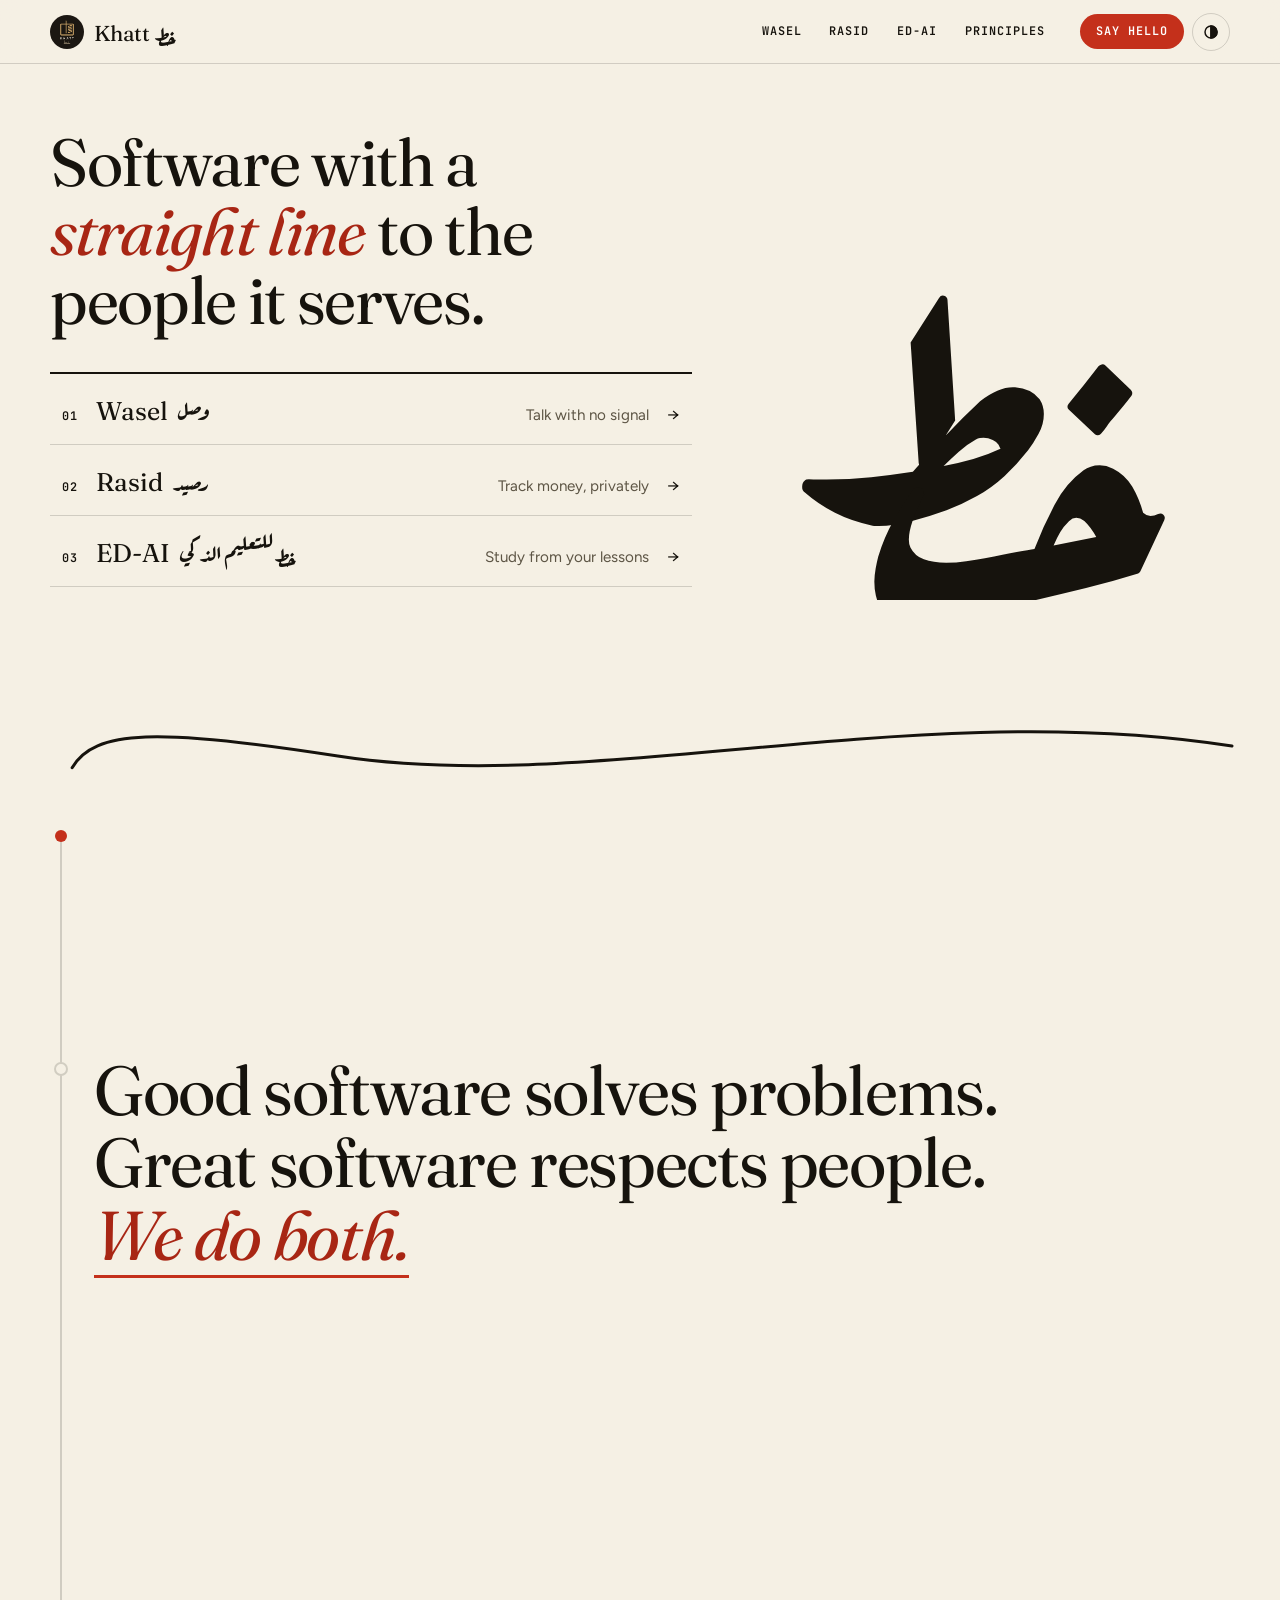
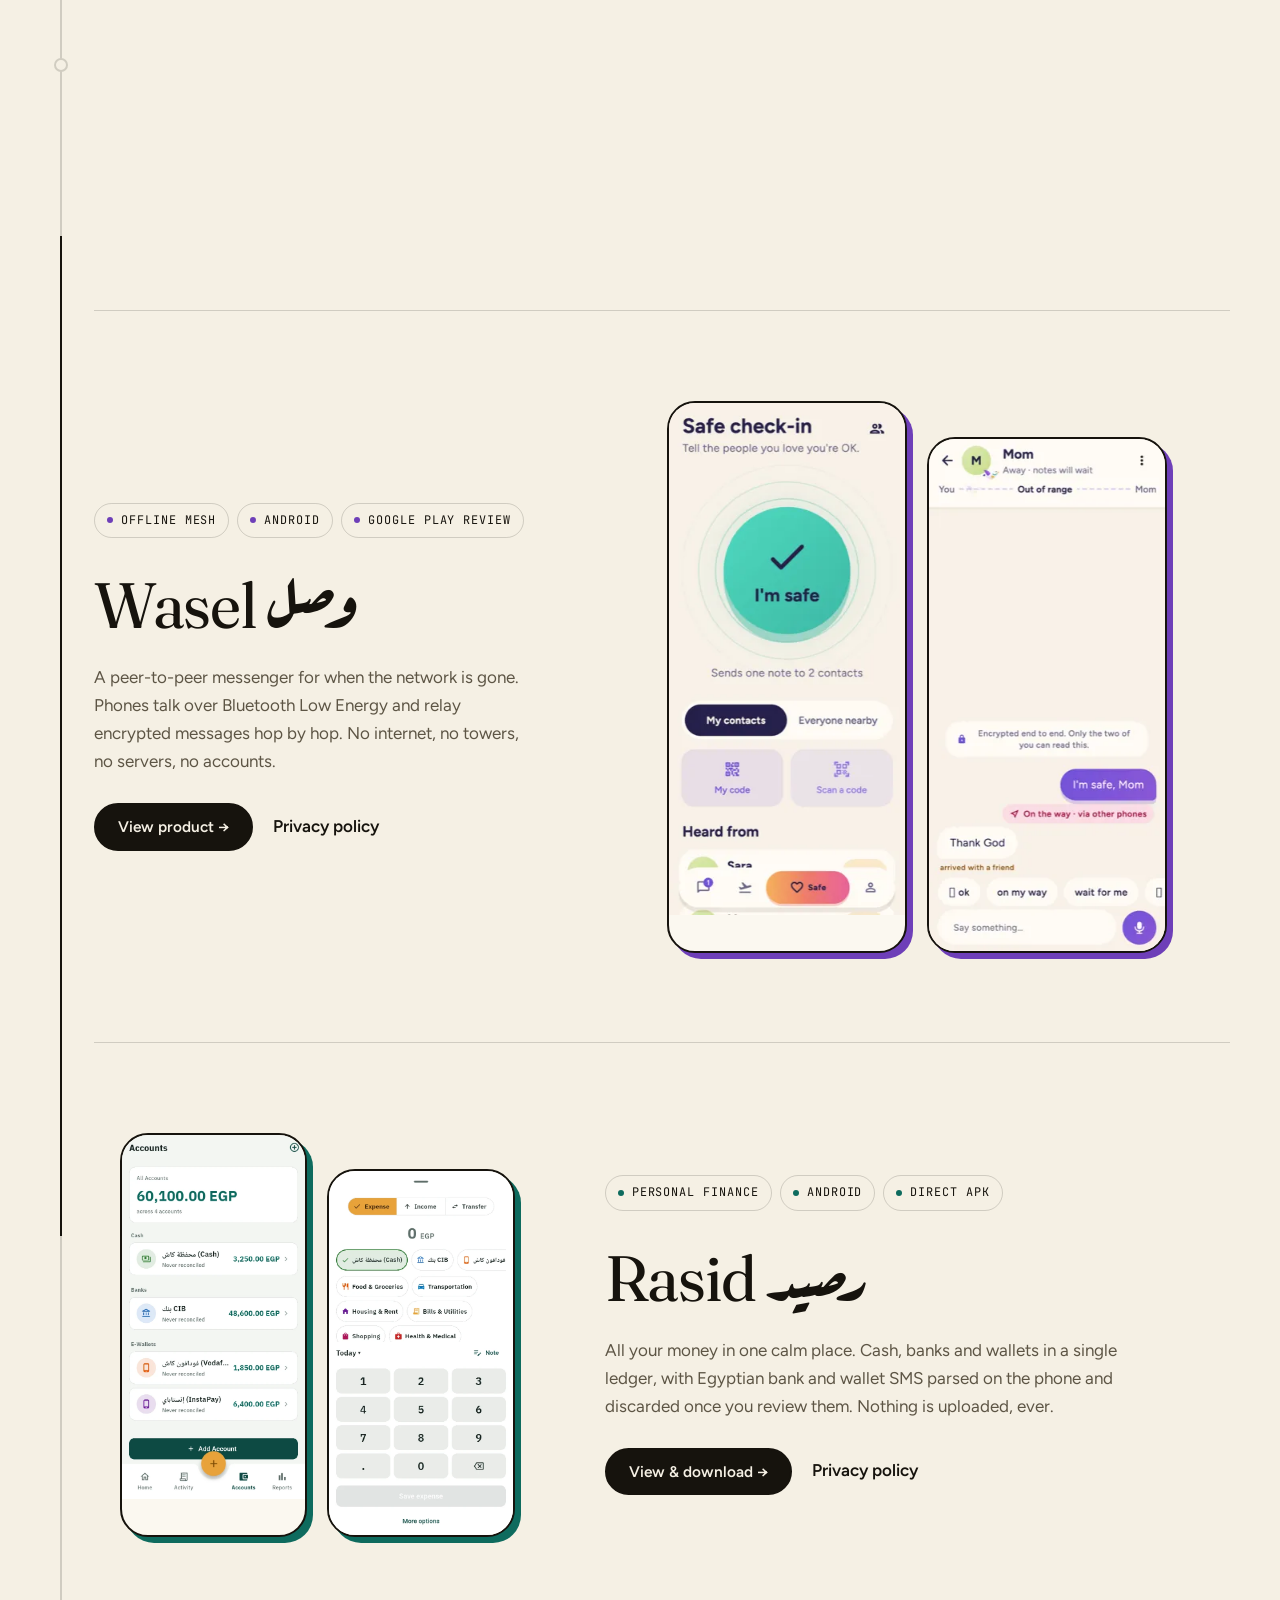
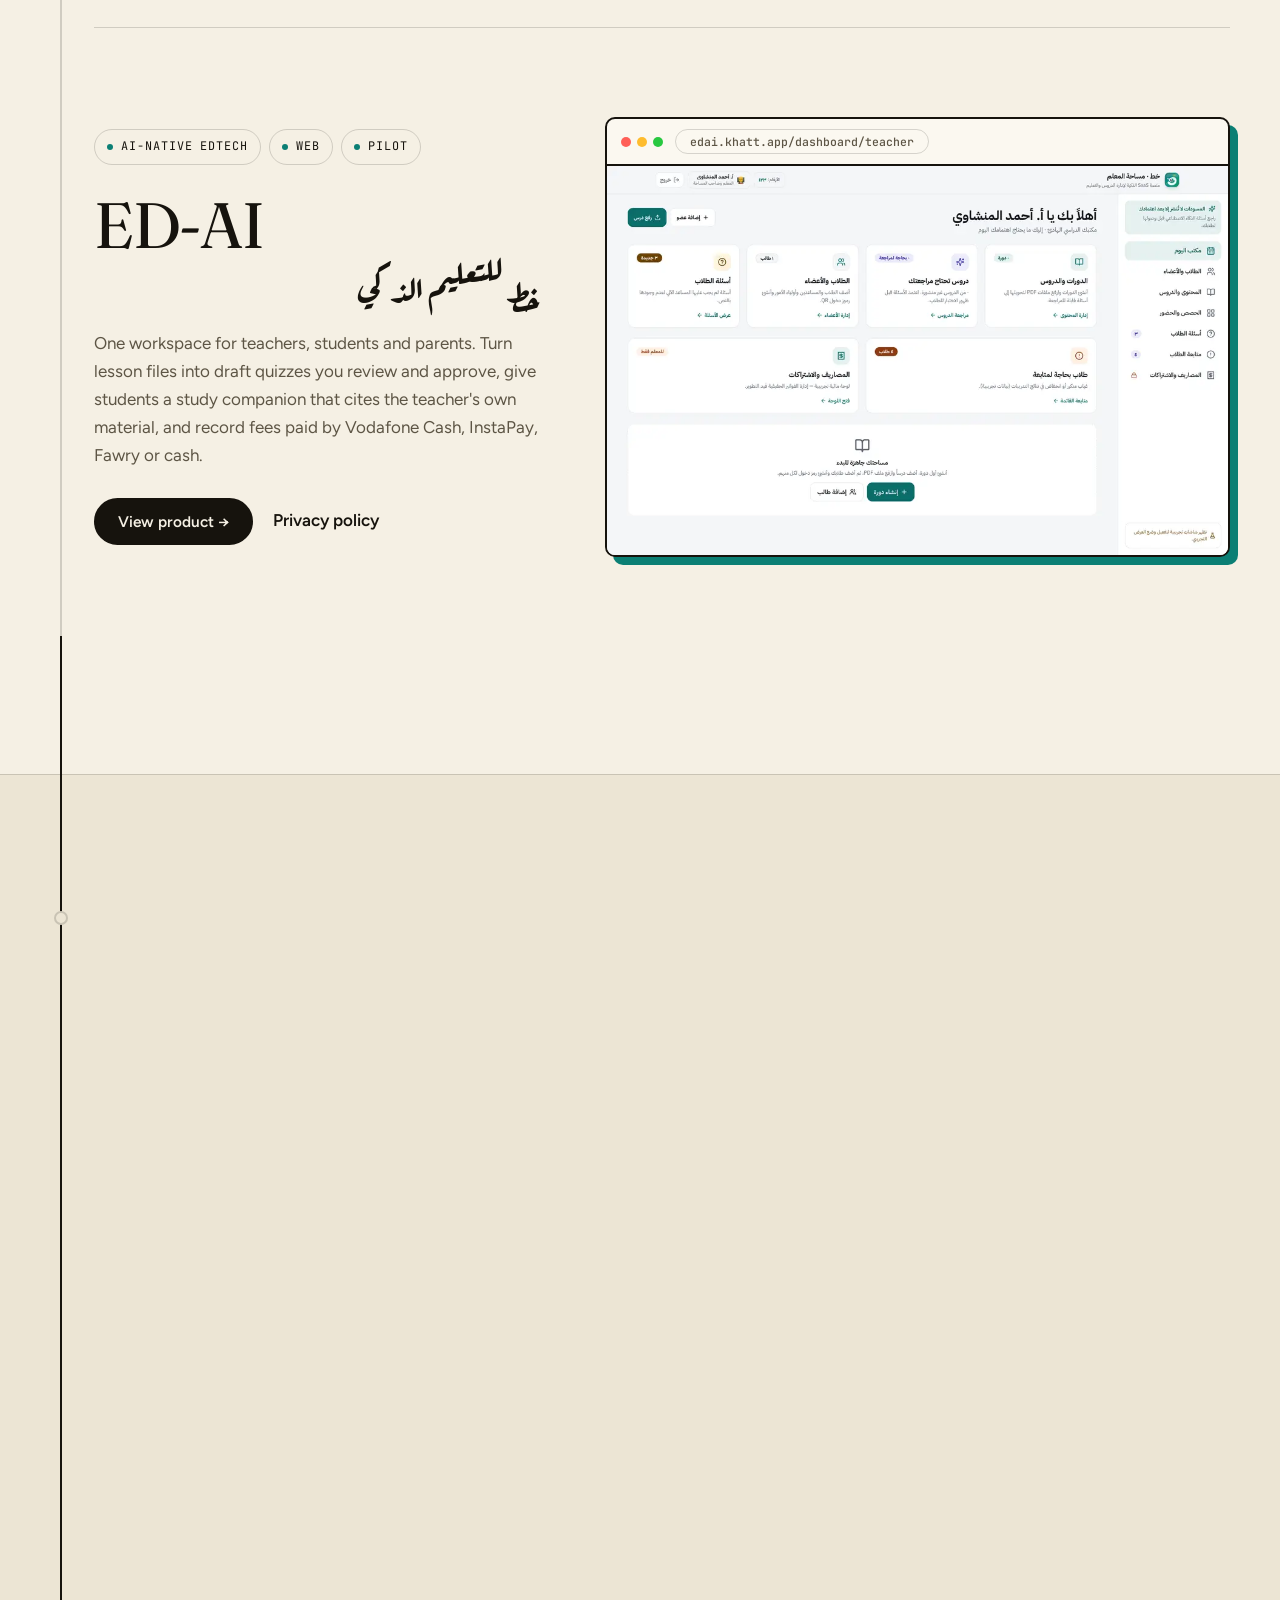
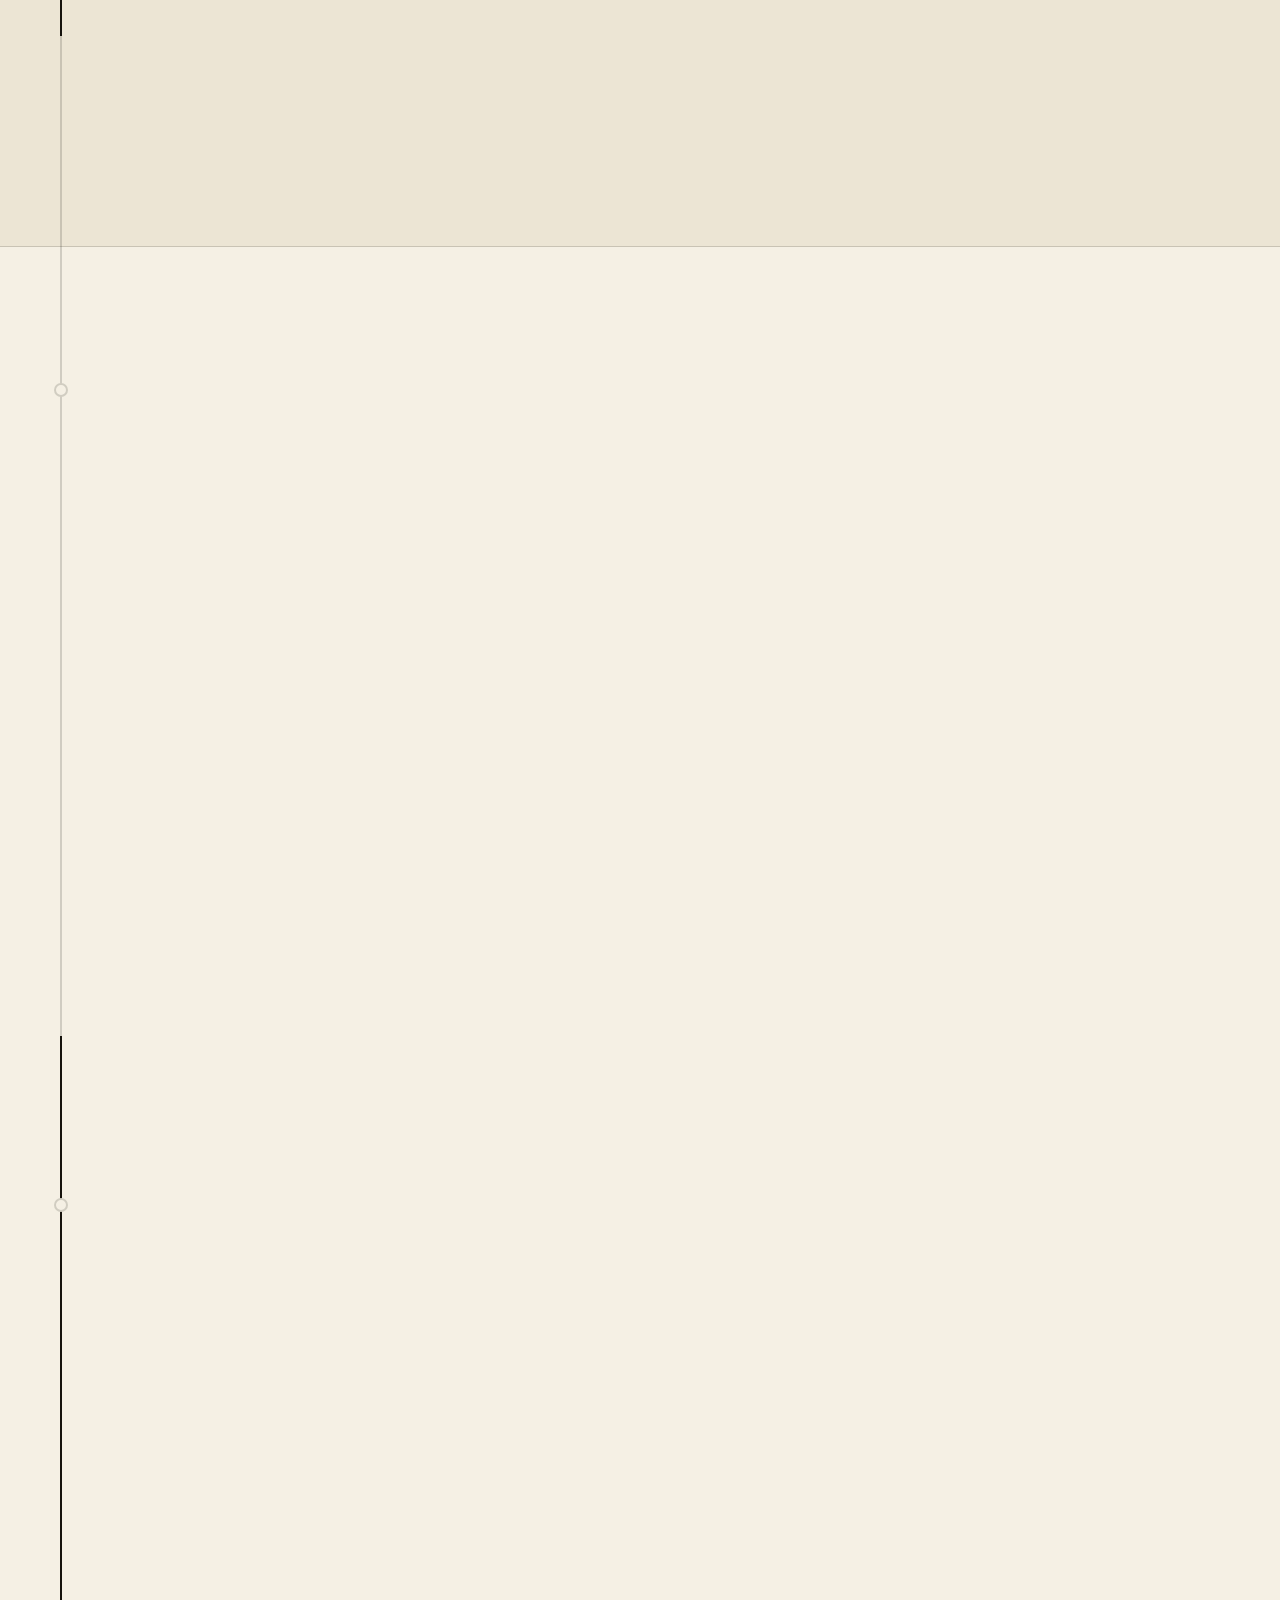
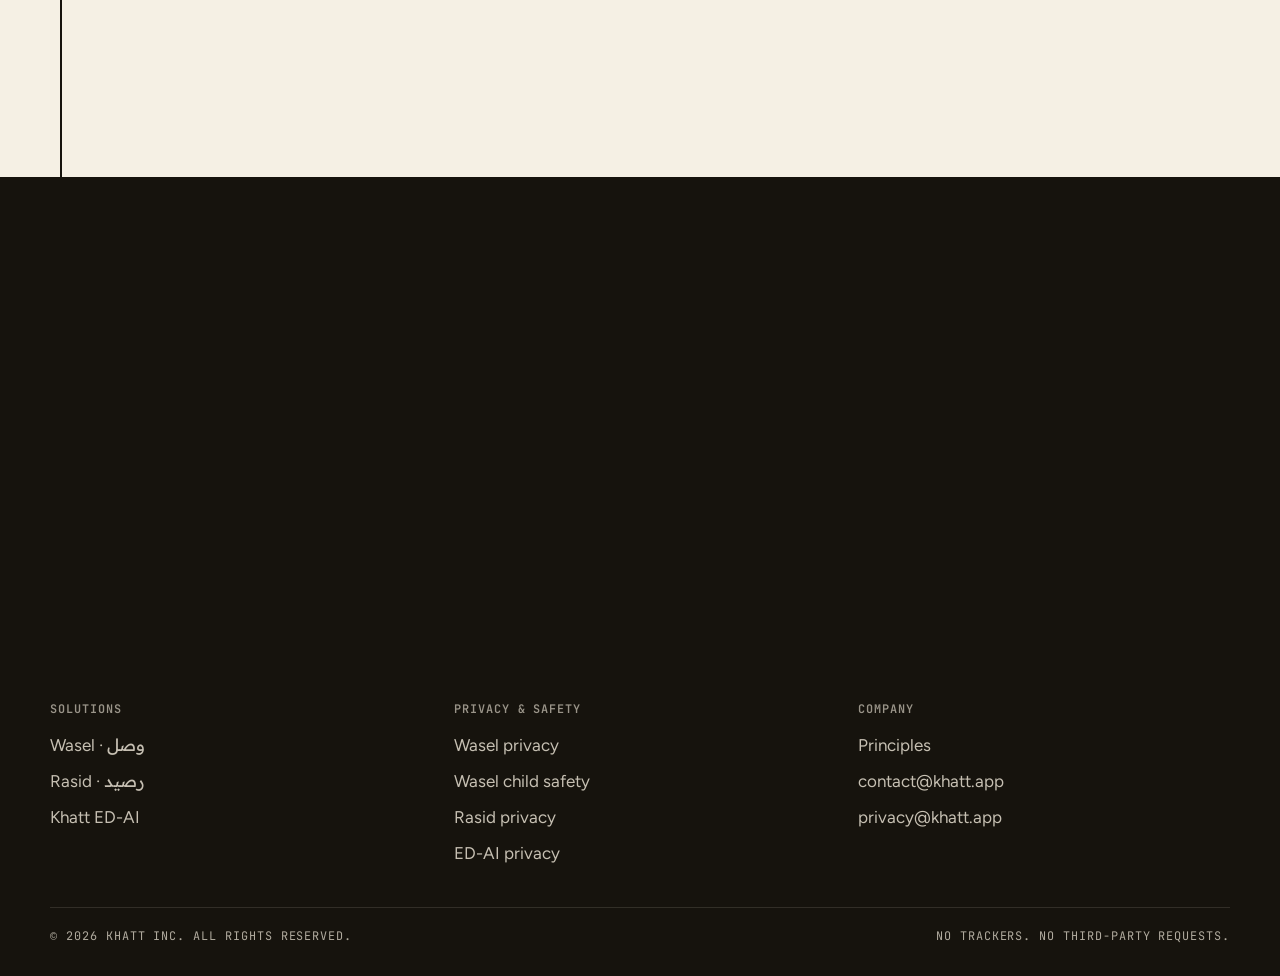
<file: index.html>
<!DOCTYPE html>
<html lang="en">
<head>
  <meta charset="utf-8">
  <meta name="viewport" content="width=device-width, initial-scale=1">
  <title>Khatt — Software crafted for real life | شركة خط للبرمجيات</title>
  <meta name="description" content="Khatt is a Cairo software studio building honest, privacy-first products: Wasel offline mesh messenger, Rasid private ledger for Egypt, and Khatt ED-AI grounded learning workspace.">
  <meta http-equiv="Content-Security-Policy" content="default-src 'self'; img-src 'self' data:; font-src 'self'; style-src 'self'; script-src 'self'; base-uri 'none'; form-action 'none'">
  <meta name="theme-color" content="#f5f0e4" media="(prefers-color-scheme: light)">
  <meta name="theme-color" content="#110e09" media="(prefers-color-scheme: dark)">
  <link rel="canonical" href="https://khatt-inc.github.io/">
  <link rel="icon" href="/assets/img/favicon.svg" type="image/svg+xml">
  <link rel="icon" href="/assets/img/favicon.png" type="image/png" sizes="48x48">
  <link rel="apple-touch-icon" href="/assets/img/apple-touch-icon.png">
  <meta property="og:type" content="website">
  <meta property="og:title" content="Khatt — Software crafted for real life | شركة خط للبرمجيات">
  <meta property="og:description" content="Offline mesh messaging, private personal finance for Egypt, and grounded AI education. No trackers, no surveillance.">
  <meta property="og:url" content="https://khatt-inc.github.io/">
  <meta property="og:image" content="https://khatt-inc.github.io/assets/img/khatt-logo.png">
  <meta name="twitter:card" content="summary">
  <link rel="preload" href="/assets/fonts/Fraunces.woff2" as="font" type="font/woff2" crossorigin>
  <link rel="preload" href="/assets/fonts/ArefRuqaa-Bold.woff2" as="font" type="font/woff2" crossorigin>
  <link rel="preload" href="/assets/fonts/Figtree.ttf" as="font" type="font/ttf" crossorigin>
  <link rel="stylesheet" href="/assets/css/style.css?v=7">
  <script src="/assets/js/theme.js"></script>
</head>
<body>
  <a class="skip" href="#main">Skip to content</a>

  <header class="nav">
    <div class="nav-in">
      <a class="brand" href="/" aria-label="Khatt home"><img class="brand-logo" src="/assets/img/khatt-logo.png" alt="" width="34" height="34"><span class="brand-word">Khatt <span class="ar" lang="ar" dir="rtl">خط</span></span></a>
      <nav class="links" id="links" aria-label="Main">
        <a href="/wasel/">Wasel</a><a href="/rasid/">Rasid</a><a href="/ed-ai/">ED-AI</a>
        <a href="/#principles">Principles</a>
        <a href="/#contact" class="m-only">Say hello</a>
      </nav>
      <div class="nav-right">
        <a class="nav-cta" href="/#contact">Say hello</a>
        <button class="icon-btn" id="theme" type="button" aria-label="Switch theme"><svg viewBox="0 0 24 24" width="18" height="18" fill="none" stroke="currentColor" stroke-width="2" aria-hidden="true"><circle cx="12" cy="12" r="8"/><path d="M12 4v16" /><path d="M12 4a8 8 0 0 1 0 16z" fill="currentColor"/></svg></button>
        <button class="icon-btn menu-btn" id="menu" type="button" aria-label="Menu" aria-expanded="false" aria-controls="links"><svg viewBox="0 0 24 24" width="18" height="18" fill="none" stroke="currentColor" stroke-width="2" stroke-linecap="round" aria-hidden="true"><path class="m1" d="M4 9h16"/><path class="m2" d="M4 15h16"/></svg></button>
      </div>
    </div>
  </header>

  <main id="main">
    <!-- Hero: the line begins -->
    <section class="hero">
      <div class="wrap">
        <div class="hero-copy">
          <h1>Software with a <em>straight line</em> to the people it serves.</h1>
          <ol class="routes" aria-label="Choose a Khatt product">
            <li><a href="/wasel/"><span class="r-n">01</span><span class="r-name">Wasel <span class="ar" lang="ar" dir="rtl">وصل</span></span><span class="r-d">Talk with no signal</span><span class="r-go" aria-hidden="true">→</span></a></li>
            <li><a href="/rasid/"><span class="r-n">02</span><span class="r-name">Rasid <span class="ar" lang="ar" dir="rtl">رصيد</span></span><span class="r-d">Track money, privately</span><span class="r-go" aria-hidden="true">→</span></a></li>
            <li><a href="/ed-ai/"><span class="r-n">03</span><span class="r-name">ED-AI <span class="ar" lang="ar" dir="rtl">خط للتعليم الذكي</span></span><span class="r-d">Study from your lessons</span><span class="r-go" aria-hidden="true">→</span></a></li>
          </ol>
        </div>
        <p class="hero-ar" lang="ar" dir="rtl" aria-hidden="true">خط</p>
      </div>
      <svg class="swash" viewBox="0 0 1100 160" preserveAspectRatio="none" fill="none" stroke="currentColor" stroke-width="3" stroke-linecap="round" aria-hidden="true" focusable="false"><path class="draw" pathLength="1" vector-effect="non-scaling-stroke" d="M1100 70 C800 20 500 120 260 80 S0 60 0 160"/></svg>
    </section>

    <div class="trail">
      <div class="spine" aria-hidden="true"><svg viewBox="0 0 2 1000" preserveAspectRatio="none" width="100%" height="100%" fill="none" stroke-width="2"><path class="spine-track" d="M1 0V1000" vector-effect="non-scaling-stroke"/><path class="spine-fill" d="M1 0V1000" pathLength="1" vector-effect="non-scaling-stroke" stroke-dasharray="1" stroke-dashoffset="1"/></svg><span class="pen"></span></div>

      <!-- Statement -->
      <section class="sec">
        <div class="wrap">
          <span class="node" aria-hidden="true"></span>
          <p class="statement reveal">Good software solves problems.<br>Great software respects people.<br><em>We do both.</em></p>
          <div class="rails reveal">
            <p class="rails-label">built around the rails Egypt actually uses</p>
            <span>CIB</span><span>NBE</span><span>Banque Misr</span><span>QNB</span><span>Vodafone Cash</span><span>InstaPay</span><span>Fawry</span>
          </div>
        </div>
      </section>

      <!-- Products -->
      <section class="sec" id="products">
        <div class="wrap">
          <span class="node" aria-hidden="true"></span>
          <div class="sec-head">
            <span class="kicker reveal">featured products</span>
            <h2 class="reveal d1">Three products. <em>One standard.</em></h2>
            <p class="reveal d2">Each one starts from the same question: what does this need from the cloud, and can we do without it?</p>
          </div>

          <article class="station" id="wasel" data-product="wasel">
            <svg class="fig st-fig" viewBox="0 0 480 320" fill="none" stroke="currentColor" stroke-width="3" stroke-linecap="round" stroke-linejoin="round" aria-hidden="true" focusable="false"><path class="draw" pathLength="1" d="M60 230 L170 120 L300 200 L400 80"/><path class="draw d2" pathLength="1" d="M300 200 L430 250"/><circle class="nd" cx="60" cy="230" r="10"/><circle class="nd" cx="170" cy="120" r="10"/><circle class="nd" cx="300" cy="200" r="10"/><circle class="nd" cx="400" cy="80" r="10"/><circle class="nd" cx="430" cy="250" r="10"/><circle class="ring" cx="60" cy="230" r="10"/><circle class="ring" cx="300" cy="200" r="10"/><circle class="ring" cx="400" cy="80" r="10"/></svg>
            <div class="st-copy">
              <ul class="chips"><li>Offline mesh</li><li>Android</li><li>Google Play review</li></ul>
              <h3>Wasel <span class="ar" lang="ar" dir="rtl">وصل</span></h3>
              <p>A peer-to-peer messenger for when the network is gone. Phones talk over Bluetooth Low Energy and relay encrypted messages hop by hop. No internet, no towers, no servers, no accounts.</p>
              <div class="work-actions">
                <a class="btn btn-solid st-link" href="/wasel/">View product →</a>
                <a class="st-sub" href="/wasel/privacy/">Privacy policy</a>
              </div>
            </div>
            <div class="st-media">
              <div class="phone"><img src="/assets/img/shot-05_safe_radar.webp" width="295" height="640" alt="Wasel radar showing nearby phones in the mesh" loading="lazy"></div>
              <div class="phone"><img src="/assets/img/shot-03_chat_detail.webp" width="295" height="640" alt="Wasel end-to-end encrypted chat" loading="lazy"></div>
            </div>
          </article>

          <article class="station" id="rasid" data-product="rasid">
            <svg class="fig st-fig" viewBox="0 0 480 320" fill="none" stroke="currentColor" stroke-width="3" stroke-linecap="round" stroke-linejoin="round" aria-hidden="true" focusable="false"><path class="draw" pathLength="1" d="M20 160 H460"/><path class="draw d1" pathLength="1" d="M90 160 V105 M165 160 V65 M270 160 V125 M370 160 V95"/><path class="draw d2" pathLength="1" d="M120 160 V205 M215 160 V255 M315 160 V195 M420 160 V225"/><path class="draw d3" pathLength="1" d="M240 160 L225 190 H255 Z"/><circle class="nd" cx="460" cy="160" r="10"/></svg>
            <div class="st-copy">
              <ul class="chips"><li>Personal finance</li><li>Android</li><li>Direct APK</li></ul>
              <h3>Rasid <span class="ar" lang="ar" dir="rtl">رصيد</span></h3>
              <p>All your money in one calm place. Cash, banks and wallets in a single ledger, with Egyptian bank and wallet SMS parsed on the phone and discarded once you review them. Nothing is uploaded, ever.</p>
              <div class="work-actions">
                <a class="btn btn-solid st-link" href="/rasid/">View &amp; download →</a>
                <a class="st-sub" href="/rasid/privacy/">Privacy policy</a>
              </div>
            </div>
            <div class="st-media">
              <div class="phone"><img src="/assets/img/rasid/app-accounts.webp" width="570" height="1131" alt="Rasid accounts screen listing cash, CIB, Vodafone Cash and InstaPay balances" loading="lazy"></div>
              <div class="phone"><img src="/assets/img/rasid/app-quick-add.webp" width="570" height="1131" alt="Rasid quick add sheet with category chips and number pad" loading="lazy"></div>
            </div>
          </article>

          <article class="station" id="edai" data-product="edai">
            <svg class="fig st-fig" viewBox="0 0 480 320" fill="none" stroke="currentColor" stroke-width="3" stroke-linecap="round" stroke-linejoin="round" aria-hidden="true" focusable="false"><path class="draw" pathLength="1" d="M20 70 H460 M20 130 H460 M20 190 H460 M20 250 H460"/><path class="draw d1" pathLength="1" d="M70 30 V290"/><path class="draw d2" pathLength="1" d="M100 120 C130 90 150 150 180 118 S230 100 255 124"/><path class="draw d3" pathLength="1" d="M100 140 C180 150 260 150 330 138"/><path class="draw d3" pathLength="1" d="M360 118 l16 16 l34 -40"/></svg>
            <div class="st-copy">
              <ul class="chips"><li>AI-native EdTech</li><li>Web</li><li>Pilot</li></ul>
              <h3>ED-AI <span class="ar" lang="ar" dir="rtl">خط للتعليم الذكي</span></h3>
              <p>One workspace for teachers, students and parents. Turn lesson files into draft quizzes you review and approve, give students a study companion that cites the teacher's own material, and record fees paid by Vodafone Cash, InstaPay, Fawry or cash.</p>
              <div class="work-actions">
                <a class="btn btn-solid st-link" href="/ed-ai/">View product →</a>
                <a class="st-sub" href="/ed-ai/privacy/">Privacy policy</a>
              </div>
            </div>
            <div class="st-media">
              <div class="browser-frame">
                <div class="browser-bar"><div class="browser-dots"><span class="dot-r"></span><span class="dot-y"></span><span class="dot-g"></span></div><div class="browser-url">edai.khatt.app/dashboard/teacher</div></div>
                <div class="browser-content"><img src="/assets/img/ed-ai/teacher-command-center.webp" width="1024" height="640" alt="Khatt ED-AI teacher command center" loading="lazy"></div>
              </div>
            </div>
          </article>
        </div>
      </section>

    <!-- Matrix -->
    <section class="sec alt" id="matrix">
      <div class="wrap">
        <span class="node" aria-hidden="true"></span>
        <div class="sec-head">
          <span class="kicker reveal">side by side</span>
          <h2 class="reveal d1">Different missions, <em>same discipline.</em></h2>
        </div>
        <div class="matrix-wrap reveal d1">
          <table class="matrix-table">
            <thead>
              <tr>
                <th scope="col" class="col-feature">Dimension</th>
                <th scope="col">Wasel <small>Offline mesh</small></th>
                <th scope="col">Rasid <small>Personal ledger</small></th>
                <th scope="col">ED-AI <small>Smart EdTech</small></th>
              </tr>
            </thead>
            <tbody>
              <tr><td class="col-feature">Role</td><td>Peer-to-peer messaging and local relays without internet.</td><td>Personal expense ledger with bank SMS ingestion.</td><td>Curriculum assistant for teachers, students and parents.</td></tr>
              <tr><td class="col-feature">Platform</td><td>Android app</td><td>Android app</td><td>Web app</td></tr>
              <tr><td class="col-feature">Connectivity</td><td><strong>100% offline</strong> · BLE mesh</td><td><strong>100% on-device</strong> · zero network</td><td><strong>Cloud</strong> · tenant-isolated</td></tr>
              <tr><td class="col-feature">Privacy model</td><td>End-to-end encrypted messages, no accounts</td><td>Encrypted on-device ledger, no account</td><td>Teacher-approved content, cited answers, separate workspaces</td></tr>
              <tr><td class="col-feature">Audience</td><td>Off-grid communities, travellers, events</td><td>Individuals and families in Egypt</td><td>Egyptian teachers, tutors, schools, parents</td></tr>
              <tr><td class="col-feature">Integrations</td><td>Bluetooth LE, Carrier Pigeon minigame</td><td>CIB, NBE, Banque Misr, QNB, Vodafone Cash, InstaPay</td><td>Vodafone Cash, InstaPay, Fawry payment records</td></tr>
              <tr><td class="col-feature">Access</td><td><a href="/wasel/">Google Play (in review)</a></td><td><a href="/rasid/">Direct APK</a></td><td><a href="/ed-ai/">Pilot access</a></td></tr>
            </tbody>
          </table>
        </div>
      </div>
    </section>

    <!-- Principles -->
    <section class="sec" id="principles">
      <div class="wrap">
        <span class="node" aria-hidden="true"></span>
        <div class="sec-head">
          <span class="kicker reveal">how we build</span>
          <h2 class="reveal d1">Three promises we keep <em>in code.</em></h2>
          <p class="reveal d2">Architecture decisions, not slogans. Each one is something you can check.</p>
        </div>
        <div class="rows">
          <div class="row reveal"><span class="n">01</span><h3>Works where it matters</h3><p>Core features run device to device and on device. The internet is an enhancement, never a single point of failure.</p></div>
          <div class="row reveal"><span class="n">02</span><h3>Private by design</h3><p>No tracker SDKs, no ad networks, no quiet data warehouse. What belongs on your phone stays on your phone.</p></div>
          <div class="row reveal"><span class="n">03</span><h3>Honest about limits</h3><p>We publish what our products do and what they cannot do, in plain words. No inflated claims.</p></div>
        </div>
      </div>
    </section>

      <!-- Contact -->
      <section class="sec contact" id="contact">
        <div class="wrap">
          <span class="node" aria-hidden="true"></span>
          <span class="kicker reveal">get in touch</span>
          <h2 class="reveal d1">Let's <em>talk.</em></h2>
          <p class="reveal d2">We welcome school pilots for ED-AI, mesh networking collaborations, privacy requests and security reports.</p>
          <div class="mail-list reveal d2">
            <a class="mail" href="mailto:contact@khatt.app">contact@khatt.app</a>
            <a class="mail" href="mailto:pilot@khatt.app">pilot@khatt.app</a>
            <a class="mail" href="mailto:privacy@khatt.app">privacy@khatt.app</a>
          </div>
        </div>
      </section>

      <div class="seal" aria-hidden="true" lang="ar">خط</div>
    </div>
  </main>

  <footer class="foot">
    <div class="wrap">
      <p class="foot-ar" lang="ar" dir="rtl" aria-hidden="true">خط</p>
      <div class="foot-cols">
        <div>
          <h4>Solutions</h4>
          <nav aria-label="Solutions">
            <a href="/wasel/">Wasel · وصل</a>
            <a href="/rasid/">Rasid · رصيد</a>
            <a href="/ed-ai/">Khatt ED-AI</a>
          </nav>
        </div>
        <div>
          <h4>Privacy &amp; safety</h4>
          <nav aria-label="Privacy">
            <a href="/wasel/privacy/">Wasel privacy</a>
            <a href="/wasel/child-safety/">Wasel child safety</a>
            <a href="/rasid/privacy/">Rasid privacy</a>
            <a href="/ed-ai/privacy/">ED-AI privacy</a>
          </nav>
        </div>
        <div>
          <h4>Company</h4>
          <nav aria-label="Company">
            <a href="/#principles">Principles</a>
            
            <a href="mailto:contact@khatt.app">contact@khatt.app</a>
            <a href="mailto:privacy@khatt.app">privacy@khatt.app</a>
          </nav>
        </div>
      </div>
      <div class="foot-bottom">
        <span>© <span id="year">2026</span> Khatt Inc. All rights reserved.</span>
        <span>No trackers. No third-party requests.</span>
      </div>
    </div>
  </footer>

  <script src="/assets/js/main.js?v=6" defer></script>
</body>
</html>
</file>
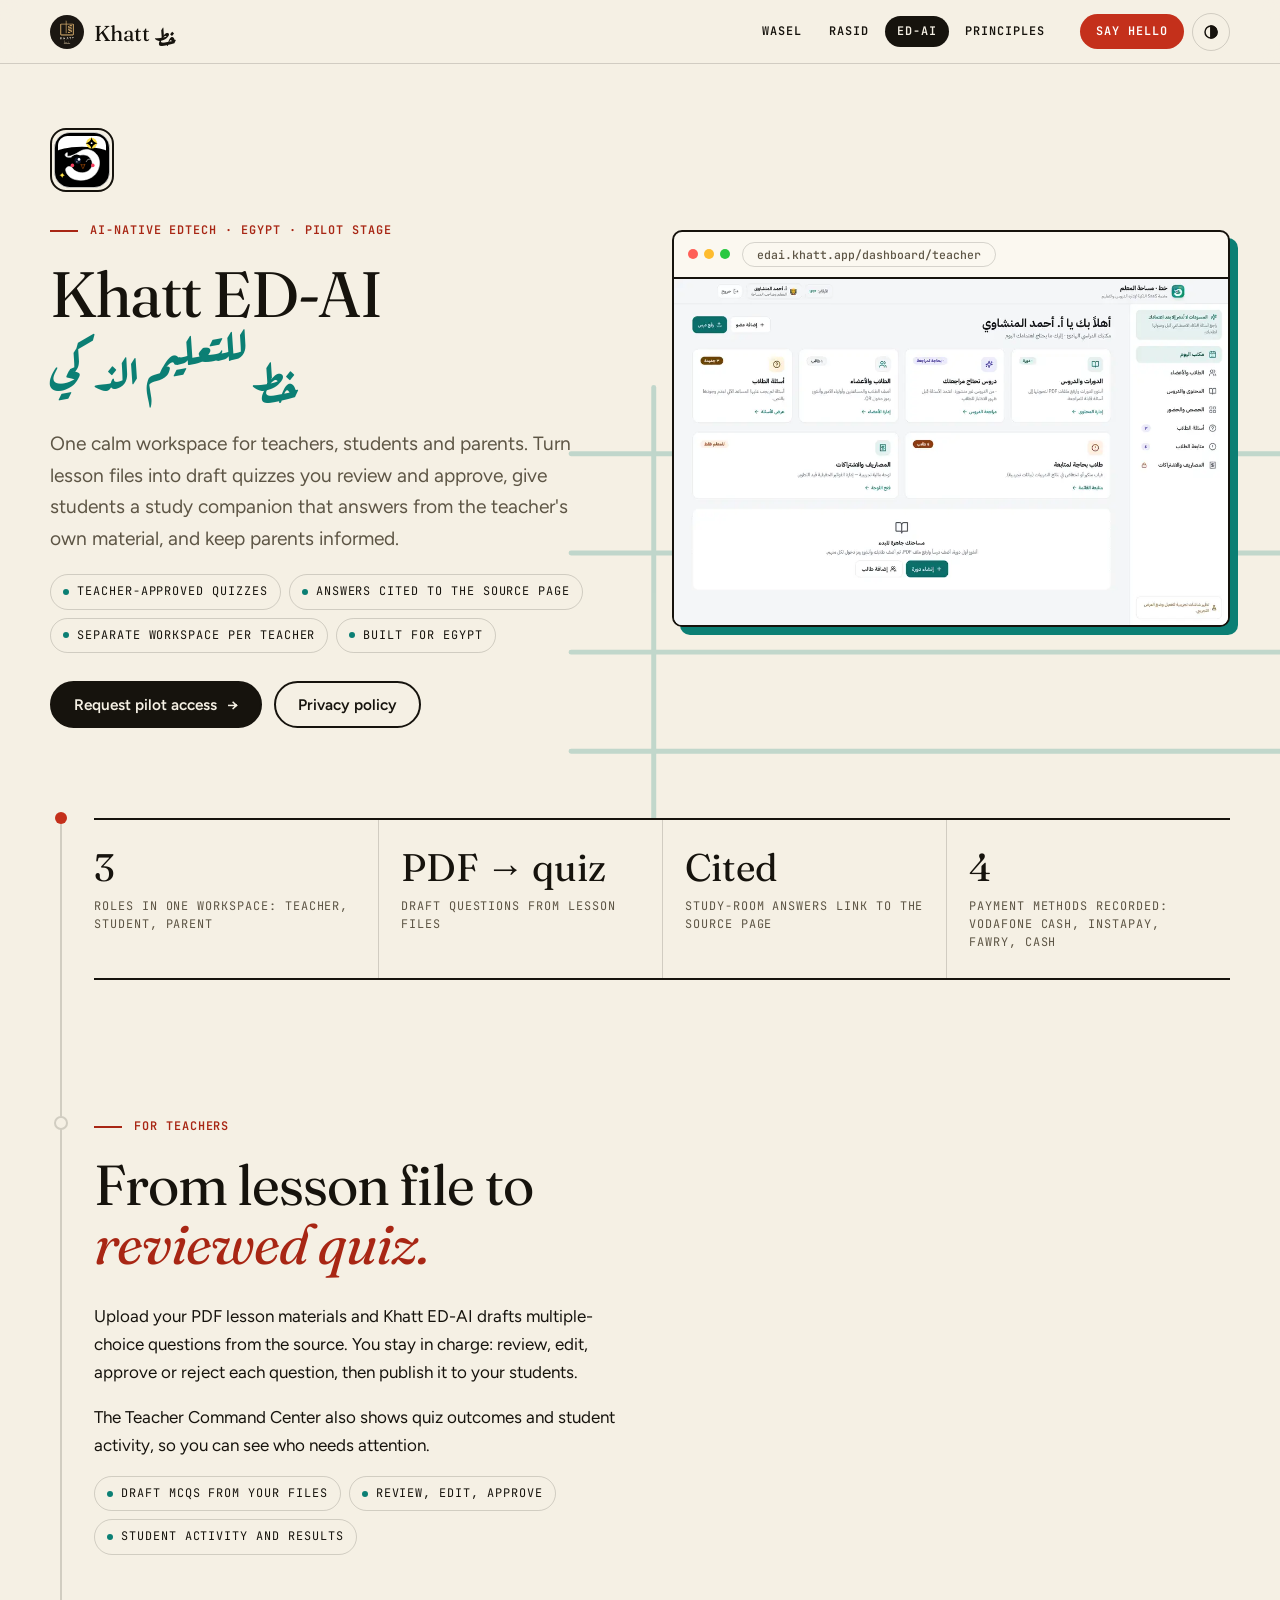
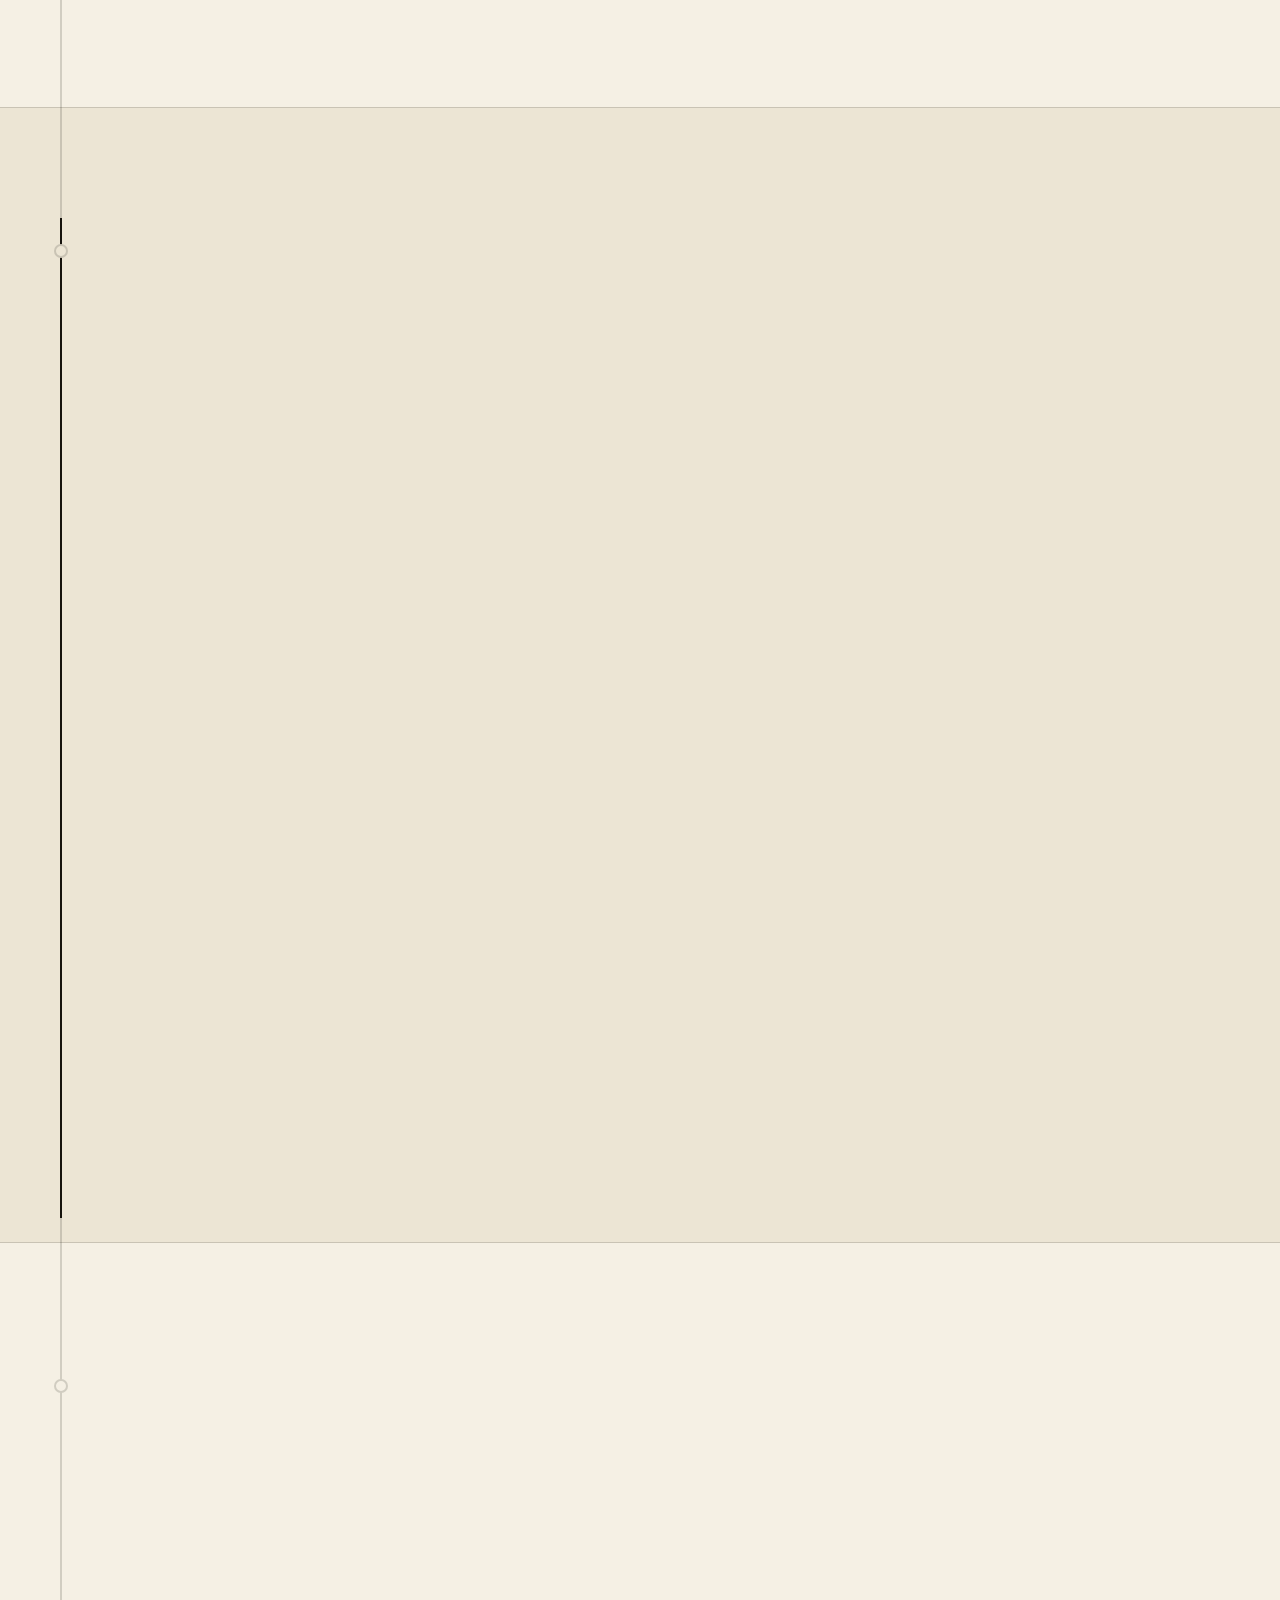
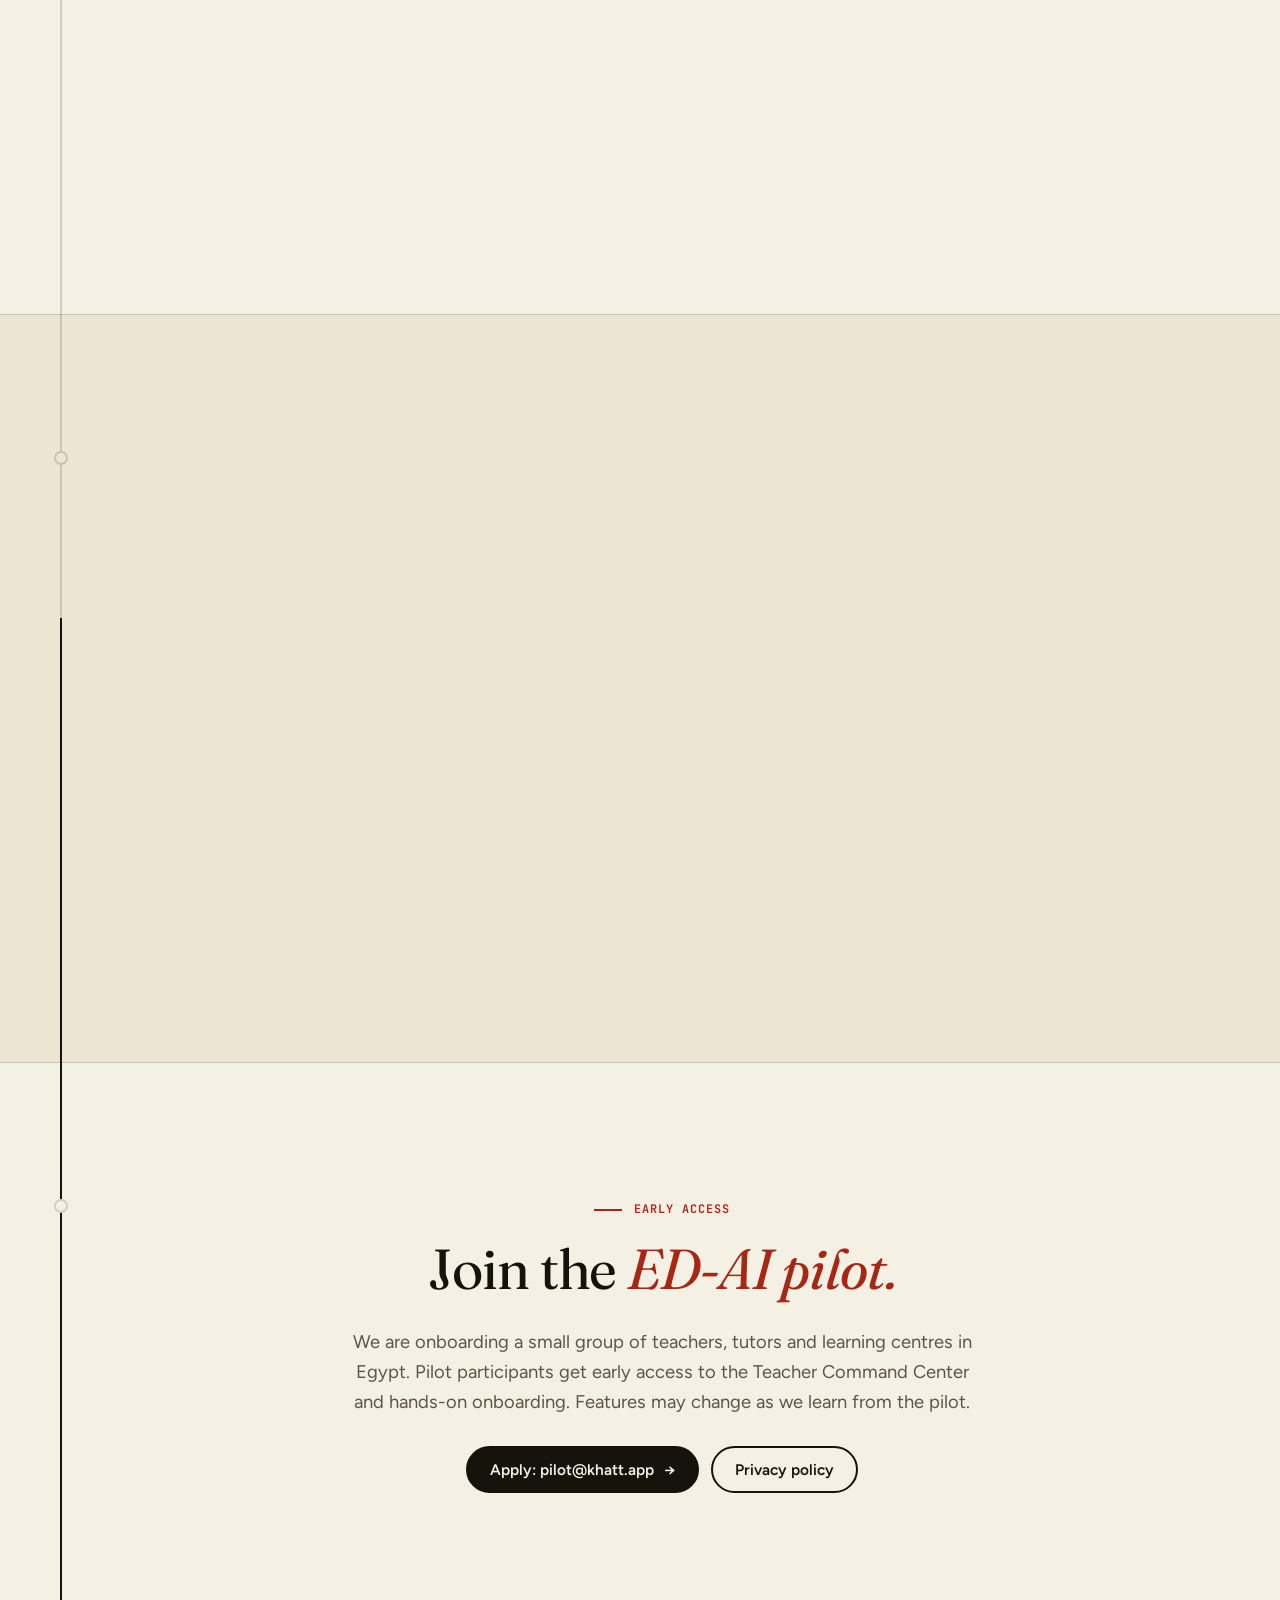
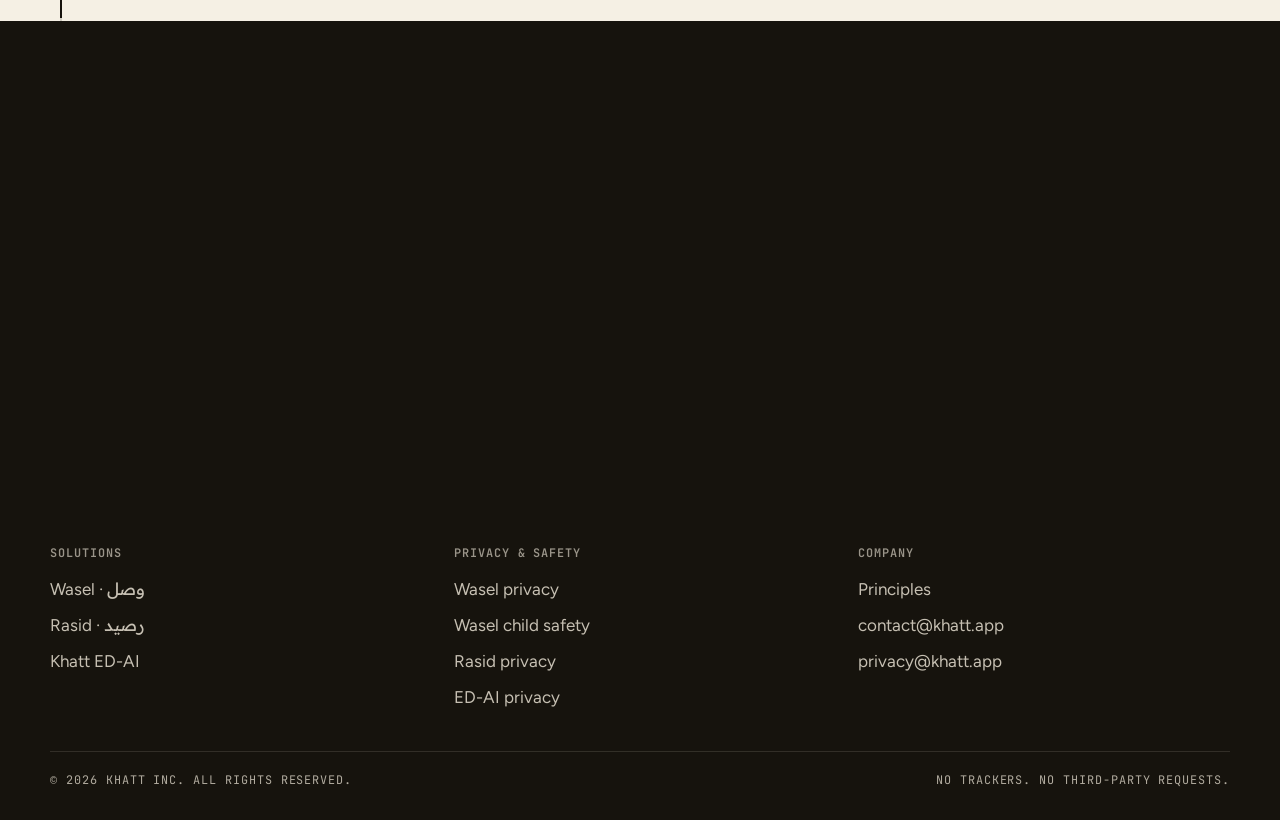
<file: ed-ai/index.html>
<!DOCTYPE html>
<html lang="en">
<head>
  <meta charset="utf-8">
  <meta name="viewport" content="width=device-width, initial-scale=1">
  <title>Khatt ED-AI (خط للتعليم الذكي) — AI-Native EdTech Workspace for Egypt | Khatt</title>
  <meta name="description" content="Khatt ED-AI is an AI-native workspace for teachers, students and parents in Egypt: draft quizzes from lesson files that teachers review, a study room whose answers cite the source page, and parent fee tracking.">
  <meta http-equiv="Content-Security-Policy" content="default-src 'self'; img-src 'self' data:; font-src 'self'; style-src 'self'; script-src 'self'; base-uri 'none'; form-action 'none'">
  <meta name="theme-color" content="#f5f0e4" media="(prefers-color-scheme: light)">
  <meta name="theme-color" content="#110e09" media="(prefers-color-scheme: dark)">
  <link rel="canonical" href="https://khatt-inc.github.io/ed-ai/">
  <link rel="icon" href="/assets/img/favicon.svg" type="image/svg+xml">
  <link rel="icon" href="/assets/img/favicon.png" type="image/png" sizes="48x48">
  <link rel="apple-touch-icon" href="/assets/img/apple-touch-icon.png">
  <meta property="og:type" content="website">
  <meta property="og:title" content="Khatt ED-AI (خط للتعليم الذكي) — AI-Native EdTech Platform for Egypt">
  <meta property="og:description" content="Grounded AI study room, teacher command center, and Egyptian payments via Fawry, Vodafone Cash, and InstaPay.">
  <meta property="og:url" content="https://khatt-inc.github.io/ed-ai/">
  <meta property="og:image" content="https://khatt-inc.github.io/assets/img/ed-ai/teacher-command-center.webp">
  <meta name="twitter:card" content="summary_large_image">
  <link rel="preload" href="/assets/fonts/Fraunces.woff2" as="font" type="font/woff2" crossorigin>
  <link rel="preload" href="/assets/fonts/ArefRuqaa-Bold.woff2" as="font" type="font/woff2" crossorigin>
  <link rel="preload" href="/assets/fonts/Figtree.ttf" as="font" type="font/ttf" crossorigin>
  <link rel="stylesheet" href="/assets/css/style.css?v=7">
  <script src="/assets/js/theme.js"></script>
</head>
<body data-product="edai">
  <a class="skip" href="#main">Skip to content</a>

  <header class="nav">
    <div class="nav-in">
      <a class="brand" href="/" aria-label="Khatt home"><img class="brand-logo" src="/assets/img/khatt-logo.png" alt="" width="34" height="34"><span class="brand-word">Khatt <span class="ar" lang="ar" dir="rtl">خط</span></span></a>
      <nav class="links" id="links" aria-label="Main">
        <a href="/wasel/">Wasel</a><a href="/rasid/">Rasid</a><a href="/ed-ai/" aria-current="page">ED-AI</a>
        <a href="/#principles">Principles</a>
        <a href="/#contact" class="m-only">Say hello</a>
      </nav>
      <div class="nav-right">
        <a class="nav-cta" href="/#contact">Say hello</a>
        <button class="icon-btn" id="theme" type="button" aria-label="Switch theme"><svg viewBox="0 0 24 24" width="18" height="18" fill="none" stroke="currentColor" stroke-width="2" aria-hidden="true"><circle cx="12" cy="12" r="8"/><path d="M12 4v16" /><path d="M12 4a8 8 0 0 1 0 16z" fill="currentColor"/></svg></button>
        <button class="icon-btn menu-btn" id="menu" type="button" aria-label="Menu" aria-expanded="false" aria-controls="links"><svg viewBox="0 0 24 24" width="18" height="18" fill="none" stroke="currentColor" stroke-width="2" stroke-linecap="round" aria-hidden="true"><path class="m1" d="M4 9h16"/><path class="m2" d="M4 15h16"/></svg></button>
      </div>
    </div>
  </header>

  <main id="main">
    <section class="p-hero">
      <svg class="fig p-fig" viewBox="0 0 480 320" fill="none" stroke="currentColor" stroke-width="3" stroke-linecap="round" stroke-linejoin="round" aria-hidden="true" focusable="false"><path class="draw" pathLength="1" d="M20 70 H460 M20 130 H460 M20 190 H460 M20 250 H460"/><path class="draw d1" pathLength="1" d="M70 30 V290"/><path class="draw d2" pathLength="1" d="M100 120 C130 90 150 150 180 118 S230 100 255 124"/><path class="draw d3" pathLength="1" d="M100 140 C180 150 260 150 330 138"/><path class="draw d3" pathLength="1" d="M360 118 l16 16 l34 -40"/></svg>
      <div class="wrap">
        <div>
          <img class="logo-mark" src="/assets/img/ed-ai/ed-ai-logo.svg" alt="Khatt ED-AI mark" width="72" height="72">
          <span class="kicker">AI-native EdTech · Egypt · Pilot stage</span>
          <h1>Khatt ED-AI <span class="ar" lang="ar" dir="rtl">خط للتعليم الذكي</span></h1>
          <p class="lead">One calm workspace for teachers, students and parents. Turn lesson files into draft quizzes you review and approve, give students a study companion that answers from the teacher's own material, and keep parents informed.</p>
          <ul class="tags">
            <li>Teacher-approved quizzes</li>
            <li>Answers cited to the source page</li>
            <li>Separate workspace per teacher</li>
            <li>Built for Egypt</li>
          </ul>
          <div class="btn-row">
            <a class="btn btn-solid" href="#pilot">Request pilot access <span aria-hidden="true">→</span></a>
            <a class="btn btn-line" href="/ed-ai/privacy/">Privacy policy</a>
          </div>
        </div>
        <div class="p-media">
          <div class="browser-frame">
            <div class="browser-bar"><div class="browser-dots"><span class="dot-r"></span><span class="dot-y"></span><span class="dot-g"></span></div><div class="browser-url">edai.khatt.app/dashboard/teacher</div></div>
            <div class="browser-content"><img src="/assets/img/ed-ai/teacher-command-center.webp" width="1024" height="640" alt="Khatt ED-AI teacher command center"></div>
          </div>
        </div>
      </div>
    </section>

    <div class="trail">
      <div class="spine" aria-hidden="true"><svg viewBox="0 0 2 1000" preserveAspectRatio="none" width="100%" height="100%" fill="none" stroke-width="2"><path class="spine-track" d="M1 0V1000" vector-effect="non-scaling-stroke"/><path class="spine-fill" d="M1 0V1000" pathLength="1" vector-effect="non-scaling-stroke" stroke-dasharray="1" stroke-dashoffset="1"/></svg><span class="pen"></span></div>


    <section class="wrap">
      <div class="stat-row">
        <div class="stat"><b>3</b><span>roles in one workspace: teacher, student, parent</span></div>
        <div class="stat"><b>PDF → quiz</b><span>draft questions from lesson files</span></div>
        <div class="stat"><b>Cited</b><span>study-room answers link to the source page</span></div>
        <div class="stat"><b>4</b><span>payment methods recorded: Vodafone Cash, InstaPay, Fawry, cash</span></div>
      </div>
    </section>

    <section class="sec" id="teachers">
      <div class="wrap">
        <span class="node" aria-hidden="true"></span>
        <div class="split">
          <div class="reveal">
            <span class="kicker">For teachers</span>
            <h2>From lesson file to <em>reviewed quiz.</em></h2>
            <p>Upload your PDF lesson materials and Khatt ED-AI drafts multiple-choice questions from the source. You stay in charge: review, edit, approve or reject each question, then publish it to your students.</p>
            <p>The Teacher Command Center also shows quiz outcomes and student activity, so you can see who needs attention.</p>
            <ul class="tags">
              <li>Draft MCQs from your files</li>
              <li>Review, edit, approve</li>
              <li>Student activity and results</li>
            </ul>
          </div>
          <div class="media reveal d1">
            <div class="browser-frame">
              <div class="browser-bar"><div class="browser-dots"><span class="dot-r"></span><span class="dot-y"></span><span class="dot-g"></span></div><div class="browser-url">edai.khatt.app/dashboard/teacher</div></div>
              <div class="browser-content"><img src="/assets/img/ed-ai/teacher-command-center.webp" width="1024" height="640" alt="Teacher command center" loading="lazy"></div>
            </div>
          </div>
        </div>
      </div>
    </section>

    <section class="sec alt" id="students">
      <div class="wrap">
        <span class="node" aria-hidden="true"></span>
        <div class="split">
          <div class="media reveal">
            <div class="browser-frame">
              <div class="browser-bar"><div class="browser-dots"><span class="dot-r"></span><span class="dot-y"></span><span class="dot-g"></span></div><div class="browser-url">edai.khatt.app/student/study-room</div></div>
              <div class="browser-content"><img src="/assets/img/ed-ai/student-study-room.webp" width="1024" height="624" alt="Student study room" loading="lazy"></div>
            </div>
          </div>
          <div class="reveal d1">
            <span class="kicker">For students</span>
            <h2>A study companion that <em>shows its sources.</em></h2>
            <p>Students open an enrolled course, read the lesson and ask questions in the Study Room. Answers are grounded in the teacher-approved material, with the page and the exact excerpt cited so a student can check it for themselves.</p>
            <p>When they are ready, they take the teacher's published quiz and see their results.</p>
          </div>
        </div>
        <div class="split reveal">
          <div>
            <h2>Ask, read, <em>check.</em></h2>
            <p>The interactive study room keeps the conversation tied to the lesson, so questions about the chapter get answers from the chapter.</p>
          </div>
          <div class="media">
            <div class="browser-frame">
              <div class="browser-bar"><div class="browser-dots"><span class="dot-r"></span><span class="dot-y"></span><span class="dot-g"></span></div><div class="browser-url">edai.khatt.app/student/interactive-ai</div></div>
              <div class="browser-content"><img src="/assets/img/ed-ai/interactive-ai.webp" width="1024" height="640" alt="Interactive AI study room conversation" loading="lazy"></div>
            </div>
          </div>
        </div>
      </div>
    </section>

    <section class="sec" id="parents">
      <div class="wrap">
        <span class="node" aria-hidden="true"></span>
        <div class="split">
          <div class="reveal">
            <span class="kicker">For parents &amp; fees</span>
            <h2>Progress you can see, <em>fees you can track.</em></h2>
            <p>Parents linked to their child see the progress they are authorised to see. The billing view records each payment by Vodafone Cash, InstaPay, Fawry or cash, so dues and receipts are no longer scattered across chats and notebooks.</p>
            <div class="notice">WhatsApp progress reports are on our roadmap and will launch only after parent consent and messaging rules are in place.</div>
          </div>
          <div class="media reveal d1">
            <div class="browser-frame">
              <div class="browser-bar"><div class="browser-dots"><span class="dot-r"></span><span class="dot-y"></span><span class="dot-g"></span></div><div class="browser-url">edai.khatt.app/parent/billing</div></div>
              <div class="browser-content"><img src="/assets/img/ed-ai/parent-billing.webp" width="1024" height="576" alt="Parent billing view with Egyptian payment methods" loading="lazy"></div>
            </div>
          </div>
        </div>
      </div>
    </section>

    <section class="sec alt" id="security">
      <div class="wrap">
        <span class="node" aria-hidden="true"></span>
        <div class="sec-head">
          <span class="kicker reveal">Trust</span>
          <h2 class="reveal d1">Education AI should be <em>checkable.</em></h2>
          <p class="reveal d2">The principles we are building the pilot around.</p>
        </div>
        <div class="feature-grid">
          <div class="feature reveal"><span class="num">01</span><h3>Teacher in the loop</h3><p>Generated questions are drafts. Nothing reaches students until the teacher has reviewed and approved it.</p></div>
          <div class="feature reveal d1"><span class="num">02</span><h3>Grounded and cited</h3><p>Study-room answers come from teacher-approved material and point to the page and excerpt they came from.</p></div>
          <div class="feature reveal d2"><span class="num">03</span><h3>Separate workspaces</h3><p>Each teacher or centre works in their own workspace, with server-side access rules between courses and teachers.</p></div>
        </div>
      </div>
    </section>

    <section class="cta-band" id="pilot">
      <div class="wrap">
        <span class="node" aria-hidden="true"></span>
        <span class="kicker">Early access</span>
        <h2>Join the <em>ED-AI pilot.</em></h2>
        <p>We are onboarding a small group of teachers, tutors and learning centres in Egypt. Pilot participants get early access to the Teacher Command Center and hands-on onboarding. Features may change as we learn from the pilot.</p>
        <div class="btn-row">
          <a class="btn btn-solid" href="mailto:pilot@khatt.app?subject=Khatt%20ED-AI%20Pilot%20Inquiry">Apply: pilot@khatt.app <span aria-hidden="true">→</span></a>
          <a class="btn btn-line" href="/ed-ai/privacy/">Privacy policy</a>
        </div>
      </div>
    </section>

      <div class="seal" aria-hidden="true" lang="ar">خط</div>
    </div>
  </main>

  <footer class="foot">
    <div class="wrap">
      <p class="foot-ar" lang="ar" dir="rtl" aria-hidden="true">خط</p>
      <div class="foot-cols">
        <div>
          <h4>Solutions</h4>
          <nav aria-label="Solutions">
            <a href="/wasel/">Wasel · وصل</a>
            <a href="/rasid/">Rasid · رصيد</a>
            <a href="/ed-ai/">Khatt ED-AI</a>
          </nav>
        </div>
        <div>
          <h4>Privacy &amp; safety</h4>
          <nav aria-label="Privacy">
            <a href="/wasel/privacy/">Wasel privacy</a>
            <a href="/wasel/child-safety/">Wasel child safety</a>
            <a href="/rasid/privacy/">Rasid privacy</a>
            <a href="/ed-ai/privacy/">ED-AI privacy</a>
          </nav>
        </div>
        <div>
          <h4>Company</h4>
          <nav aria-label="Company">
            <a href="/#principles">Principles</a>
            
            <a href="mailto:contact@khatt.app">contact@khatt.app</a>
            <a href="mailto:privacy@khatt.app">privacy@khatt.app</a>
          </nav>
        </div>
      </div>
      <div class="foot-bottom">
        <span>© <span id="year">2026</span> Khatt Inc. All rights reserved.</span>
        <span>No trackers. No third-party requests.</span>
      </div>
    </div>
  </footer>

  <script src="/assets/js/main.js?v=6" defer></script>
</body>
</html>
</file>
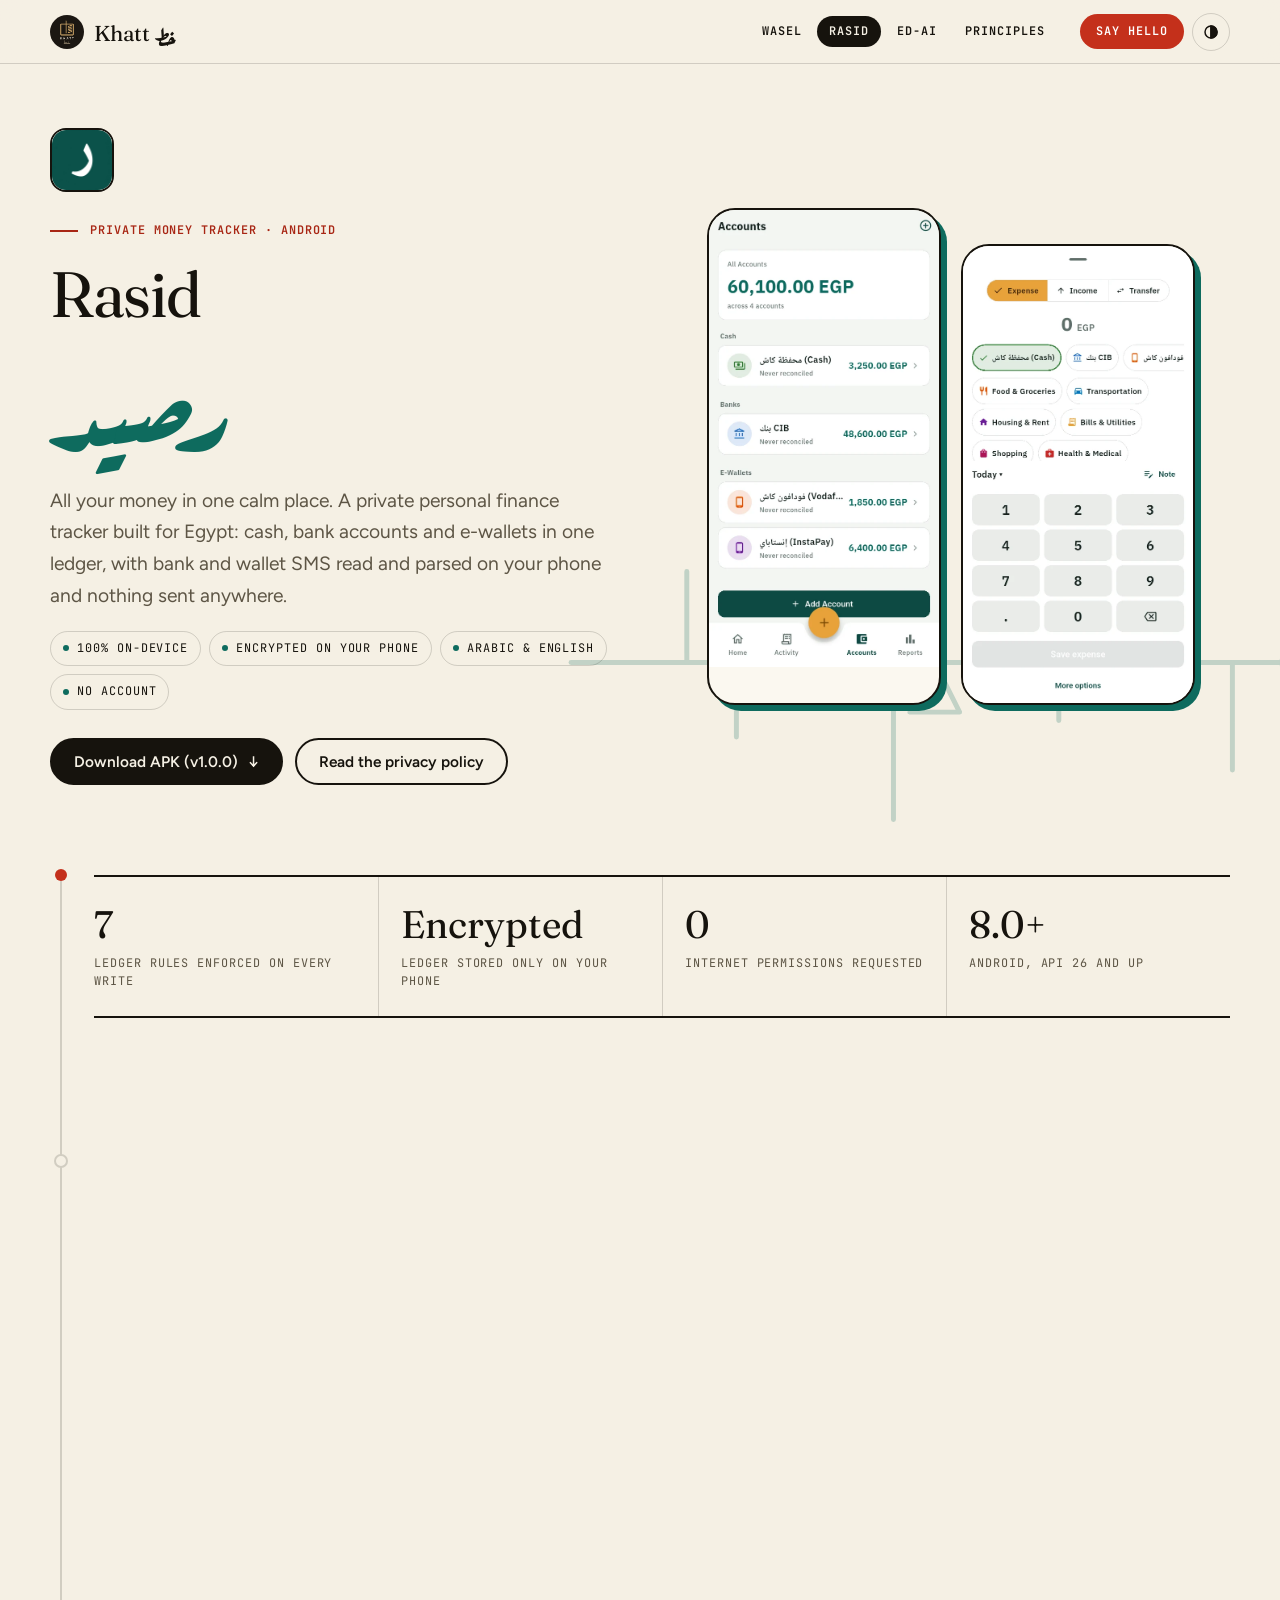
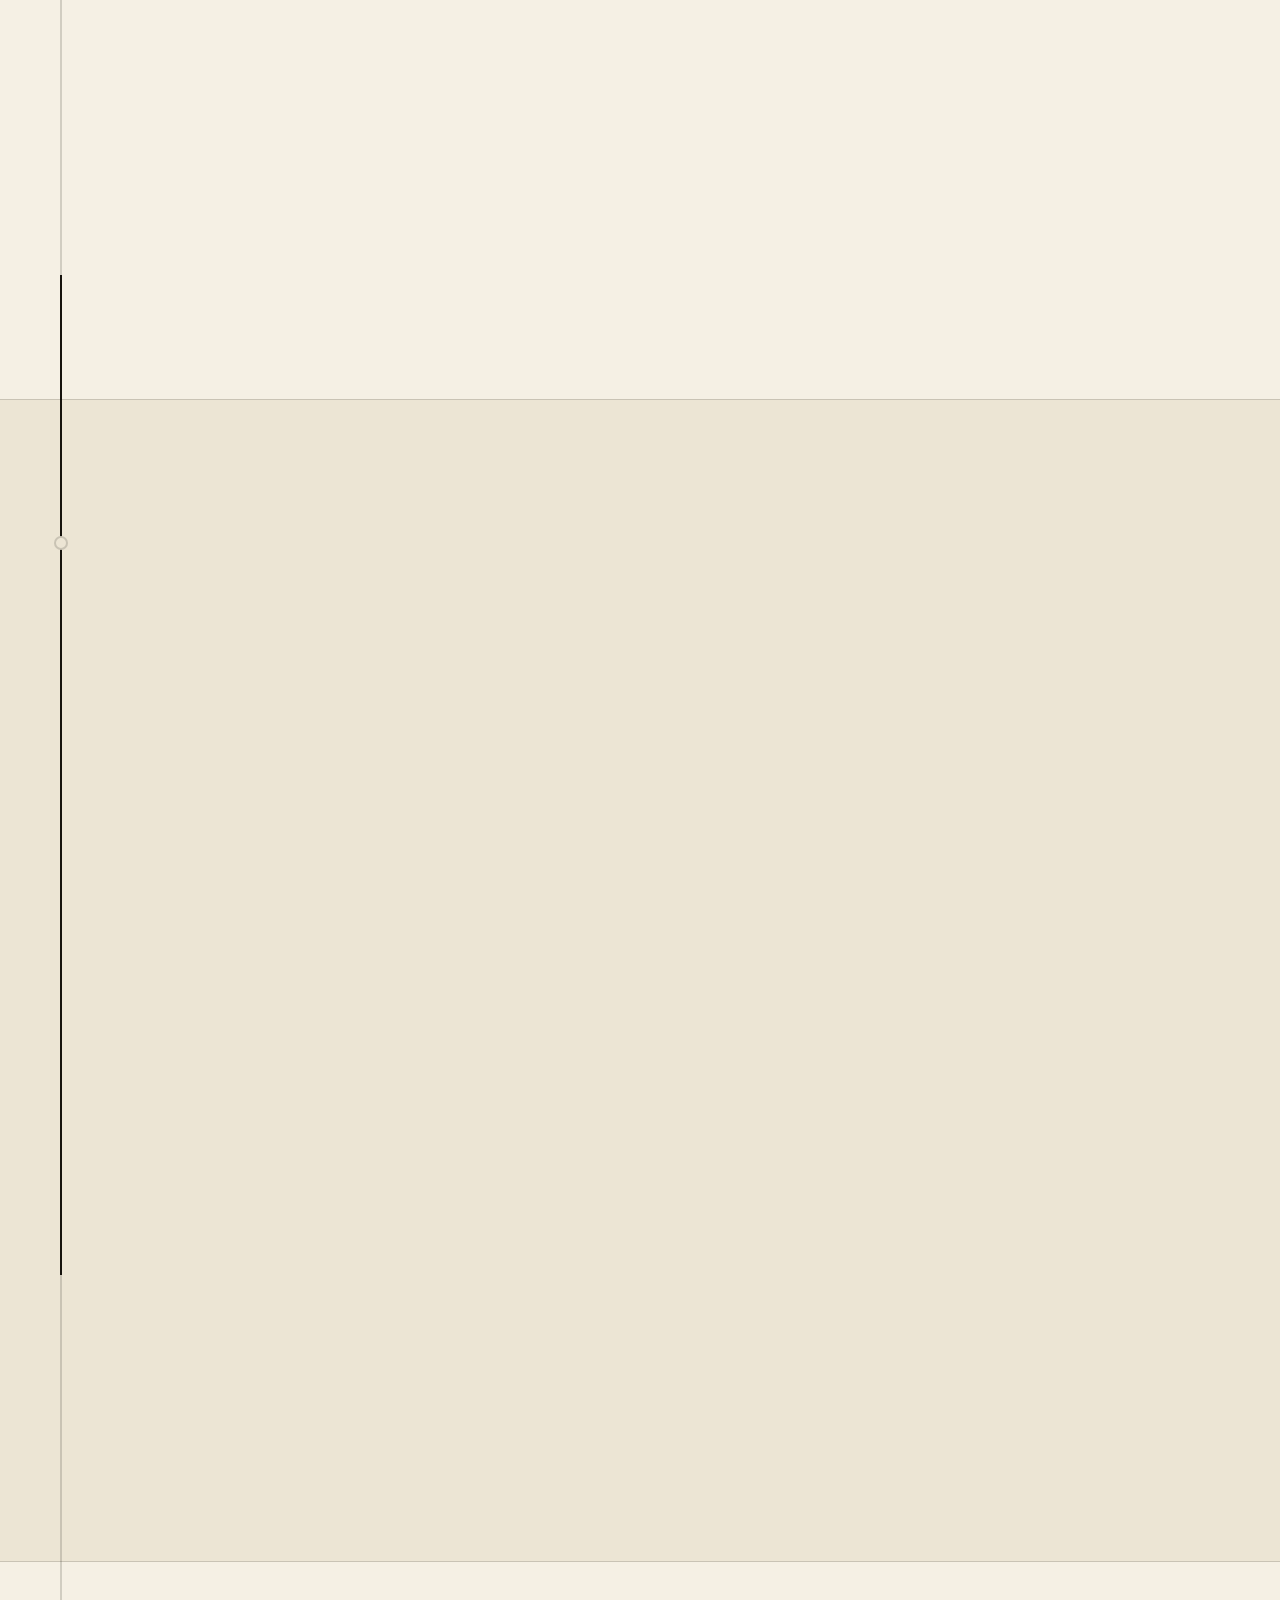
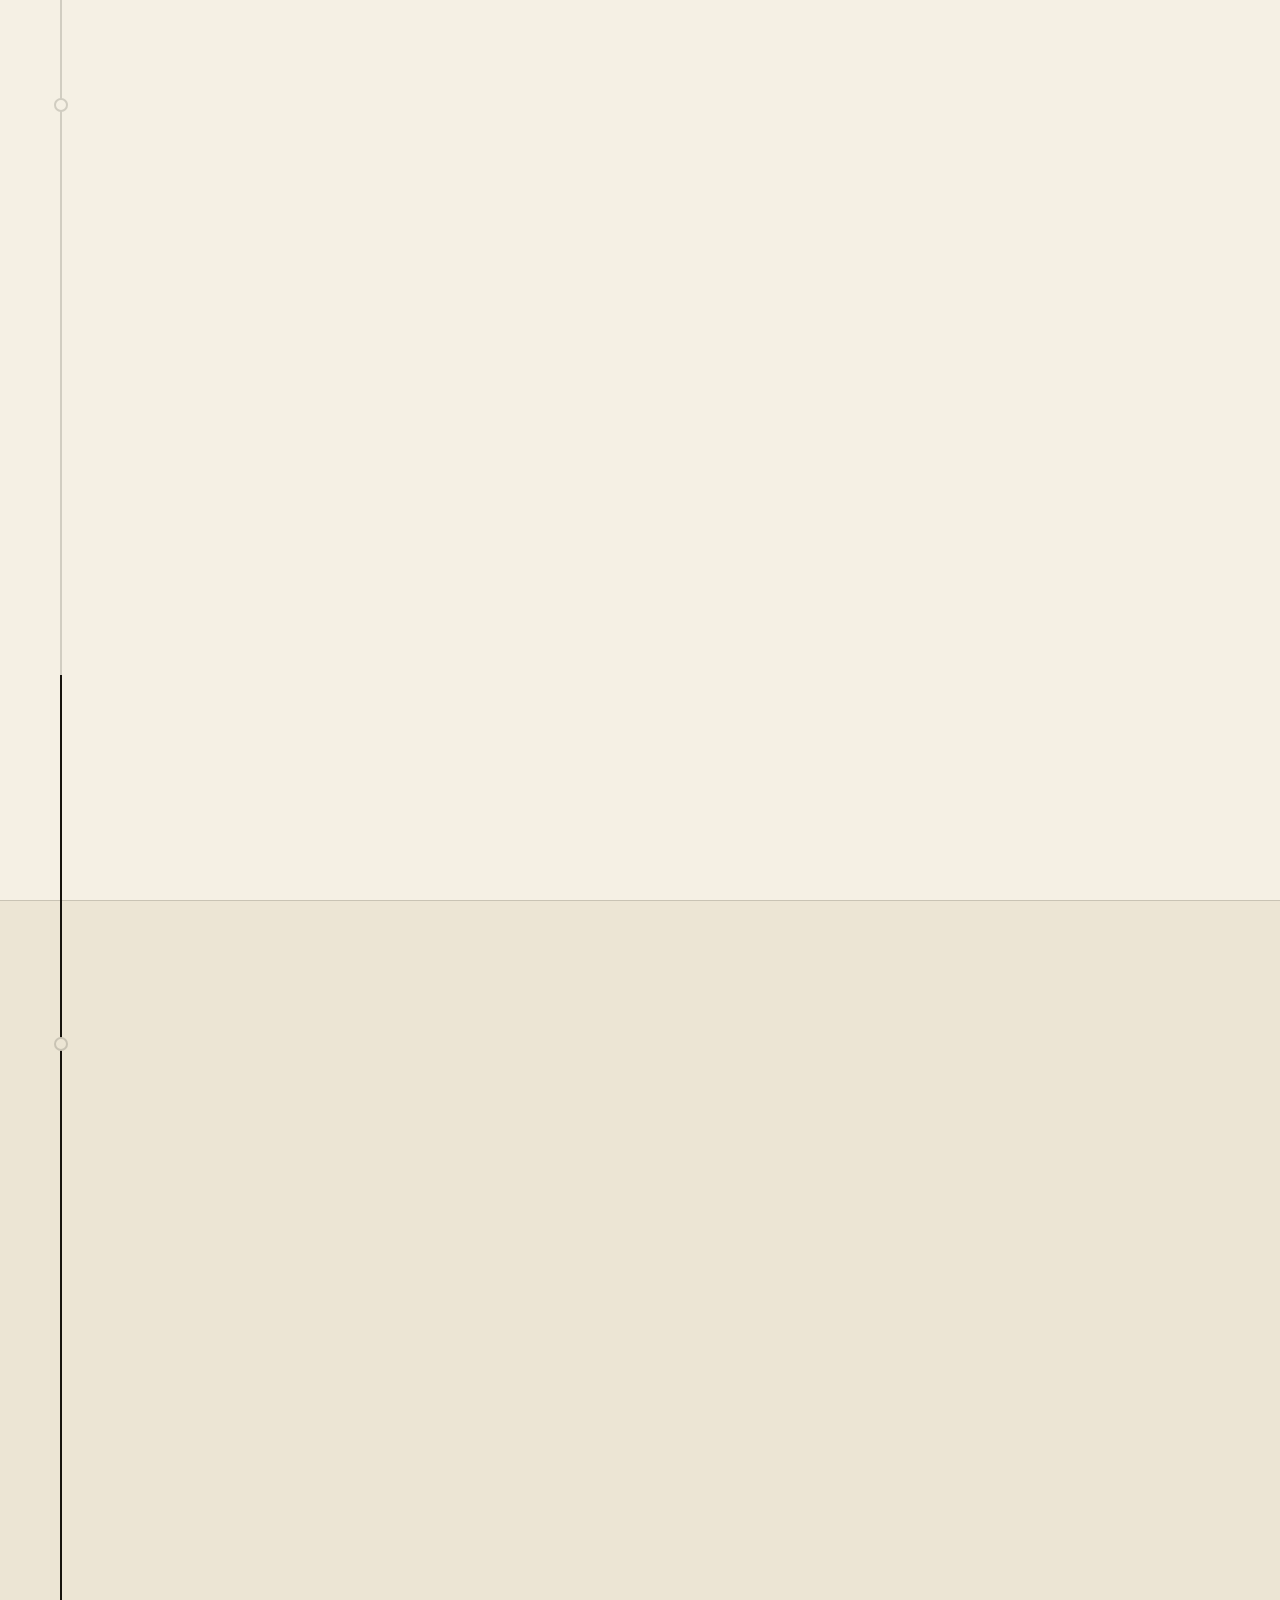
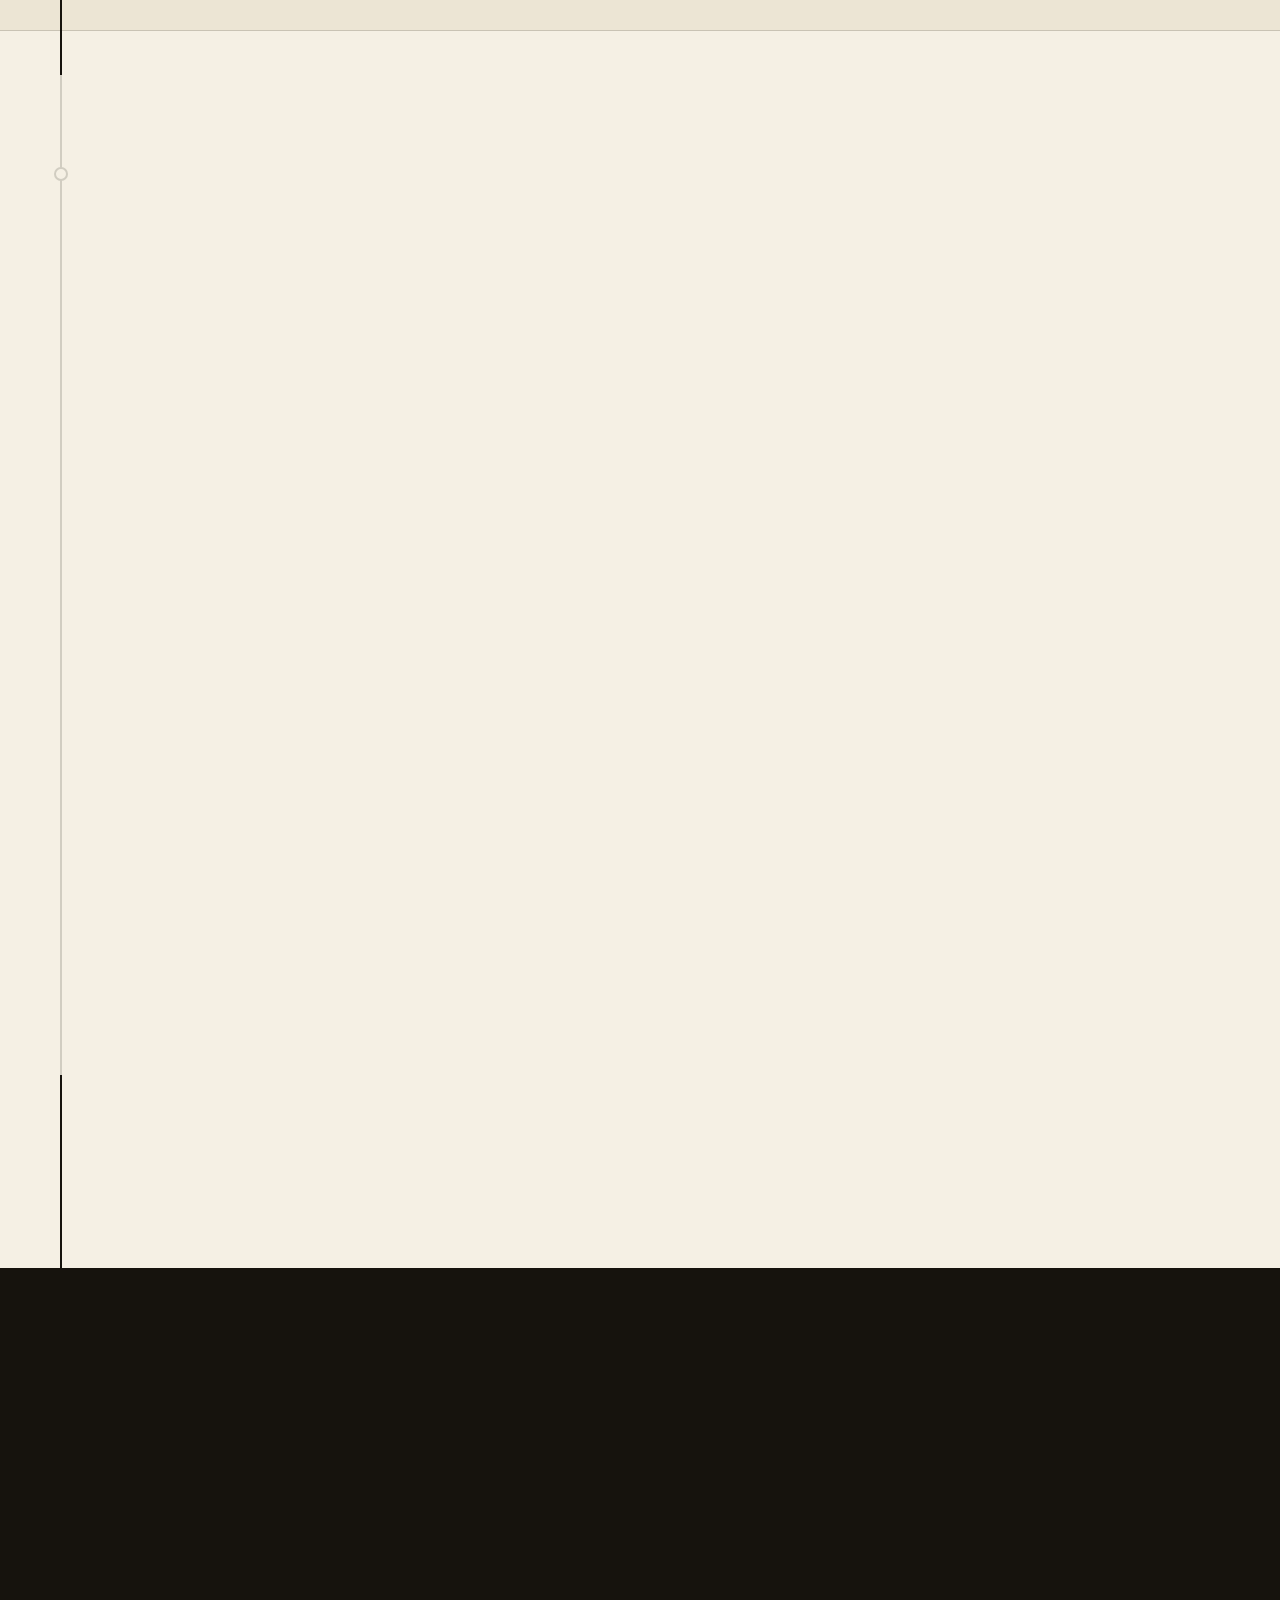
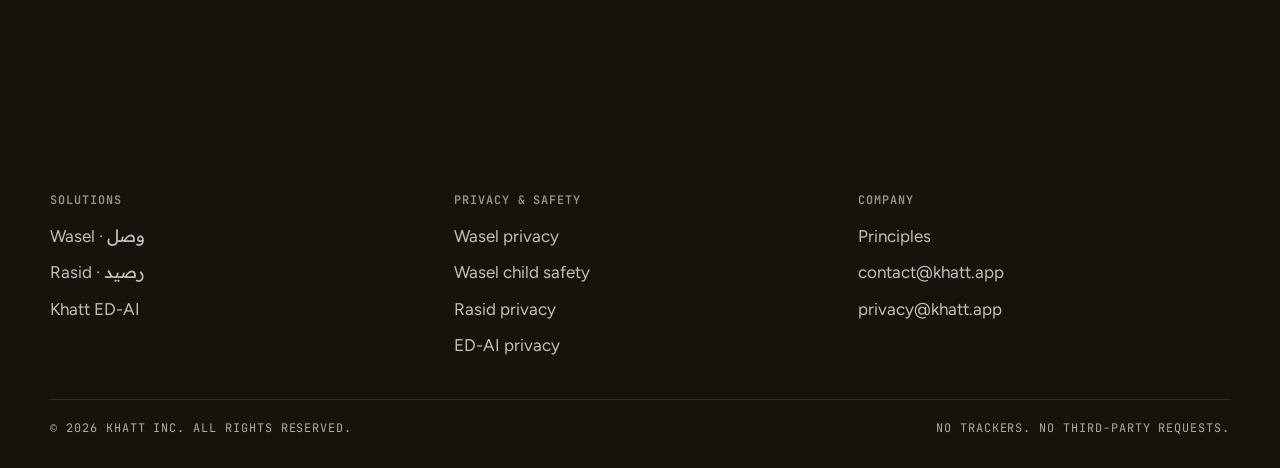
<file: rasid/index.html>
<!DOCTYPE html>
<html lang="en">
<head>
  <meta charset="utf-8">
  <meta name="viewport" content="width=device-width, initial-scale=1">
  <title>Rasid (رصيد) — Sovereign Personal Ledger for Egypt | Khatt</title>
  <meta name="description" content="Rasid is a private, offline personal finance tracker for Android built specifically for Egypt. On-device bank SMS parsing, an encrypted local ledger, zero cloud telemetry.">
  <meta http-equiv="Content-Security-Policy" content="default-src 'self'; img-src 'self' data:; font-src 'self'; style-src 'self'; script-src 'self'; base-uri 'none'; form-action 'none'">
  <meta name="theme-color" content="#f5f0e4" media="(prefers-color-scheme: light)">
  <meta name="theme-color" content="#110e09" media="(prefers-color-scheme: dark)">
  <link rel="canonical" href="https://khatt-inc.github.io/rasid/">
  <link rel="icon" href="/assets/img/favicon.svg" type="image/svg+xml">
  <link rel="icon" href="/assets/img/favicon.png" type="image/png" sizes="48x48">
  <link rel="apple-touch-icon" href="/assets/img/apple-touch-icon.png">
  <meta property="og:type" content="website">
  <meta property="og:title" content="Rasid (رصيد) — Sovereign Personal Ledger for Egypt">
  <meta property="og:description" content="All your money in one calm place. 100% on-device SMS parsing, an encrypted local ledger, zero analytics.">
  <meta property="og:url" content="https://khatt-inc.github.io/rasid/">
  <meta property="og:image" content="https://khatt-inc.github.io/assets/img/rasid/logo.png">
  <meta name="twitter:card" content="summary_large_image">
  <link rel="preload" href="/assets/fonts/Fraunces.woff2" as="font" type="font/woff2" crossorigin>
  <link rel="preload" href="/assets/fonts/ArefRuqaa-Bold.woff2" as="font" type="font/woff2" crossorigin>
  <link rel="preload" href="/assets/fonts/Figtree.ttf" as="font" type="font/ttf" crossorigin>
  <link rel="stylesheet" href="/assets/css/style.css?v=7">
  <script src="/assets/js/theme.js"></script>
</head>
<body data-product="rasid">
  <a class="skip" href="#main">Skip to content</a>

  <header class="nav">
    <div class="nav-in">
      <a class="brand" href="/" aria-label="Khatt home"><img class="brand-logo" src="/assets/img/khatt-logo.png" alt="" width="34" height="34"><span class="brand-word">Khatt <span class="ar" lang="ar" dir="rtl">خط</span></span></a>
      <nav class="links" id="links" aria-label="Main">
        <a href="/wasel/">Wasel</a><a href="/rasid/" aria-current="page">Rasid</a><a href="/ed-ai/">ED-AI</a>
        <a href="/#principles">Principles</a>
        <a href="/#contact" class="m-only">Say hello</a>
      </nav>
      <div class="nav-right">
        <a class="nav-cta" href="/#contact">Say hello</a>
        <button class="icon-btn" id="theme" type="button" aria-label="Switch theme"><svg viewBox="0 0 24 24" width="18" height="18" fill="none" stroke="currentColor" stroke-width="2" aria-hidden="true"><circle cx="12" cy="12" r="8"/><path d="M12 4v16" /><path d="M12 4a8 8 0 0 1 0 16z" fill="currentColor"/></svg></button>
        <button class="icon-btn menu-btn" id="menu" type="button" aria-label="Menu" aria-expanded="false" aria-controls="links"><svg viewBox="0 0 24 24" width="18" height="18" fill="none" stroke="currentColor" stroke-width="2" stroke-linecap="round" aria-hidden="true"><path class="m1" d="M4 9h16"/><path class="m2" d="M4 15h16"/></svg></button>
      </div>
    </div>
  </header>

  <main id="main">
    <section class="p-hero">
      <svg class="fig p-fig" viewBox="0 0 480 320" fill="none" stroke="currentColor" stroke-width="3" stroke-linecap="round" stroke-linejoin="round" aria-hidden="true" focusable="false"><path class="draw" pathLength="1" d="M20 160 H460"/><path class="draw d1" pathLength="1" d="M90 160 V105 M165 160 V65 M270 160 V125 M370 160 V95"/><path class="draw d2" pathLength="1" d="M120 160 V205 M215 160 V255 M315 160 V195 M420 160 V225"/><path class="draw d3" pathLength="1" d="M240 160 L225 190 H255 Z"/><circle class="nd" cx="460" cy="160" r="10"/></svg>
      <div class="wrap">
        <div>
          <img class="logo-mark" src="/assets/img/rasid/logo.png" alt="Rasid app icon" width="72" height="72">
          <span class="kicker">Private money tracker · Android</span>
          <h1>Rasid <span class="ar" lang="ar" dir="rtl">رصيد</span></h1>
          <p class="lead">All your money in one calm place. A private personal finance tracker built for Egypt: cash, bank accounts and e-wallets in one ledger, with bank and wallet SMS read and parsed on your phone and nothing sent anywhere.</p>
          <ul class="tags">
            <li>100% on-device</li>
            <li>Encrypted on your phone</li>
            <li>Arabic &amp; English</li>
            <li>No account</li>
          </ul>
          <div class="btn-row">
            <a class="btn btn-solid" href="#download">Download APK (v1.0.0) <span aria-hidden="true">↓</span></a>
            <a class="btn btn-line" href="/rasid/privacy/">Read the privacy policy</a>
          </div>
        </div>
        <div class="p-media">
          <div class="phone"><img src="/assets/img/rasid/app-accounts.webp" width="570" height="1131" alt="Rasid accounts screen with cash, CIB, Vodafone Cash and InstaPay balances"></div>
          <div class="phone"><img src="/assets/img/rasid/app-quick-add.webp" width="570" height="1131" alt="Rasid quick add sheet with category chips and a number pad"></div>
        </div>
      </div>
    </section>

    <div class="trail">
      <div class="spine" aria-hidden="true"><svg viewBox="0 0 2 1000" preserveAspectRatio="none" width="100%" height="100%" fill="none" stroke-width="2"><path class="spine-track" d="M1 0V1000" vector-effect="non-scaling-stroke"/><path class="spine-fill" d="M1 0V1000" pathLength="1" vector-effect="non-scaling-stroke" stroke-dasharray="1" stroke-dashoffset="1"/></svg><span class="pen"></span></div>


    <section class="wrap">
      <div class="stat-row">
        <div class="stat"><b>7</b><span>ledger rules enforced on every write</span></div>
        <div class="stat"><b>Encrypted</b><span>ledger stored only on your phone</span></div>
        <div class="stat"><b>0</b><span>internet permissions requested</span></div>
        <div class="stat"><b>8.0+</b><span>Android, API 26 and up</span></div>
      </div>
    </section>

    <section class="sec" id="how">
      <div class="wrap">
        <span class="node" aria-hidden="true"></span>
        <div class="sec-head">
          <span class="kicker reveal">How it works</span>
          <h2 class="reveal d1">Your financial privacy, <em>guarded on your phone.</em></h2>
          <p class="reveal d2">Rasid turns bank notifications into clean accounting without any third-party aggregation service.</p>
        </div>
        <ol class="steps reveal">
          <li><div><h3>Read on the device</h3><p>Rasid reads transaction messages from the Egyptian banks and wallets you choose to track. Parsing happens on your phone; message text is never uploaded.</p></div></li>
          <li><div><h3>Review before it counts</h3><p>Every message lands in a review queue with merchant, amount and account filled in, plus a confidence score. Nothing touches your ledger until you approve it, and low-confidence messages always wait for you.</p></div></li>
          <li><div><h3>Post to a balanced ledger</h3><p>Approved items post as integer piastres into an encrypted local database. Balances are always derived from your records, never typed in directly.</p></div></li>
        </ol>
      </div>
    </section>

    <section class="sec alt" id="features">
      <div class="wrap">
        <span class="node" aria-hidden="true"></span>
        <div class="sec-head">
          <span class="kicker reveal">Core features</span>
          <h2 class="reveal d1">Built for real accounting, <em>not guesswork.</em></h2>
        </div>
        <div class="feature-grid">
          <div class="feature wide reveal"><span class="num">01</span><h3>Egyptian banks &amp; wallets, natively</h3><p>A parser tuned for Egyptian notification formats, with confidence scoring, balance hints and de-duplication. It handles Arabic-Indic digits and covers CIB, NBE, Banque Misr, QNB, Vodafone Cash and InstaPay messages.</p></div>
          <div class="feature reveal d1"><span class="num">02</span><h3>Encrypted at rest</h3><p>Your ledger is encrypted on your phone, and the key never leaves it.</p></div>
          <div class="feature reveal"><span class="num">03</span><h3>No rounding errors</h3><p>Money is stored as integer piastres (قروش). 100.50 EGP is 10050. Floating-point types are never used for amounts.</p></div>
          <div class="feature reveal d1"><span class="num">04</span><h3>No internet permission</h3><p>Rasid does not request internet access, and it has no analytics or crash-report SDKs. There is no server for your data to reach.</p></div>
          <div class="feature reveal d2"><span class="num">05</span><h3>Portable encrypted backups</h3><p>Export a <code>.rasid</code> archive protected with your own passphrase and restore it on another phone. CSV export is available too.</p></div>
          <div class="feature wide reveal"><span class="num">06</span><h3>Reconcile and understand</h3><p>Enter the real balance and Rasid records a single adjustment for the difference. Monthly reports show spending and income donuts, six-month trends, savings rate and a few plain-language insights.</p></div>
          <div class="feature reveal d1"><span class="num">07</span><h3>App lock</h3><p>Protect Rasid with a PIN and optional biometrics, and hide balances on the home and accounts screens.</p></div>
        </div>
      </div>
    </section>

    <section class="sec" id="invariants">
      <div class="wrap">
        <span class="node" aria-hidden="true"></span>
        <div class="split top">
          <div class="reveal">
            <span class="kicker">Accounting integrity</span>
            <h2>The seven <em>ledger rules.</em></h2>
            <p>Rasid's ledger engine validates these rules on every write, in addition to the checks in the interface. They keep balances honest no matter how a transaction arrives.</p>
          </div>
          <table class="spec-table reveal d1">
            <tr><th>Rule 1</th><td><strong>Derived balances.</strong> Balance = starting balance + completed credits − completed debits + adjustments. Never edited directly.</td></tr>
            <tr><th>Rule 2</th><td><strong>Transfer invariance.</strong> A transfer is one record; it moves the exact amount between accounts and never changes the total.</td></tr>
            <tr><th>Rule 3</th><td><strong>Balance isolation.</strong> Pending, failed, excluded and deleted items never touch balances.</td></tr>
            <tr><th>Rule 4</th><td><strong>Report exclusions.</strong> Adjustments change account balances but stay out of monthly income and expense totals.</td></tr>
            <tr><th>Rule 5</th><td><strong>Refund linking.</strong> A refund links to its original expense and reduces net spending instead of inflating income.</td></tr>
            <tr><th>Rule 6</th><td><strong>Soft deletes.</strong> Deleting hides a record but keeps history, so every delete can be undone.</td></tr>
            <tr><th>Rule 7</th><td><strong>Colour invariance.</strong> Amber marks the brand and things waiting for you, never money in or out.</td></tr>
          </table>
        </div>
      </div>
    </section>

    <section class="sec alt">
      <div class="wrap">
        <span class="node" aria-hidden="true"></span>
        <div class="split">
          <div class="media reveal">
            <div class="phone"><img src="/assets/img/rasid/app-detail.webp" width="570" height="1131" alt="Rasid transaction detail sheet with edit, change category, refund, fee and delete" loading="lazy"></div>
            <div class="phone"><img src="/assets/img/rasid/app-settings-ar.webp" width="570" height="1131" alt="Rasid settings in Arabic: language, digit style and theme" loading="lazy"></div>
          </div>
          <div class="reveal d1">
            <span class="kicker">Made for Egypt</span>
            <h2>Arabic first, <em>English ready.</em></h2>
            <p>Switch between Arabic (right-to-left) and English, choose Western or Eastern Arabic digits, and pick a light, dark or system theme. Every transaction has a detail sheet to edit, re-categorise, record a refund, add a fee, or delete with undo.</p>
          </div>
        </div>
      </div>
    </section>

    <section class="sec" id="download">
      <div class="wrap">
        <span class="node" aria-hidden="true"></span>
        <div class="sec-head">
          <span class="kicker reveal">Direct distribution</span>
          <h2 class="reveal d1">Download Rasid <em>for Android.</em></h2>
          <p class="reveal d2">No Google Play account or cloud sign-in required.</p>
        </div>
        <div class="download-card reveal d1">
          <div>
            <h2>Rasid v1.0.0</h2>
            <p>Signed release APK · 73 MB · Android 8.0+ (API 26)</p>
            <div class="btn-row"><a class="btn btn-solid" href="/downloads/rasid-release.apk" download="rasid-release.apk">Download APK <span aria-hidden="true">↓</span></a></div>
            <span class="hash"><strong>SHA-256</strong> e6bcbb7d3820c81b25bf25bb8cc323098e3794c31f71a6787ecf25c34e1df609</span>
          </div>
          <img src="/assets/img/rasid/logo.png" alt="" width="120" height="120" class="logo-mark">
        </div>
        <div class="split top reveal">
          <ol class="steps">
            <li><div><h3>Download</h3><p>Save the APK to your Android phone with the button above.</p></div></li>
            <li><div><h3>Allow the install</h3><p>Open the file from Downloads. If Android asks, allow your browser or file manager to <em>install unknown apps</em>.</p></div></li>
            <li><div><h3>Install and go</h3><p>Tap Install. Rasid is ready immediately, with no account to create.</p></div></li>
          </ol>
          <div class="notice"><strong>Installed outside Google Play.</strong> Compare the SHA-256 above with your download before installing. Rasid asks permission to read bank messages only if you enable that feature, and you can change it later in Settings.</div>
        </div>
      </div>
    </section>

      <div class="seal" aria-hidden="true" lang="ar">خط</div>
    </div>
  </main>

  <footer class="foot">
    <div class="wrap">
      <p class="foot-ar" lang="ar" dir="rtl" aria-hidden="true">خط</p>
      <div class="foot-cols">
        <div>
          <h4>Solutions</h4>
          <nav aria-label="Solutions">
            <a href="/wasel/">Wasel · وصل</a>
            <a href="/rasid/">Rasid · رصيد</a>
            <a href="/ed-ai/">Khatt ED-AI</a>
          </nav>
        </div>
        <div>
          <h4>Privacy &amp; safety</h4>
          <nav aria-label="Privacy">
            <a href="/wasel/privacy/">Wasel privacy</a>
            <a href="/wasel/child-safety/">Wasel child safety</a>
            <a href="/rasid/privacy/">Rasid privacy</a>
            <a href="/ed-ai/privacy/">ED-AI privacy</a>
          </nav>
        </div>
        <div>
          <h4>Company</h4>
          <nav aria-label="Company">
            <a href="/#principles">Principles</a>
            
            <a href="mailto:contact@khatt.app">contact@khatt.app</a>
            <a href="mailto:privacy@khatt.app">privacy@khatt.app</a>
          </nav>
        </div>
      </div>
      <div class="foot-bottom">
        <span>© <span id="year">2026</span> Khatt Inc. All rights reserved.</span>
        <span>No trackers. No third-party requests.</span>
      </div>
    </div>
  </footer>

  <script src="/assets/js/main.js?v=6" defer></script>
</body>
</html>
</file>
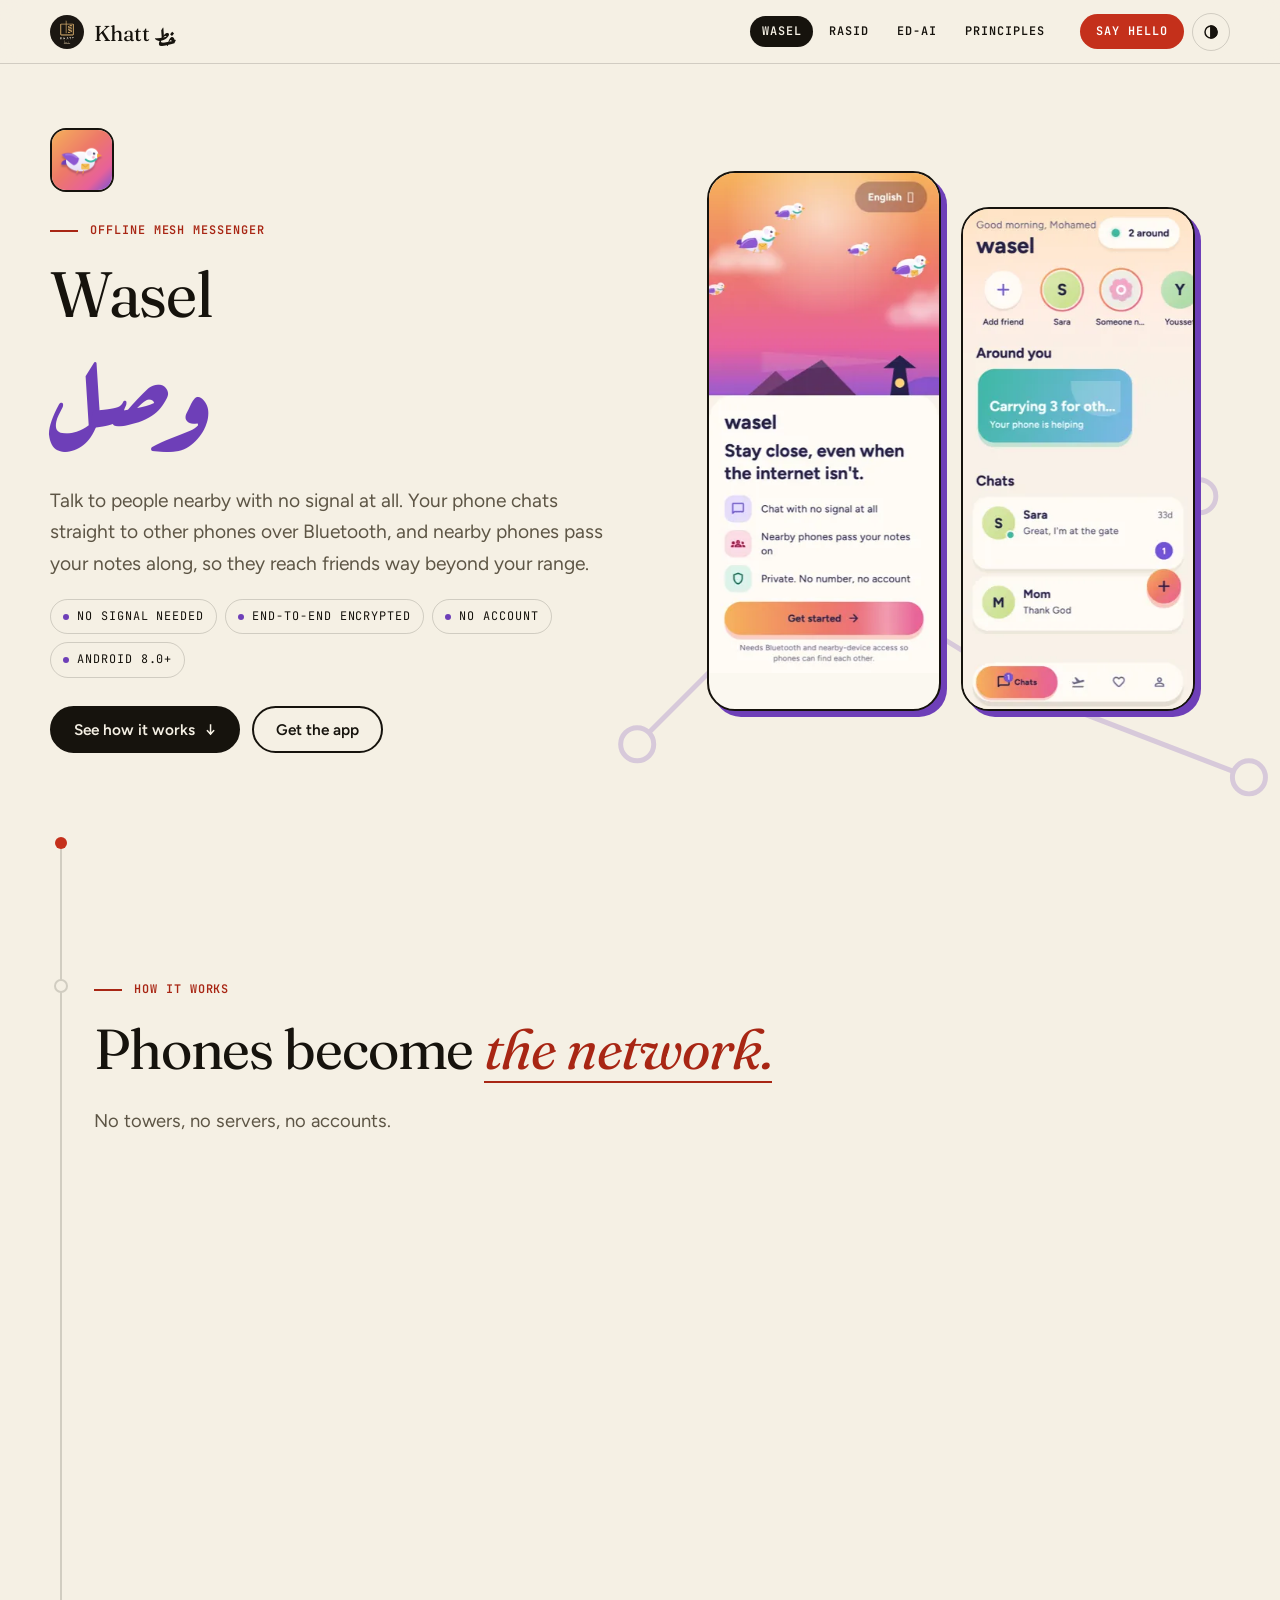
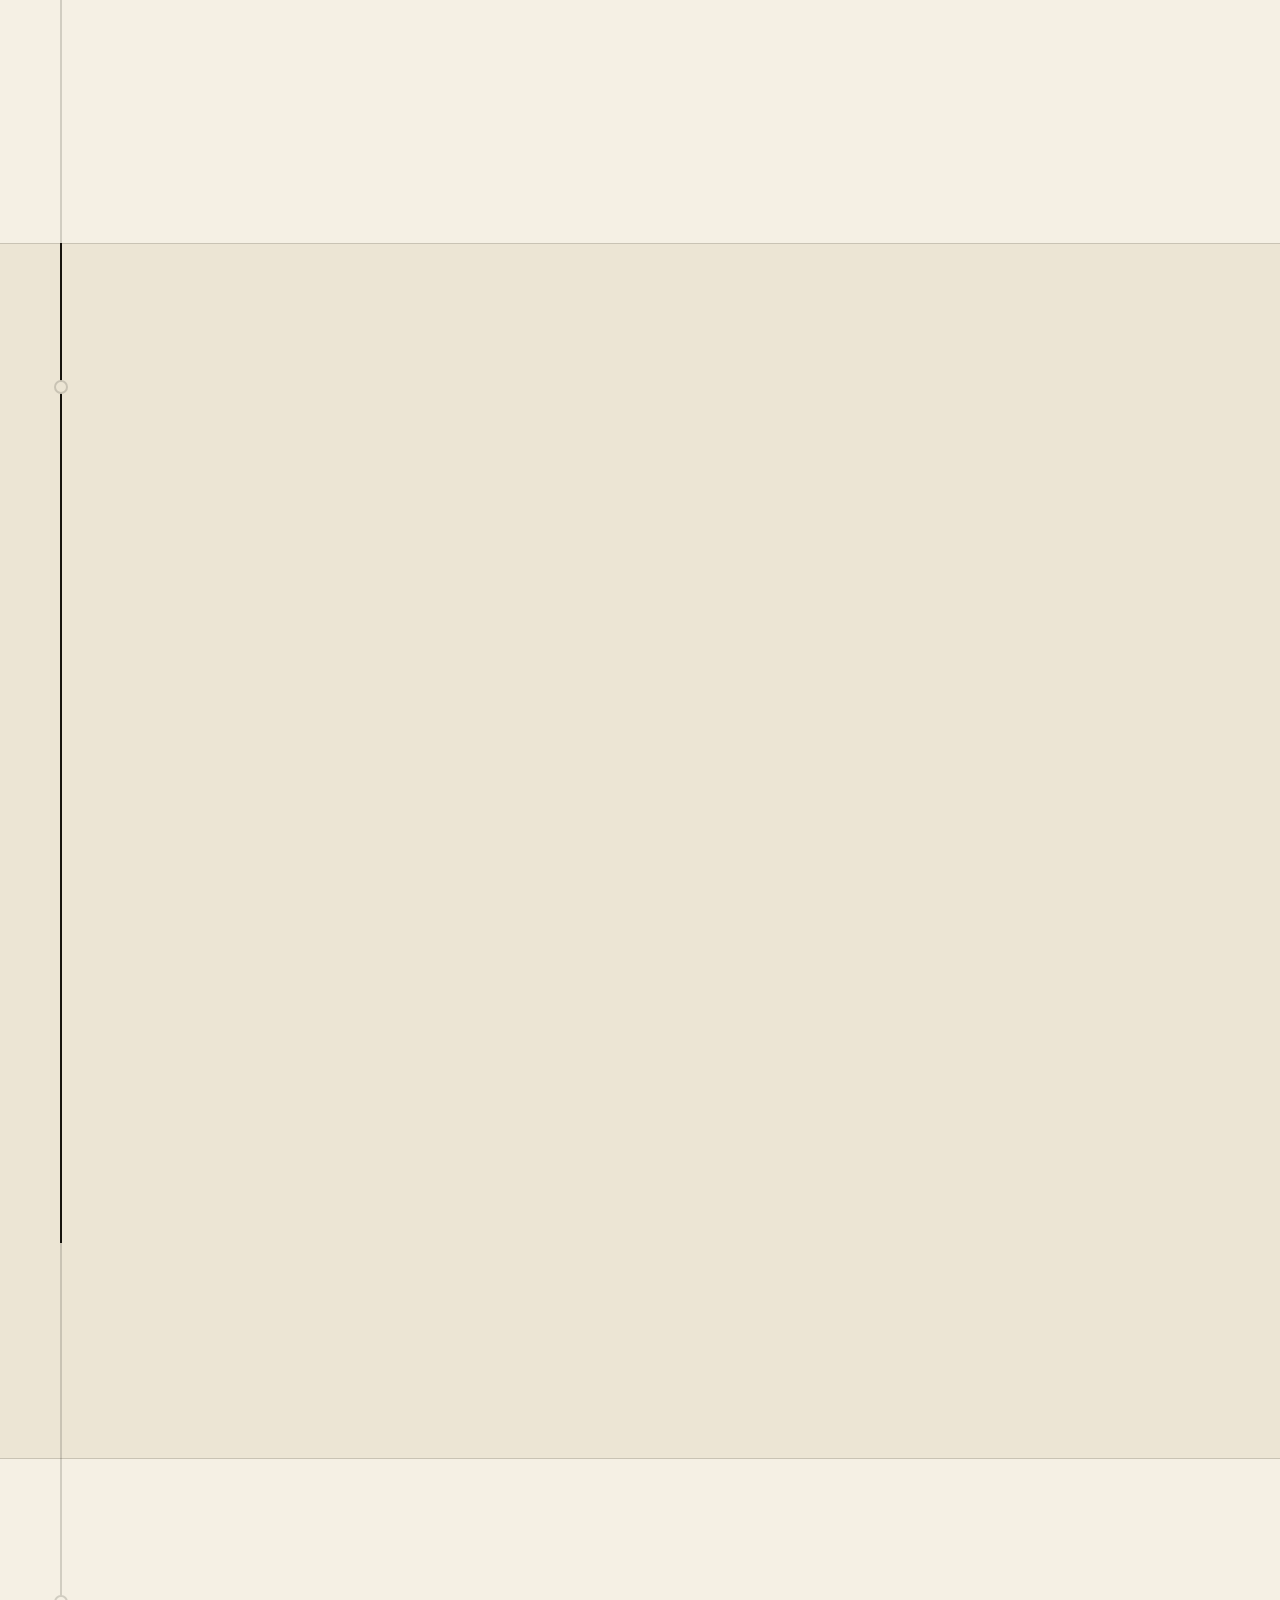
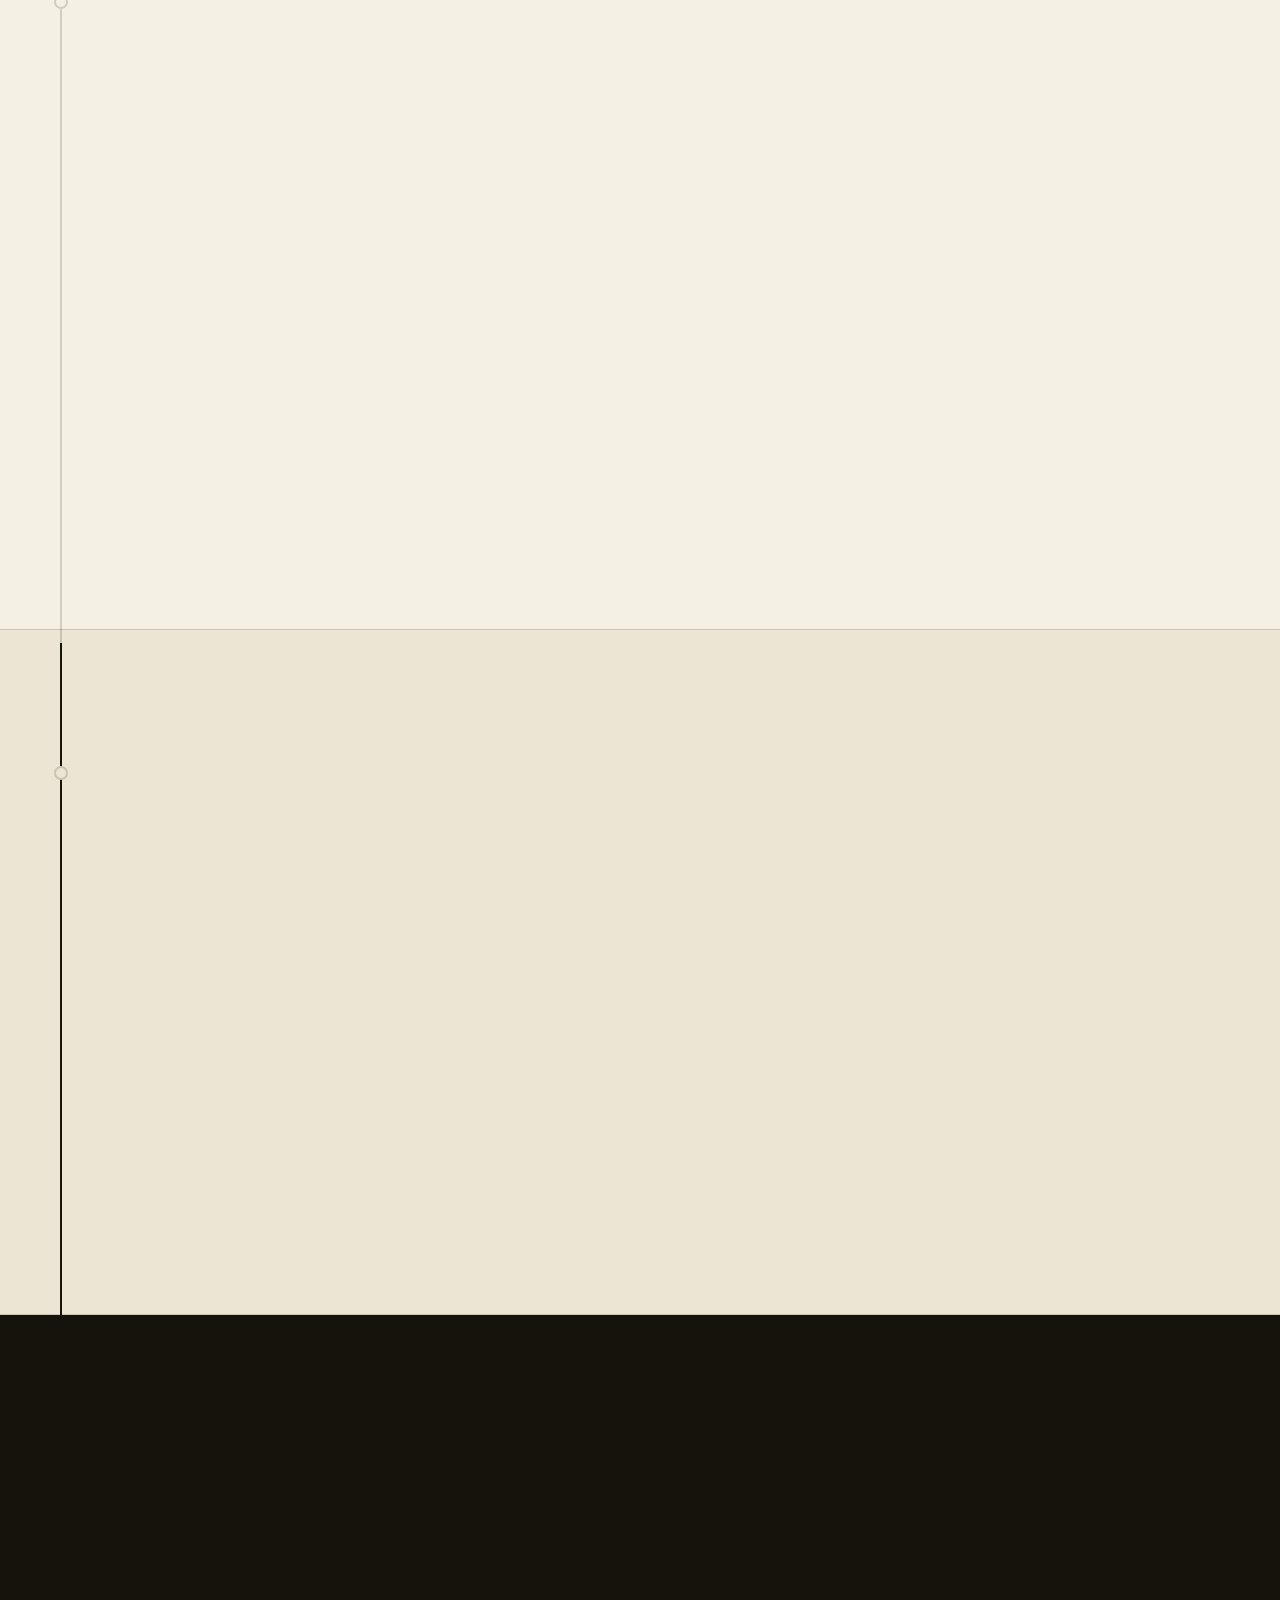
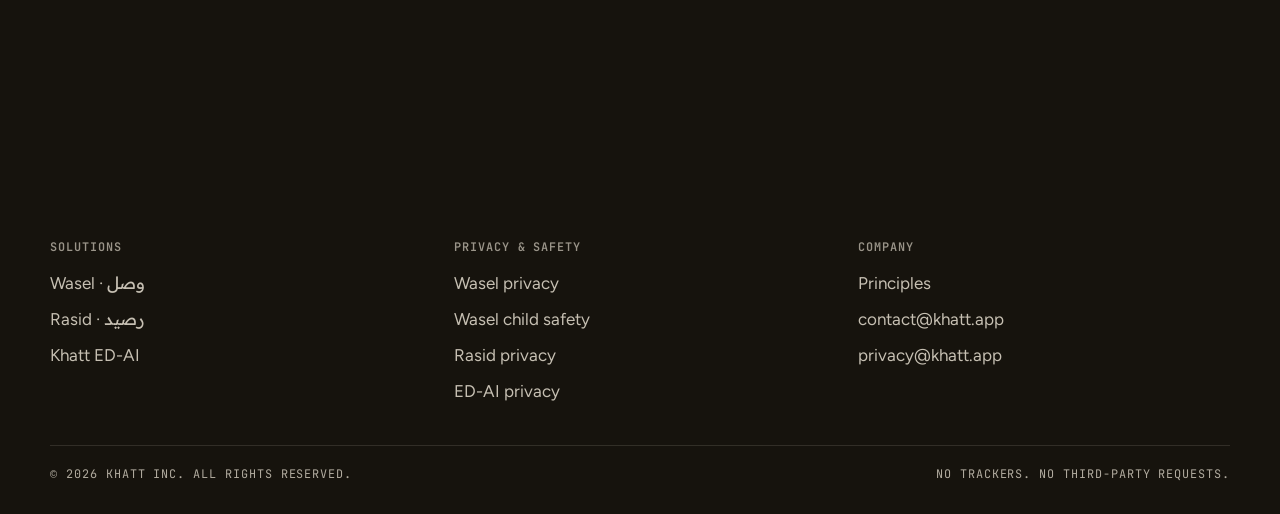
<file: wasel/index.html>
<!DOCTYPE html>
<html lang="en">
<head>
  <meta charset="utf-8">
  <meta name="viewport" content="width=device-width, initial-scale=1">
  <title>Wasel (وصل) — offline mesh messenger | Khatt</title>
  <meta name="description" content="Wasel is a peer-to-peer messenger for Android that works without internet. Phones pass encrypted notes to each other over Bluetooth. No accounts, no servers.">
  <meta http-equiv="Content-Security-Policy" content="default-src 'self'; img-src 'self' data:; font-src 'self'; style-src 'self'; script-src 'self'; base-uri 'none'; form-action 'none'">
  <meta name="theme-color" content="#f5f0e4" media="(prefers-color-scheme: light)">
  <meta name="theme-color" content="#110e09" media="(prefers-color-scheme: dark)">
  <link rel="canonical" href="https://khatt-inc.github.io/wasel/">
  <link rel="icon" href="/assets/img/favicon.svg" type="image/svg+xml">
  <link rel="icon" href="/assets/img/favicon.png" type="image/png" sizes="48x48">
  <link rel="apple-touch-icon" href="/assets/img/apple-touch-icon.png">
  <meta property="og:type" content="website">
  <meta property="og:title" content="Wasel (وصل) — offline mesh messenger">
  <meta property="og:description" content="Talk to people nearby without internet. Private, encrypted, no accounts.">
  <meta property="og:url" content="https://khatt-inc.github.io/wasel/">
  <meta property="og:image" content="https://khatt-inc.github.io/assets/img/wasel-feature.webp">
  <meta name="twitter:card" content="summary_large_image">
  <link rel="preload" href="/assets/fonts/Fraunces.woff2" as="font" type="font/woff2" crossorigin>
  <link rel="preload" href="/assets/fonts/ArefRuqaa-Bold.woff2" as="font" type="font/woff2" crossorigin>
  <link rel="preload" href="/assets/fonts/Figtree.ttf" as="font" type="font/ttf" crossorigin>
  <link rel="stylesheet" href="/assets/css/style.css?v=7">
  <script src="/assets/js/theme.js"></script>
</head>
<body data-product="wasel">
  <a class="skip" href="#main">Skip to content</a>

  <header class="nav">
    <div class="nav-in">
      <a class="brand" href="/" aria-label="Khatt home"><img class="brand-logo" src="/assets/img/khatt-logo.png" alt="" width="34" height="34"><span class="brand-word">Khatt <span class="ar" lang="ar" dir="rtl">خط</span></span></a>
      <nav class="links" id="links" aria-label="Main">
        <a href="/wasel/" aria-current="page">Wasel</a><a href="/rasid/">Rasid</a><a href="/ed-ai/">ED-AI</a>
        <a href="/#principles">Principles</a>
        <a href="/#contact" class="m-only">Say hello</a>
      </nav>
      <div class="nav-right">
        <a class="nav-cta" href="/#contact">Say hello</a>
        <button class="icon-btn" id="theme" type="button" aria-label="Switch theme"><svg viewBox="0 0 24 24" width="18" height="18" fill="none" stroke="currentColor" stroke-width="2" aria-hidden="true"><circle cx="12" cy="12" r="8"/><path d="M12 4v16" /><path d="M12 4a8 8 0 0 1 0 16z" fill="currentColor"/></svg></button>
        <button class="icon-btn menu-btn" id="menu" type="button" aria-label="Menu" aria-expanded="false" aria-controls="links"><svg viewBox="0 0 24 24" width="18" height="18" fill="none" stroke="currentColor" stroke-width="2" stroke-linecap="round" aria-hidden="true"><path class="m1" d="M4 9h16"/><path class="m2" d="M4 15h16"/></svg></button>
      </div>
    </div>
  </header>

  <main id="main">
    <section class="p-hero">
      <svg class="fig p-fig" viewBox="0 0 480 320" fill="none" stroke="currentColor" stroke-width="3" stroke-linecap="round" stroke-linejoin="round" aria-hidden="true" focusable="false"><path class="draw" pathLength="1" d="M60 230 L170 120 L300 200 L400 80"/><path class="draw d2" pathLength="1" d="M300 200 L430 250"/><circle class="nd" cx="60" cy="230" r="10"/><circle class="nd" cx="170" cy="120" r="10"/><circle class="nd" cx="300" cy="200" r="10"/><circle class="nd" cx="400" cy="80" r="10"/><circle class="nd" cx="430" cy="250" r="10"/><circle class="ring" cx="60" cy="230" r="10"/><circle class="ring" cx="300" cy="200" r="10"/><circle class="ring" cx="400" cy="80" r="10"/></svg>
      <div class="wrap">
        <div>
          <img class="logo-mark" src="/assets/img/wasel-icon.png" alt="Wasel app icon" width="72" height="72">
          <span class="kicker">Offline mesh messenger</span>
          <h1>Wasel <span class="ar" lang="ar" dir="rtl">وصل</span></h1>
          <p class="lead">Talk to people nearby with no signal at all. Your phone chats straight to other phones over Bluetooth, and nearby phones pass your notes along, so they reach friends way beyond your range.</p>
          <ul class="tags">
            <li>No signal needed</li>
            <li>End-to-end encrypted</li>
            <li>No account</li>
            <li>Android 8.0+</li>
          </ul>
          <div class="btn-row">
            <a class="btn btn-solid" href="#how">See how it works <span aria-hidden="true">↓</span></a>
            <a class="btn btn-line" href="#get">Get the app</a>
          </div>
        </div>
        <div class="p-media">
          <div class="phone"><img src="/assets/img/shot-01_welcome.webp" width="295" height="640" alt="Wasel welcome screen: stay close, even when the internet isn't"></div>
          <div class="phone"><img src="/assets/img/shot-02_chats.webp" width="295" height="640" alt="Wasel chats list with nearby friends"></div>
        </div>
      </div>
    </section>

    <div class="trail">
      <div class="spine" aria-hidden="true"><svg viewBox="0 0 2 1000" preserveAspectRatio="none" width="100%" height="100%" fill="none" stroke-width="2"><path class="spine-track" d="M1 0V1000" vector-effect="non-scaling-stroke"/><path class="spine-fill" d="M1 0V1000" pathLength="1" vector-effect="non-scaling-stroke" stroke-dasharray="1" stroke-dashoffset="1"/></svg><span class="pen"></span></div>


    <section class="sec" id="how">
      <div class="wrap">
        <span class="node" aria-hidden="true"></span>
        <div class="sec-head">
          <span class="kicker reveal">How it works</span>
          <h2 class="reveal d1">Phones become <em>the network.</em></h2>
          <p class="reveal d2">No towers, no servers, no accounts.</p>
        </div>
        <div class="split top">
          <ol class="steps reveal">
            <li><div><h3>Find people near you</h3><p>Wasel finds other Wasel phones over Bluetooth Low Energy. Add a friend in person by scanning their QR code, which also protects you from impostors.</p></div></li>
            <li><div><h3>Send a note</h3><p>Write a message or hold to record a voice note. It's sealed with end-to-end encryption on your phone before it leaves.</p></div></li>
            <li><div><h3>Phones pass it on</h3><p>Nearby phones carry sealed envelopes onward without being able to read them, until they reach the right person.</p></div></li>
          </ol>
          <div class="media reveal d1">
            <div class="phone"><img src="/assets/img/shot-05_safe_radar.webp" width="295" height="640" alt="Safe check-in radar" loading="lazy"></div>
            <div class="phone"><img src="/assets/img/shot-03_chat_detail.webp" width="295" height="640" alt="A conversation" loading="lazy"></div>
          </div>
        </div>
      </div>
    </section>

    <section class="sec alt">
      <div class="wrap">
        <span class="node" aria-hidden="true"></span>
        <div class="sec-head">
          <span class="kicker reveal">Features</span>
          <h2 class="reveal d1">Small app, <em>big toolbox.</em></h2>
        </div>
        <div class="feature-grid">
          <div class="feature wide reveal"><span class="num">01</span><h3>Messages &amp; voice notes</h3><p>Private chats with friends, plus a nearby feed for everyone around you. Voice notes are encrypted and go only to the person you send them to.</p></div>
          <div class="feature reveal d1"><span class="num">02</span><h3>End-to-end encryption</h3><p>Direct messages are encrypted on your phone and can only be read by the person they are for. Relaying phones can't read, change, or identify what they carry.</p></div>
          <div class="feature reveal"><span class="num">03</span><h3>"I'm safe" check-in</h3><p>Let trusted contacts and neighbours nearby know you're okay with one tap.</p></div>
          <div class="feature reveal d1"><span class="num">04</span><h3>Stealth mode</h3><p>Receive messages without showing your device to others. Rotating identifiers make tracking harder.</p></div>
          <div class="feature reveal d2"><span class="num">05</span><h3>Fresh start</h3><p>One hold-to-confirm action wipes keys, chats and contacts from your phone.</p></div>
          <div class="feature wide reveal"><span class="num">06</span><h3>Area channels (optional)</h3><p>Turn on the internet relay to chat with everyone in a map cell. It's off by default, and it's public: area posts, your nickname and the cell you join are visible to everyone in that area, and relay operators can see your IP address.</p></div>
          <div class="feature reveal d1"><span class="num">07</span><h3>Carrier Pigeon game</h3><p>A built-in pigeon adventure with 16 worlds and local multiplayer races, because waiting for signal shouldn't be boring. Available in 20 languages, including Arabic with full right-to-left layout.</p></div>
        </div>
      </div>
    </section>

    <section class="sec">
      <div class="wrap">
        <span class="node" aria-hidden="true"></span>
        <div class="split">
          <div class="reveal">
            <span class="kicker">Screenshots</span>
            <h2>A friendly place <em>to talk.</em></h2>
            <p>Light or dark, in your language. Chats, nearby friends, the safe check-in radar and the Carrier Pigeon game, all running with no signal.</p>
          </div>
          <div class="media reveal d1">
            <div class="phone"><img src="/assets/img/shot-04_pigeon_game.webp" width="295" height="640" alt="Carrier Pigeon game" loading="lazy"></div>
            <div class="phone"><img src="/assets/img/shot-07_dark_mode.webp" width="295" height="640" alt="Wasel in dark mode" loading="lazy"></div>
          </div>
        </div>
      </div>
    </section>

    <section class="sec alt" id="get">
      <div class="wrap">
        <span class="node" aria-hidden="true"></span>
        <div class="sec-head">
          <span class="kicker reveal">Get Wasel</span>
          <h2 class="reveal d1">Coming to <em>Google Play.</em></h2>
          <p class="reveal d2">Wasel is for Android 8.0+ and for people aged 16 and over. The Play Store listing is being prepared; the button below will go live when it is published.</p>
        </div>
        <div class="btn-row reveal">
          <a class="btn btn-solid" href="#get" aria-disabled="true" tabindex="-1">Google Play: coming soon</a>
          <a class="btn btn-line" href="/wasel/privacy/">Privacy policy</a>
          <a class="btn btn-line" href="/wasel/child-safety/">Child safety</a>
        </div>
        <div class="notice reveal">
          <strong>Not a substitute for emergency services.</strong> Wasel depends on nearby phones and can't promise delivery. In an emergency, contact your local emergency number.
        </div>
      </div>
    </section>

      <div class="seal" aria-hidden="true" lang="ar">خط</div>
    </div>
  </main>

  <footer class="foot">
    <div class="wrap">
      <p class="foot-ar" lang="ar" dir="rtl" aria-hidden="true">خط</p>
      <div class="foot-cols">
        <div>
          <h4>Solutions</h4>
          <nav aria-label="Solutions">
            <a href="/wasel/">Wasel · وصل</a>
            <a href="/rasid/">Rasid · رصيد</a>
            <a href="/ed-ai/">Khatt ED-AI</a>
          </nav>
        </div>
        <div>
          <h4>Privacy &amp; safety</h4>
          <nav aria-label="Privacy">
            <a href="/wasel/privacy/">Wasel privacy</a>
            <a href="/wasel/child-safety/">Wasel child safety</a>
            <a href="/rasid/privacy/">Rasid privacy</a>
            <a href="/ed-ai/privacy/">ED-AI privacy</a>
          </nav>
        </div>
        <div>
          <h4>Company</h4>
          <nav aria-label="Company">
            <a href="/#principles">Principles</a>
            
            <a href="mailto:contact@khatt.app">contact@khatt.app</a>
            <a href="mailto:privacy@khatt.app">privacy@khatt.app</a>
          </nav>
        </div>
      </div>
      <div class="foot-bottom">
        <span>© <span id="year">2026</span> Khatt Inc. All rights reserved.</span>
        <span>No trackers. No third-party requests.</span>
      </div>
    </div>
  </footer>

  <script src="/assets/js/main.js?v=6" defer></script>
</body>
</html>
</file>
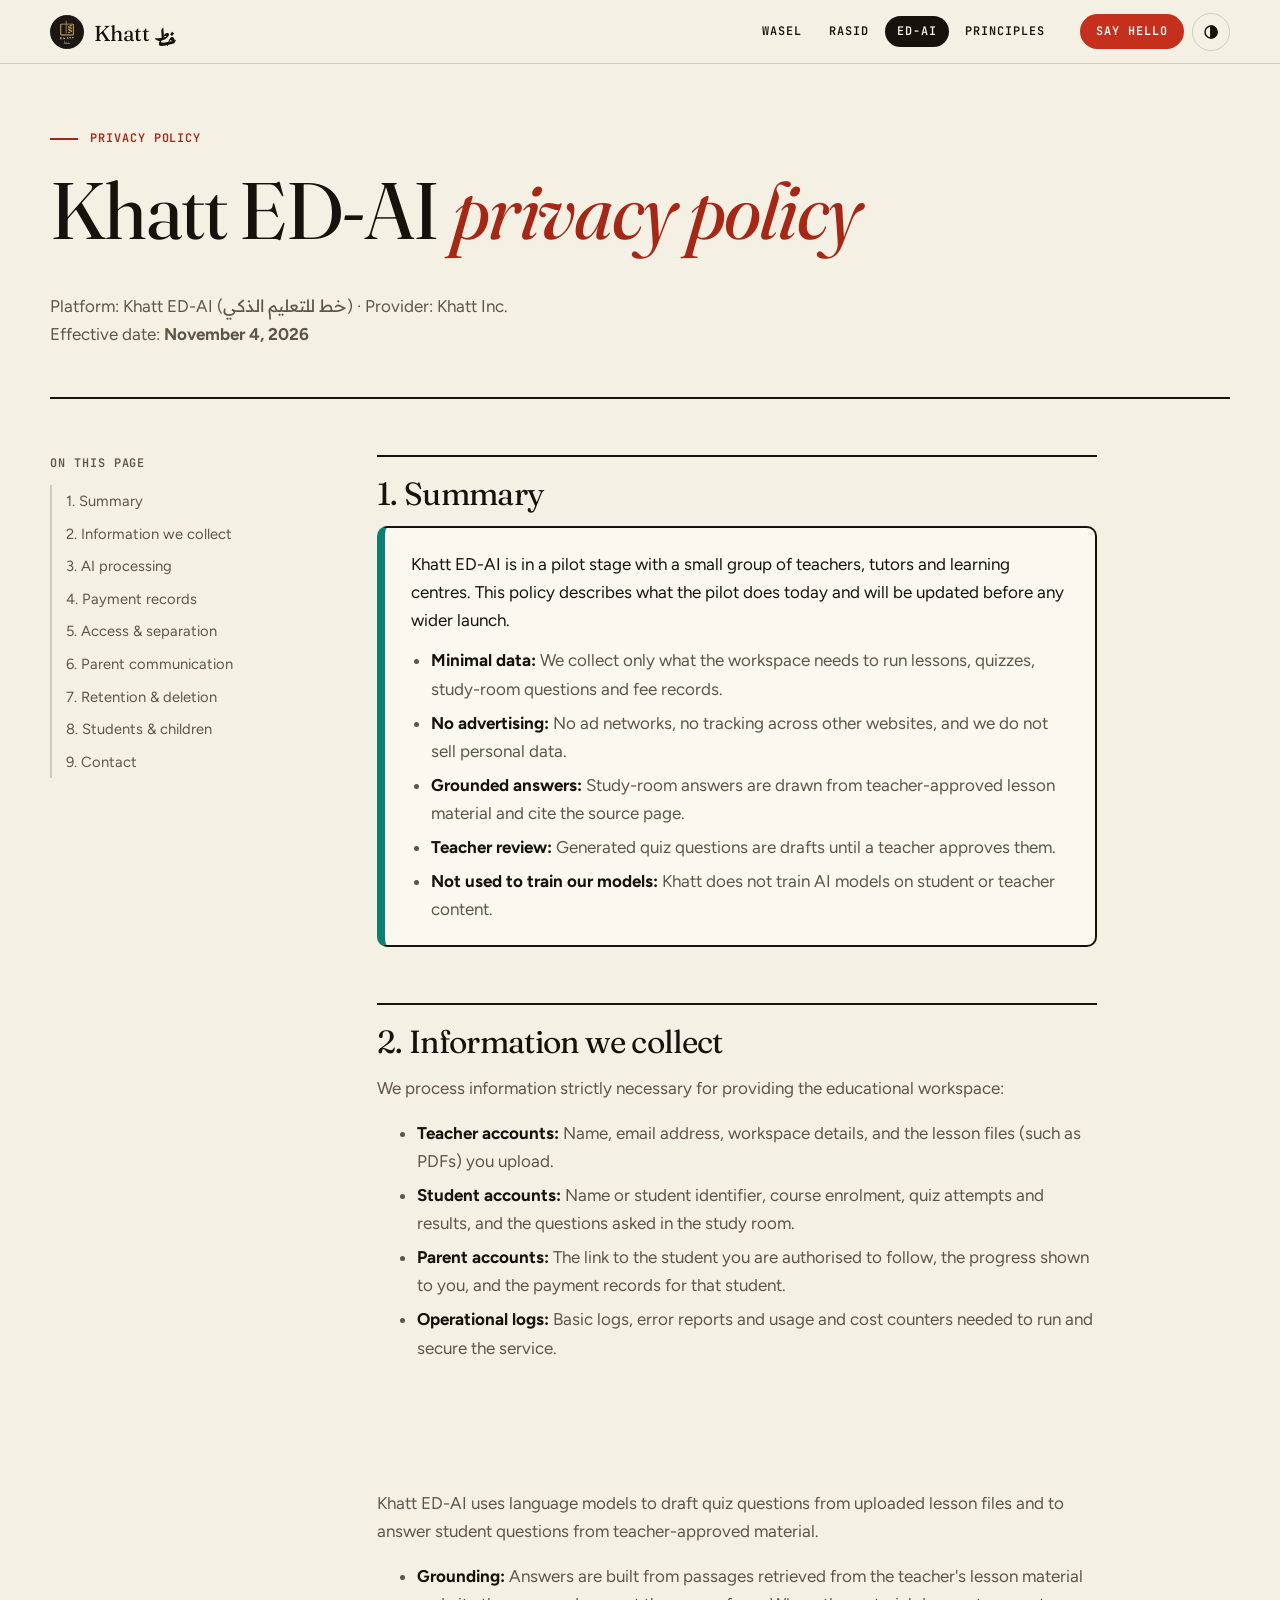
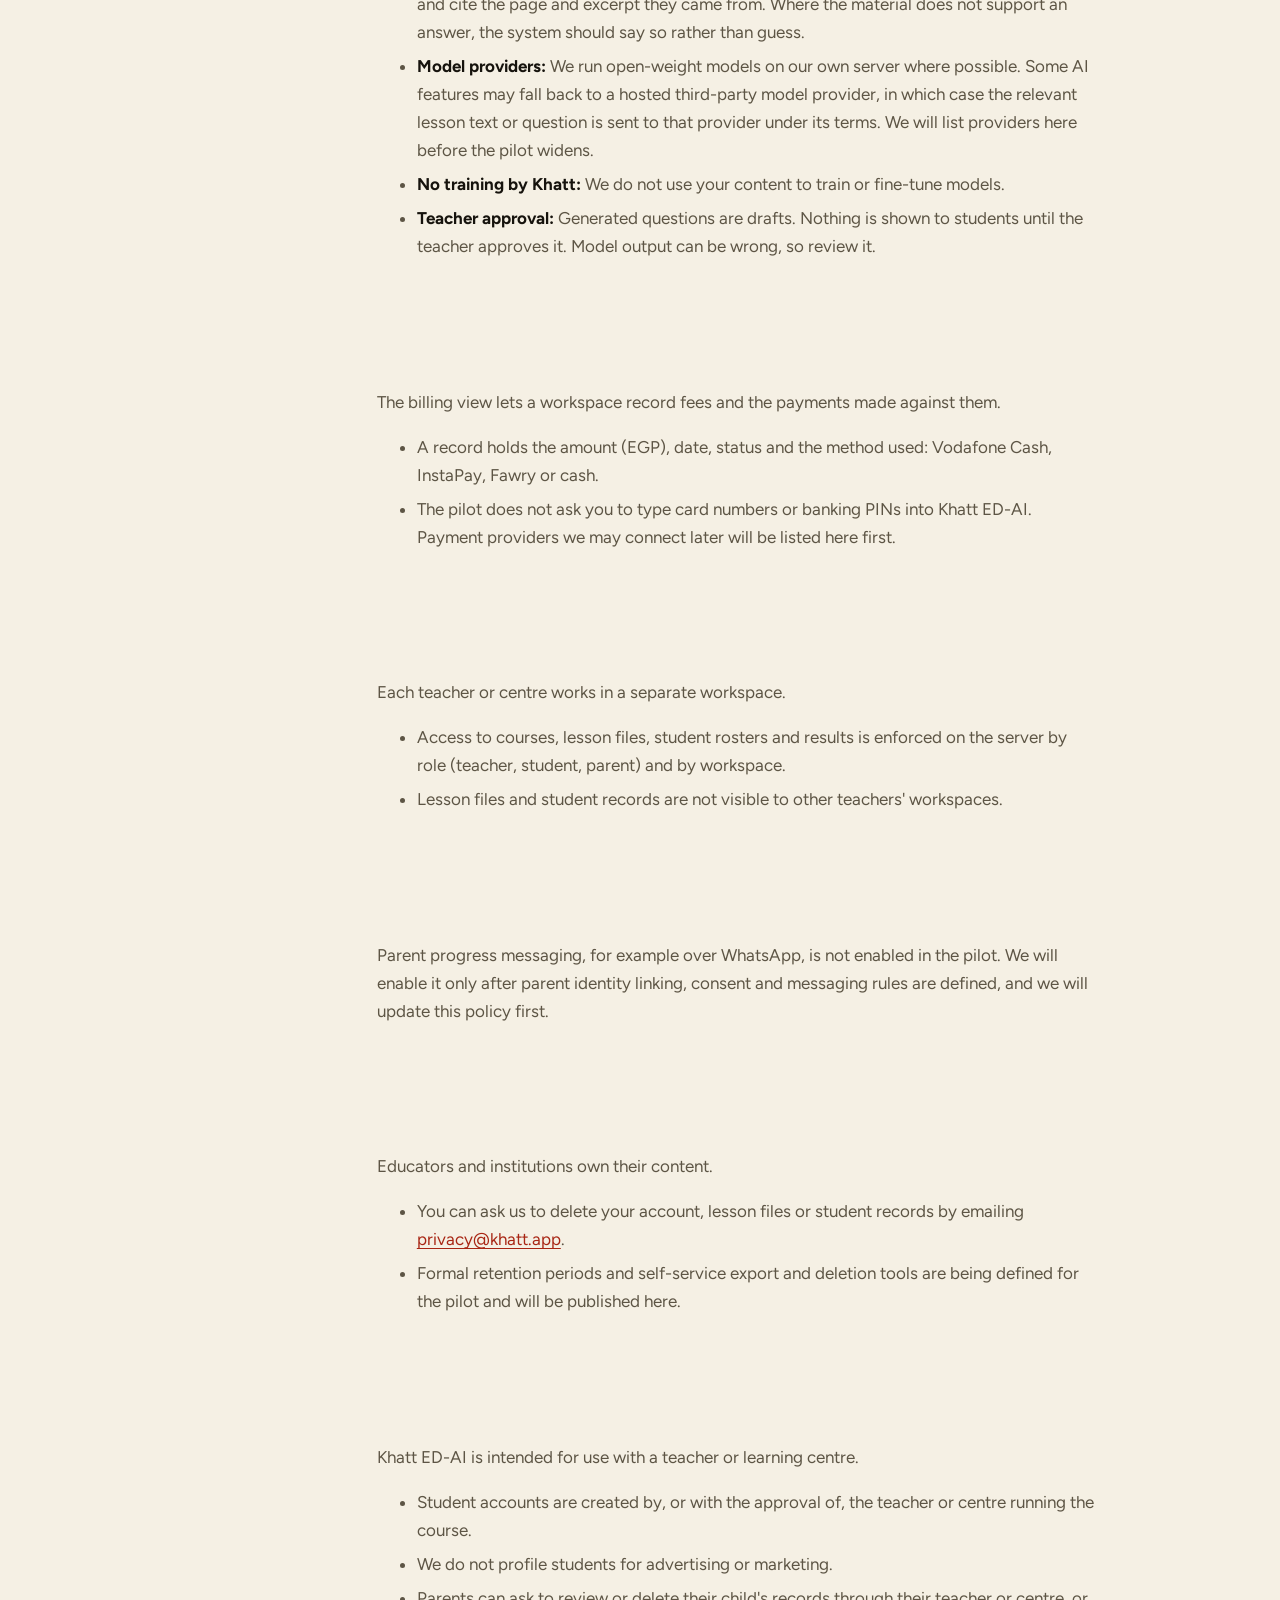
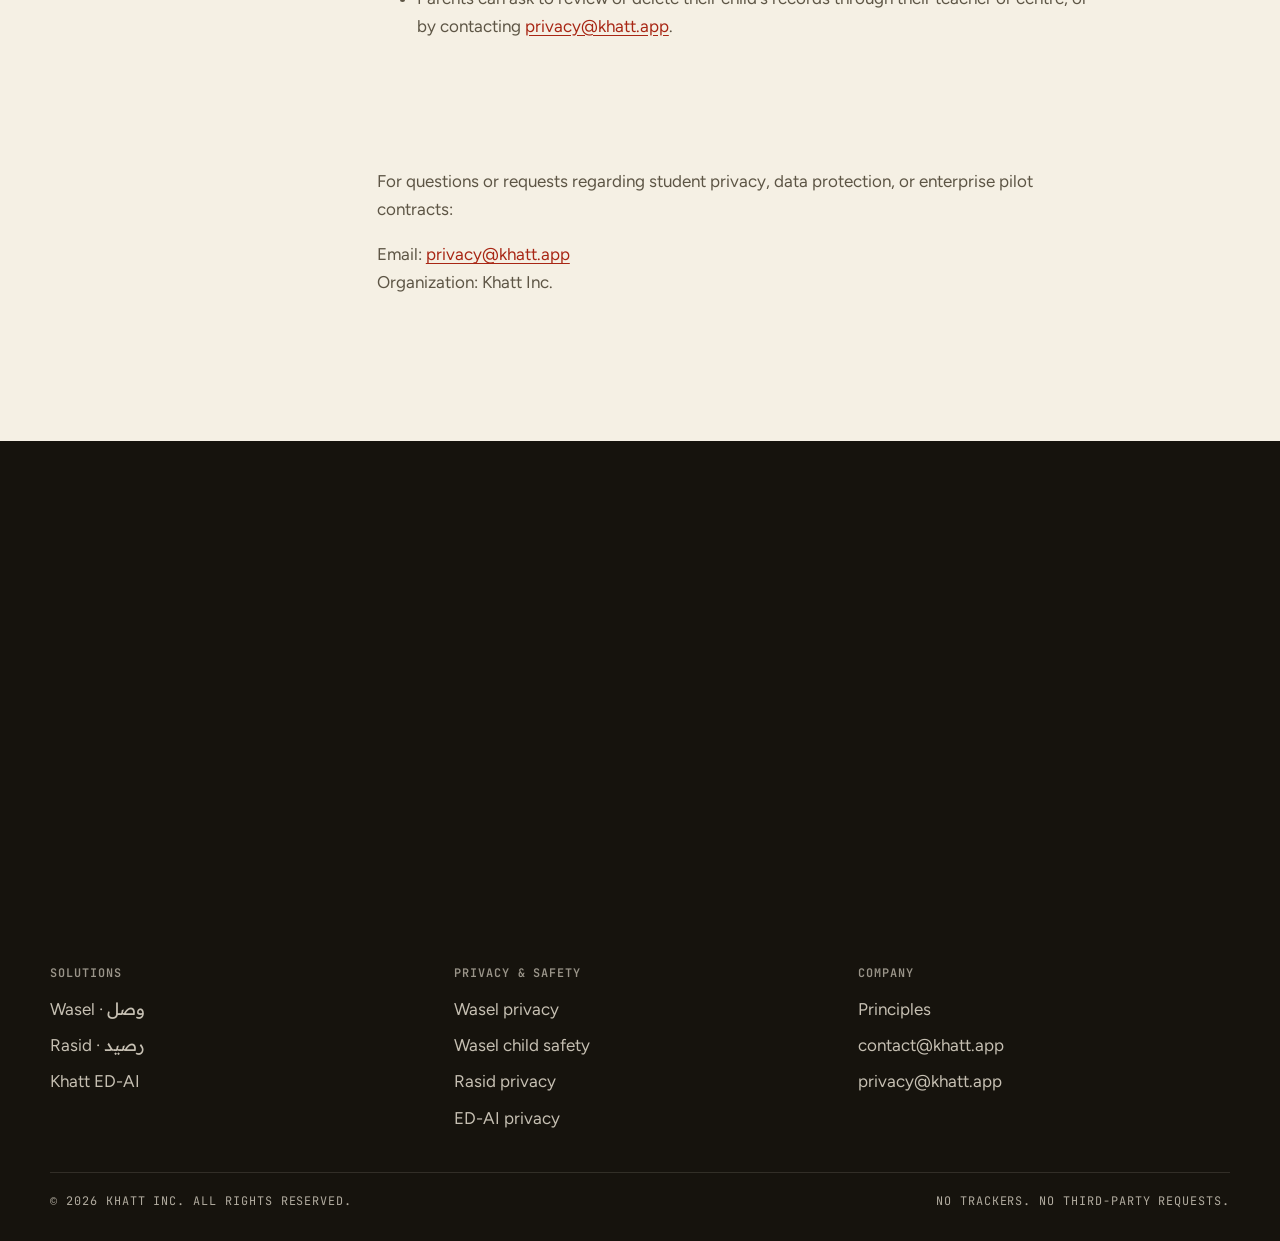
<file: ed-ai/privacy/index.html>
<!DOCTYPE html>
<html lang="en">
<head>
  <meta charset="utf-8">
  <meta name="viewport" content="width=device-width, initial-scale=1">
  <title>Khatt ED-AI Privacy Policy | Khatt</title>
  <meta name="description" content="Privacy policy for the Khatt ED-AI pilot (خط للتعليم الذكي) by Khatt Inc. What we collect, how AI features process lesson material and student questions, payment records, and your choices.">
  <meta http-equiv="Content-Security-Policy" content="default-src 'self'; img-src 'self' data:; font-src 'self'; style-src 'self'; script-src 'self'; base-uri 'none'; form-action 'none'">
  <meta name="theme-color" content="#f5f0e4" media="(prefers-color-scheme: light)">
  <meta name="theme-color" content="#110e09" media="(prefers-color-scheme: dark)">
  <link rel="canonical" href="https://khatt-inc.github.io/ed-ai/privacy/">
  <link rel="icon" href="/assets/img/favicon.svg" type="image/svg+xml">
  <link rel="icon" href="/assets/img/favicon.png" type="image/png" sizes="48x48">
  <link rel="apple-touch-icon" href="/assets/img/apple-touch-icon.png">
  <link rel="preload" href="/assets/fonts/Fraunces.woff2" as="font" type="font/woff2" crossorigin>
  <link rel="preload" href="/assets/fonts/ArefRuqaa-Bold.woff2" as="font" type="font/woff2" crossorigin>
  <link rel="preload" href="/assets/fonts/Figtree.ttf" as="font" type="font/ttf" crossorigin>
  <link rel="stylesheet" href="/assets/css/style.css?v=7">
  <script src="/assets/js/theme.js"></script>
</head>
<body data-product="edai">
  <a class="skip" href="#main">Skip to content</a>

  <header class="nav">
    <div class="nav-in">
      <a class="brand" href="/" aria-label="Khatt home"><img class="brand-logo" src="/assets/img/khatt-logo.png" alt="" width="34" height="34"><span class="brand-word">Khatt <span class="ar" lang="ar" dir="rtl">خط</span></span></a>
      <nav class="links" id="links" aria-label="Main">
        <a href="/wasel/">Wasel</a><a href="/rasid/">Rasid</a><a href="/ed-ai/" aria-current="page">ED-AI</a>
        <a href="/#principles">Principles</a>
        <a href="/#contact" class="m-only">Say hello</a>
      </nav>
      <div class="nav-right">
        <a class="nav-cta" href="/#contact">Say hello</a>
        <button class="icon-btn" id="theme" type="button" aria-label="Switch theme"><svg viewBox="0 0 24 24" width="18" height="18" fill="none" stroke="currentColor" stroke-width="2" aria-hidden="true"><circle cx="12" cy="12" r="8"/><path d="M12 4v16" /><path d="M12 4a8 8 0 0 1 0 16z" fill="currentColor"/></svg></button>
        <button class="icon-btn menu-btn" id="menu" type="button" aria-label="Menu" aria-expanded="false" aria-controls="links"><svg viewBox="0 0 24 24" width="18" height="18" fill="none" stroke="currentColor" stroke-width="2" stroke-linecap="round" aria-hidden="true"><path class="m1" d="M4 9h16"/><path class="m2" d="M4 15h16"/></svg></button>
      </div>
    </div>
  </header>

  <main id="main">
    <div class="wrap">
      <div class="legal-hero">
        <span class="eyebrow">Privacy Policy</span>
        <h1>Khatt ED-AI <span class="mark">privacy policy</span></h1>
        <p>Platform: Khatt ED-AI (خط للتعليم الذكي) · Provider: Khatt Inc.<br>Effective date: <strong>November 4, 2026</strong></p>
      </div>

      <div class="legal">
        <aside class="toc" aria-label="On this page">
          <strong>On this page</strong>
          <ol>
            <li><a href="#s1">1. Summary</a></li>
            <li><a href="#s2">2. Information we collect</a></li>
            <li><a href="#s3">3. AI processing</a></li>
            <li><a href="#s4">4. Payment records</a></li>
            <li><a href="#s5">5. Access &amp; separation</a></li>
            <li><a href="#s6">6. Parent communication</a></li>
            <li><a href="#s7">7. Retention &amp; deletion</a></li>
            <li><a href="#s8">8. Students &amp; children</a></li>
            <li><a href="#s9">9. Contact</a></li>
          </ol>
        </aside>

        <article class="doc">
          <h2 id="s1">1. Summary</h2>
          <div class="summary">
            Khatt ED-AI is in a pilot stage with a small group of teachers, tutors and learning centres. This policy describes what the pilot does today and will be updated before any wider launch.
            <ul>
              <li><strong>Minimal data:</strong> We collect only what the workspace needs to run lessons, quizzes, study-room questions and fee records.</li>
              <li><strong>No advertising:</strong> No ad networks, no tracking across other websites, and we do not sell personal data.</li>
              <li><strong>Grounded answers:</strong> Study-room answers are drawn from teacher-approved lesson material and cite the source page.</li>
              <li><strong>Teacher review:</strong> Generated quiz questions are drafts until a teacher approves them.</li>
              <li><strong>Not used to train our models:</strong> Khatt does not train AI models on student or teacher content.</li>
            </ul>
          </div>

          <h2 id="s2">2. Information we collect</h2>
          <p>We process information strictly necessary for providing the educational workspace:</p>
          <ul>
            <li><strong>Teacher accounts:</strong> Name, email address, workspace details, and the lesson files (such as PDFs) you upload.</li>
            <li><strong>Student accounts:</strong> Name or student identifier, course enrolment, quiz attempts and results, and the questions asked in the study room.</li>
            <li><strong>Parent accounts:</strong> The link to the student you are authorised to follow, the progress shown to you, and the payment records for that student.</li>
            <li><strong>Operational logs:</strong> Basic logs, error reports and usage and cost counters needed to run and secure the service.</li>
          </ul>

          <h2 id="s3">3. AI processing</h2>
          <p>Khatt ED-AI uses language models to draft quiz questions from uploaded lesson files and to answer student questions from teacher-approved material.</p>
          <ul>
            <li><strong>Grounding:</strong> Answers are built from passages retrieved from the teacher's lesson material and cite the page and excerpt they came from. Where the material does not support an answer, the system should say so rather than guess.</li>
            <li><strong>Model providers:</strong> We run open-weight models on our own server where possible. Some AI features may fall back to a hosted third-party model provider, in which case the relevant lesson text or question is sent to that provider under its terms. We will list providers here before the pilot widens.</li>
            <li><strong>No training by Khatt:</strong> We do not use your content to train or fine-tune models.</li>
            <li><strong>Teacher approval:</strong> Generated questions are drafts. Nothing is shown to students until the teacher approves it. Model output can be wrong, so review it.</li>
          </ul>

          <h2 id="s4">4. Payment records</h2>
          <p>The billing view lets a workspace record fees and the payments made against them.</p>
          <ul>
            <li>A record holds the amount (EGP), date, status and the method used: Vodafone Cash, InstaPay, Fawry or cash.</li>
            <li>The pilot does not ask you to type card numbers or banking PINs into Khatt ED-AI. Payment providers we may connect later will be listed here first.</li>
          </ul>

          <h2 id="s5">5. Access &amp; separation</h2>
          <p>Each teacher or centre works in a separate workspace.</p>
          <ul>
            <li>Access to courses, lesson files, student rosters and results is enforced on the server by role (teacher, student, parent) and by workspace.</li>
            <li>Lesson files and student records are not visible to other teachers' workspaces.</li>
          </ul>

          <h2 id="s6">6. Parent communication</h2>
          <p>Parent progress messaging, for example over WhatsApp, is not enabled in the pilot. We will enable it only after parent identity linking, consent and messaging rules are defined, and we will update this policy first.</p>

          <h2 id="s7">7. Retention &amp; deletion</h2>
          <p>Educators and institutions own their content.</p>
          <ul>
            <li>You can ask us to delete your account, lesson files or student records by emailing <a href="mailto:privacy@khatt.app">privacy@khatt.app</a>.</li>
            <li>Formal retention periods and self-service export and deletion tools are being defined for the pilot and will be published here.</li>
          </ul>

          <h2 id="s8">8. Students &amp; children</h2>
          <p>Khatt ED-AI is intended for use with a teacher or learning centre.</p>
          <ul>
            <li>Student accounts are created by, or with the approval of, the teacher or centre running the course.</li>
            <li>We do not profile students for advertising or marketing.</li>
            <li>Parents can ask to review or delete their child's records through their teacher or centre, or by contacting <a href="mailto:privacy@khatt.app">privacy@khatt.app</a>.</li>
          </ul>

          <h2 id="s9">9. Contact &amp; inquiries</h2>
          <p>For questions or requests regarding student privacy, data protection, or enterprise pilot contracts:</p>
          <p>Email: <a href="mailto:privacy@khatt.app">privacy@khatt.app</a><br>Organization: Khatt Inc.</p>
        </article>
      </div>
    </div>
  </main>

  <footer class="foot">
    <div class="wrap">
      <p class="foot-ar" lang="ar" dir="rtl" aria-hidden="true">خط</p>
      <div class="foot-cols">
        <div>
          <h4>Solutions</h4>
          <nav aria-label="Solutions">
            <a href="/wasel/">Wasel · وصل</a>
            <a href="/rasid/">Rasid · رصيد</a>
            <a href="/ed-ai/">Khatt ED-AI</a>
          </nav>
        </div>
        <div>
          <h4>Privacy &amp; safety</h4>
          <nav aria-label="Privacy">
            <a href="/wasel/privacy/">Wasel privacy</a>
            <a href="/wasel/child-safety/">Wasel child safety</a>
            <a href="/rasid/privacy/">Rasid privacy</a>
            <a href="/ed-ai/privacy/">ED-AI privacy</a>
          </nav>
        </div>
        <div>
          <h4>Company</h4>
          <nav aria-label="Company">
            <a href="/#principles">Principles</a>
            
            <a href="mailto:contact@khatt.app">contact@khatt.app</a>
            <a href="mailto:privacy@khatt.app">privacy@khatt.app</a>
          </nav>
        </div>
      </div>
      <div class="foot-bottom">
        <span>© <span id="year">2026</span> Khatt Inc. All rights reserved.</span>
        <span>No trackers. No third-party requests.</span>
      </div>
    </div>
  </footer>

  <script src="/assets/js/main.js?v=6" defer></script>
</body>
</html>
</file>
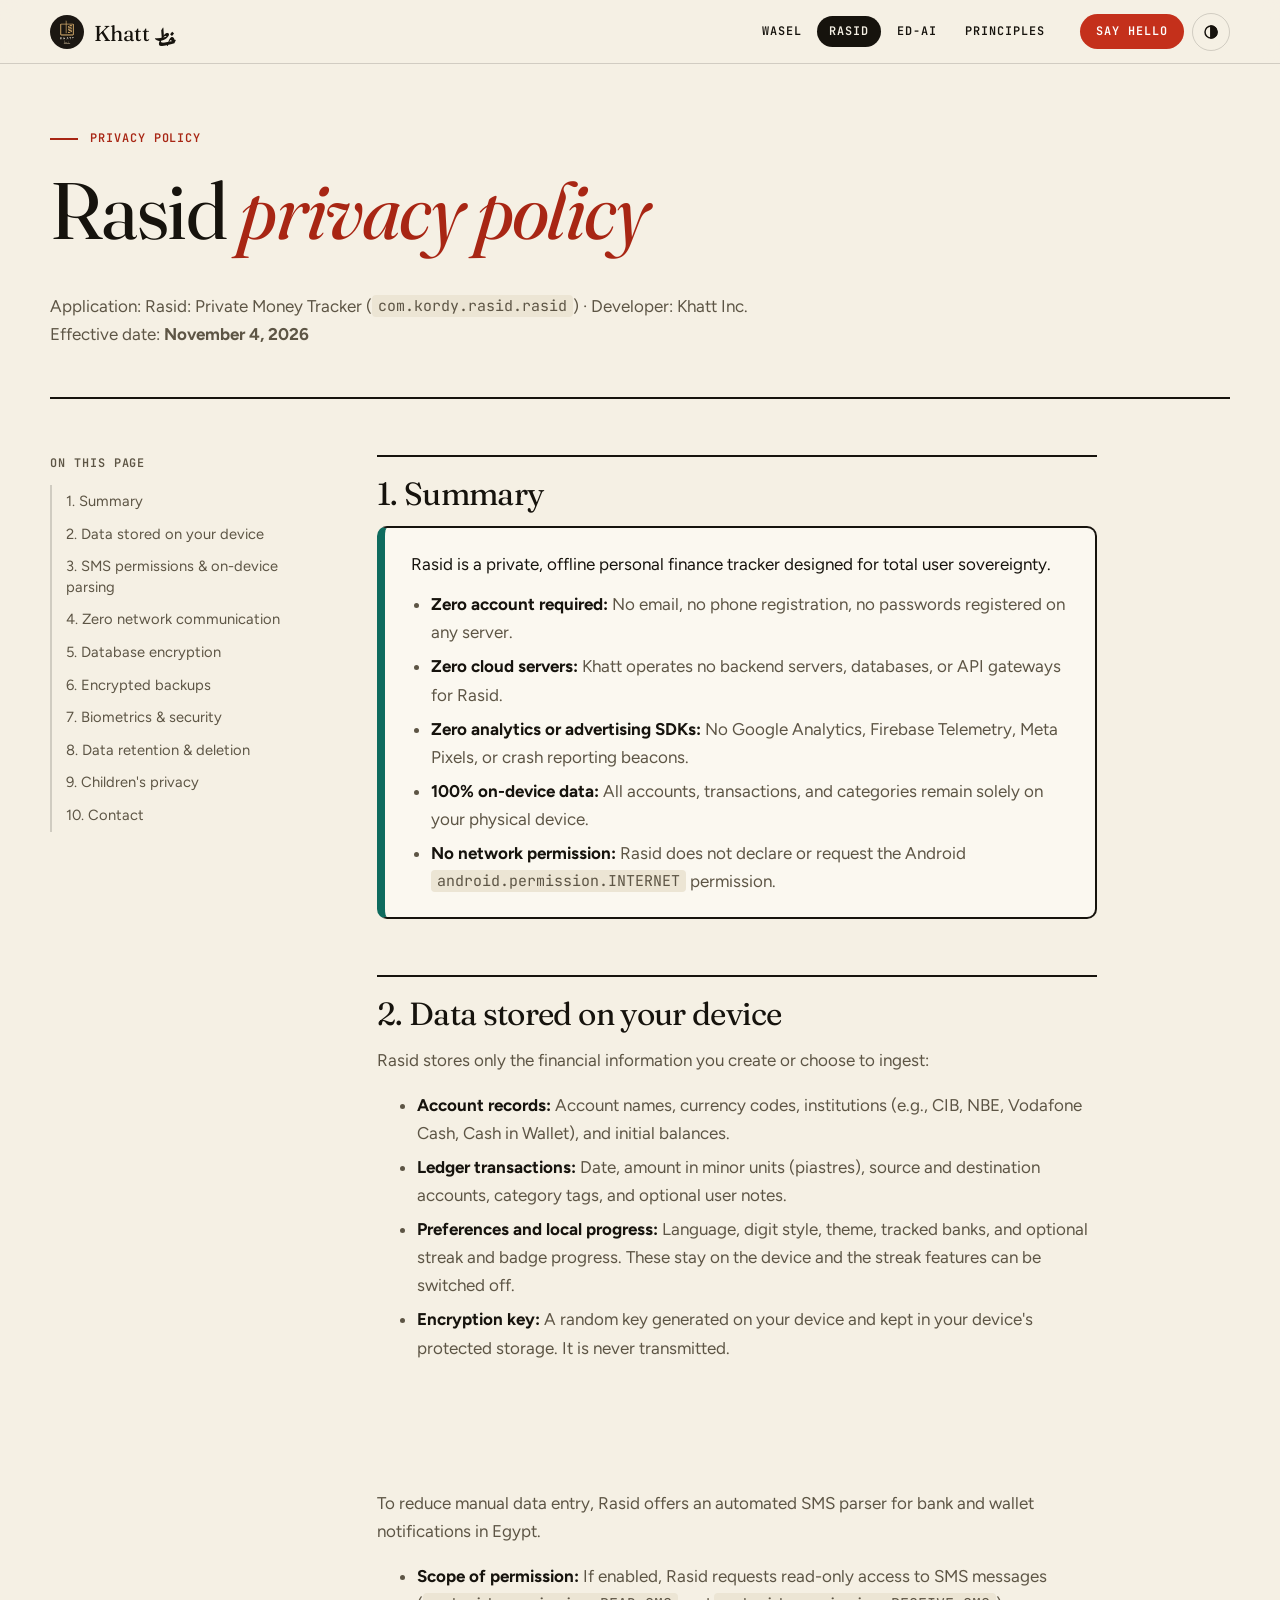
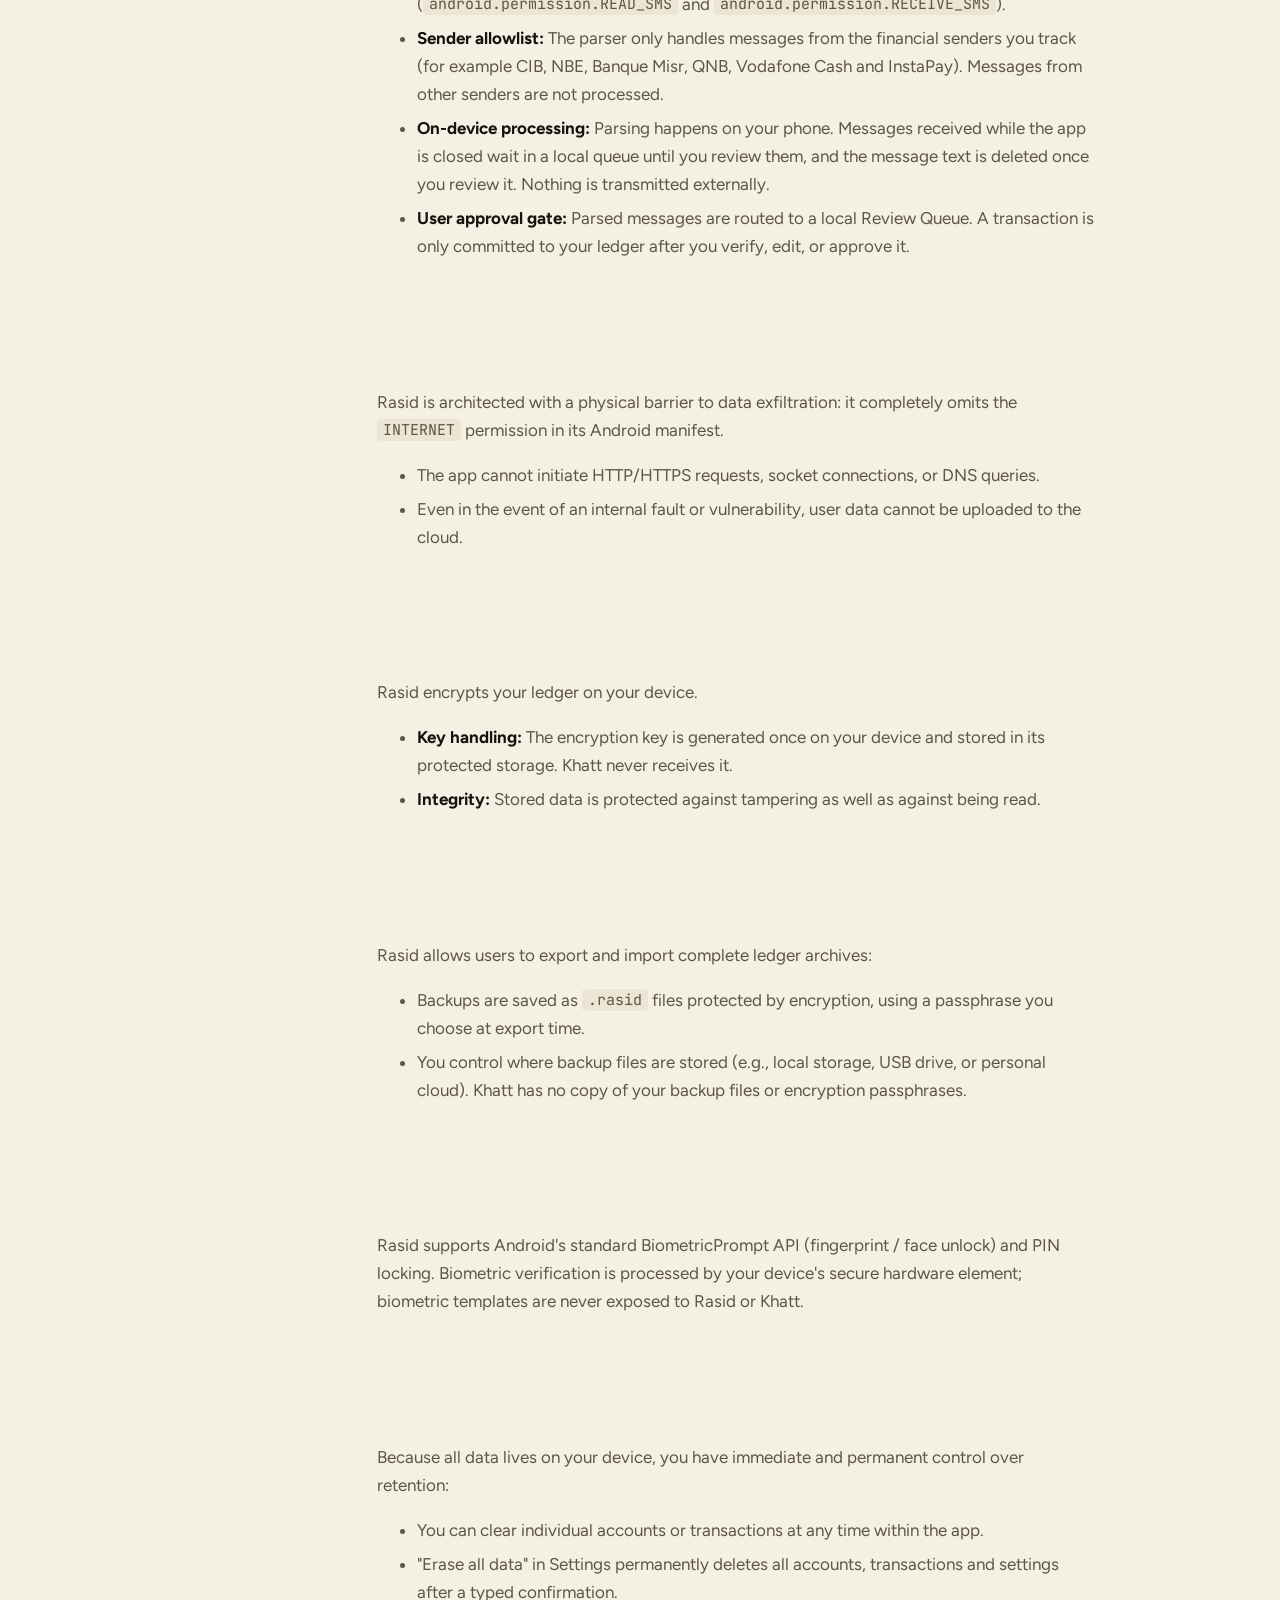
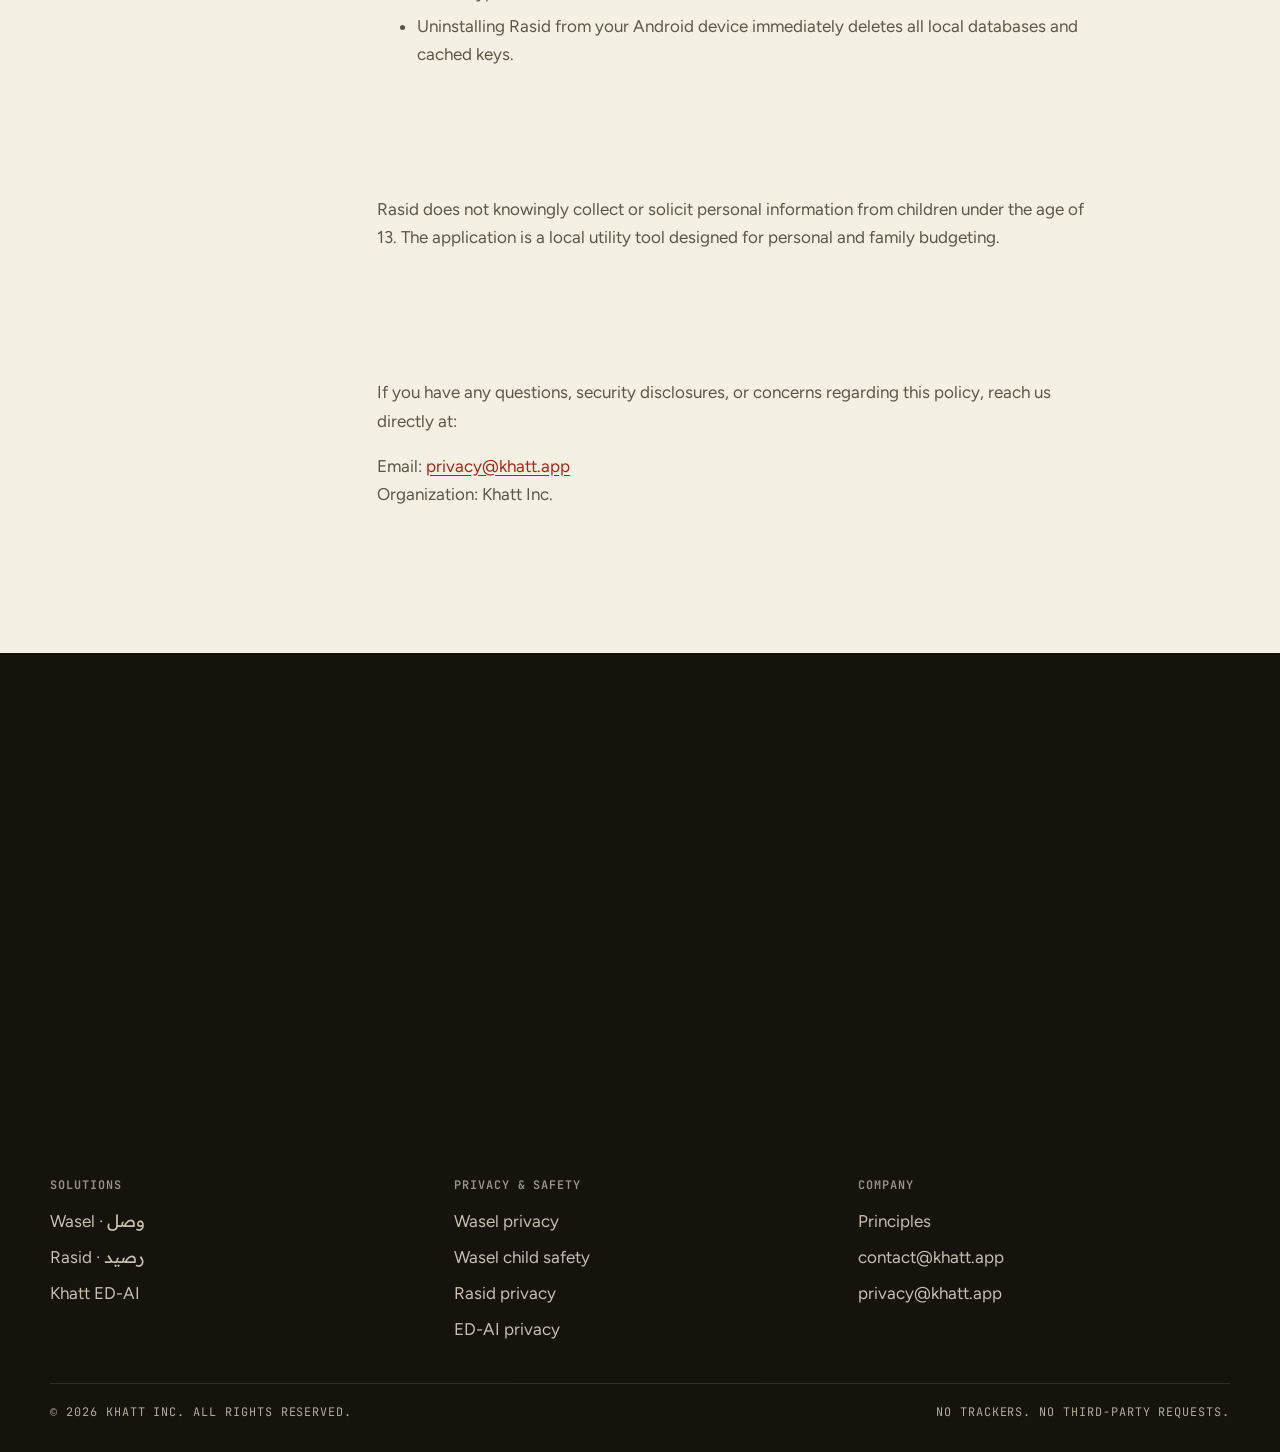
<file: rasid/privacy/index.html>
<!DOCTYPE html>
<html lang="en">
<head>
  <meta charset="utf-8">
  <meta name="viewport" content="width=device-width, initial-scale=1">
  <title>Rasid Privacy Policy | Khatt</title>
  <meta name="description" content="Privacy policy for Rasid: Private Money Tracker (com.kordy.rasid.rasid) by Khatt. What stays on your device, SMS permission usage, and your rights.">
  <meta http-equiv="Content-Security-Policy" content="default-src 'self'; img-src 'self' data:; font-src 'self'; style-src 'self'; script-src 'self'; base-uri 'none'; form-action 'none'">
  <meta name="theme-color" content="#f5f0e4" media="(prefers-color-scheme: light)">
  <meta name="theme-color" content="#110e09" media="(prefers-color-scheme: dark)">
  <link rel="canonical" href="https://khatt-inc.github.io/rasid/privacy/">
  <link rel="icon" href="/assets/img/favicon.svg" type="image/svg+xml">
  <link rel="icon" href="/assets/img/favicon.png" type="image/png" sizes="48x48">
  <link rel="apple-touch-icon" href="/assets/img/apple-touch-icon.png">
  <link rel="preload" href="/assets/fonts/Fraunces.woff2" as="font" type="font/woff2" crossorigin>
  <link rel="preload" href="/assets/fonts/ArefRuqaa-Bold.woff2" as="font" type="font/woff2" crossorigin>
  <link rel="preload" href="/assets/fonts/Figtree.ttf" as="font" type="font/ttf" crossorigin>
  <link rel="stylesheet" href="/assets/css/style.css?v=7">
  <script src="/assets/js/theme.js"></script>
</head>
<body data-product="rasid">
  <a class="skip" href="#main">Skip to content</a>

  <header class="nav">
    <div class="nav-in">
      <a class="brand" href="/" aria-label="Khatt home"><img class="brand-logo" src="/assets/img/khatt-logo.png" alt="" width="34" height="34"><span class="brand-word">Khatt <span class="ar" lang="ar" dir="rtl">خط</span></span></a>
      <nav class="links" id="links" aria-label="Main">
        <a href="/wasel/">Wasel</a><a href="/rasid/" aria-current="page">Rasid</a><a href="/ed-ai/">ED-AI</a>
        <a href="/#principles">Principles</a>
        <a href="/#contact" class="m-only">Say hello</a>
      </nav>
      <div class="nav-right">
        <a class="nav-cta" href="/#contact">Say hello</a>
        <button class="icon-btn" id="theme" type="button" aria-label="Switch theme"><svg viewBox="0 0 24 24" width="18" height="18" fill="none" stroke="currentColor" stroke-width="2" aria-hidden="true"><circle cx="12" cy="12" r="8"/><path d="M12 4v16" /><path d="M12 4a8 8 0 0 1 0 16z" fill="currentColor"/></svg></button>
        <button class="icon-btn menu-btn" id="menu" type="button" aria-label="Menu" aria-expanded="false" aria-controls="links"><svg viewBox="0 0 24 24" width="18" height="18" fill="none" stroke="currentColor" stroke-width="2" stroke-linecap="round" aria-hidden="true"><path class="m1" d="M4 9h16"/><path class="m2" d="M4 15h16"/></svg></button>
      </div>
    </div>
  </header>

  <main id="main">
    <div class="wrap">
      <div class="legal-hero">
        <span class="eyebrow">Privacy Policy</span>
        <h1>Rasid <span class="mark">privacy policy</span></h1>
        <p>Application: Rasid: Private Money Tracker (<code>com.kordy.rasid.rasid</code>) · Developer: Khatt Inc.<br>Effective date: <strong>November 4, 2026</strong></p>
      </div>

      <div class="legal">
        <aside class="toc" aria-label="On this page">
          <strong>On this page</strong>
          <ol>
            <li><a href="#s1">1. Summary</a></li>
            <li><a href="#s2">2. Data stored on your device</a></li>
            <li><a href="#s3">3. SMS permissions &amp; on-device parsing</a></li>
            <li><a href="#s4">4. Zero network communication</a></li>
            <li><a href="#s5">5. Database encryption</a></li>
            <li><a href="#s6">6. Encrypted backups</a></li>
            <li><a href="#s7">7. Biometrics &amp; security</a></li>
            <li><a href="#s8">8. Data retention &amp; deletion</a></li>
            <li><a href="#s9">9. Children's privacy</a></li>
            <li><a href="#s10">10. Contact</a></li>
          </ol>
        </aside>

        <article class="doc">
          <h2 id="s1">1. Summary</h2>
          <div class="summary">
            Rasid is a private, offline personal finance tracker designed for total user sovereignty.
            <ul>
              <li><strong>Zero account required:</strong> No email, no phone registration, no passwords registered on any server.</li>
              <li><strong>Zero cloud servers:</strong> Khatt operates no backend servers, databases, or API gateways for Rasid.</li>
              <li><strong>Zero analytics or advertising SDKs:</strong> No Google Analytics, Firebase Telemetry, Meta Pixels, or crash reporting beacons.</li>
              <li><strong>100% on-device data:</strong> All accounts, transactions, and categories remain solely on your physical device.</li>
              <li><strong>No network permission:</strong> Rasid does not declare or request the Android <code>android.permission.INTERNET</code> permission.</li>
            </ul>
          </div>

          <h2 id="s2">2. Data stored on your device</h2>
          <p>Rasid stores only the financial information you create or choose to ingest:</p>
          <ul>
            <li><strong>Account records:</strong> Account names, currency codes, institutions (e.g., CIB, NBE, Vodafone Cash, Cash in Wallet), and initial balances.</li>
            <li><strong>Ledger transactions:</strong> Date, amount in minor units (piastres), source and destination accounts, category tags, and optional user notes.</li>
            <li><strong>Preferences and local progress:</strong> Language, digit style, theme, tracked banks, and optional streak and badge progress. These stay on the device and the streak features can be switched off.</li>
            <li><strong>Encryption key:</strong> A random key generated on your device and kept in your device's protected storage. It is never transmitted.</li>
          </ul>

          <h2 id="s3">3. SMS permissions &amp; on-device parsing</h2>
          <p>To reduce manual data entry, Rasid offers an automated SMS parser for bank and wallet notifications in Egypt.</p>
          <ul>
            <li><strong>Scope of permission:</strong> If enabled, Rasid requests read-only access to SMS messages (<code>android.permission.READ_SMS</code> and <code>android.permission.RECEIVE_SMS</code>).</li>
            <li><strong>Sender allowlist:</strong> The parser only handles messages from the financial senders you track (for example CIB, NBE, Banque Misr, QNB, Vodafone Cash and InstaPay). Messages from other senders are not processed.</li>
            <li><strong>On-device processing:</strong> Parsing happens on your phone. Messages received while the app is closed wait in a local queue until you review them, and the message text is deleted once you review it. Nothing is transmitted externally.</li>
            <li><strong>User approval gate:</strong> Parsed messages are routed to a local Review Queue. A transaction is only committed to your ledger after you verify, edit, or approve it.</li>
          </ul>

          <h2 id="s4">4. Zero network communication</h2>
          <p>Rasid is architected with a physical barrier to data exfiltration: it completely omits the <code>INTERNET</code> permission in its Android manifest.</p>
          <ul>
            <li>The app cannot initiate HTTP/HTTPS requests, socket connections, or DNS queries.</li>
            <li>Even in the event of an internal fault or vulnerability, user data cannot be uploaded to the cloud.</li>
          </ul>

          <h2 id="s5">5. Database encryption</h2>
          <p>Rasid encrypts your ledger on your device.</p>
          <ul>
            <li><strong>Key handling:</strong> The encryption key is generated once on your device and stored in its protected storage. Khatt never receives it.</li>
            <li><strong>Integrity:</strong> Stored data is protected against tampering as well as against being read.</li>
          </ul>

          <h2 id="s6">6. Encrypted portable backups</h2>
          <p>Rasid allows users to export and import complete ledger archives:</p>
          <ul>
            <li>Backups are saved as <code>.rasid</code> files protected by encryption, using a passphrase you choose at export time.</li>
            <li>You control where backup files are stored (e.g., local storage, USB drive, or personal cloud). Khatt has no copy of your backup files or encryption passphrases.</li>
          </ul>

          <h2 id="s7">7. Biometrics &amp; app lock</h2>
          <p>Rasid supports Android's standard BiometricPrompt API (fingerprint / face unlock) and PIN locking. Biometric verification is processed by your device's secure hardware element; biometric templates are never exposed to Rasid or Khatt.</p>

          <h2 id="s8">8. Data retention &amp; deletion</h2>
          <p>Because all data lives on your device, you have immediate and permanent control over retention:</p>
          <ul>
            <li>You can clear individual accounts or transactions at any time within the app.</li>
            <li>"Erase all data" in Settings permanently deletes all accounts, transactions and settings after a typed confirmation.</li>
            <li>Uninstalling Rasid from your Android device immediately deletes all local databases and cached keys.</li>
          </ul>

          <h2 id="s9">9. Children's privacy</h2>
          <p>Rasid does not knowingly collect or solicit personal information from children under the age of 13. The application is a local utility tool designed for personal and family budgeting.</p>

          <h2 id="s10">10. Contact &amp; inquiries</h2>
          <p>If you have any questions, security disclosures, or concerns regarding this policy, reach us directly at:</p>
          <p>Email: <a href="mailto:privacy@khatt.app">privacy@khatt.app</a><br>Organization: Khatt Inc.</p>
        </article>
      </div>
    </div>
  </main>

  <footer class="foot">
    <div class="wrap">
      <p class="foot-ar" lang="ar" dir="rtl" aria-hidden="true">خط</p>
      <div class="foot-cols">
        <div>
          <h4>Solutions</h4>
          <nav aria-label="Solutions">
            <a href="/wasel/">Wasel · وصل</a>
            <a href="/rasid/">Rasid · رصيد</a>
            <a href="/ed-ai/">Khatt ED-AI</a>
          </nav>
        </div>
        <div>
          <h4>Privacy &amp; safety</h4>
          <nav aria-label="Privacy">
            <a href="/wasel/privacy/">Wasel privacy</a>
            <a href="/wasel/child-safety/">Wasel child safety</a>
            <a href="/rasid/privacy/">Rasid privacy</a>
            <a href="/ed-ai/privacy/">ED-AI privacy</a>
          </nav>
        </div>
        <div>
          <h4>Company</h4>
          <nav aria-label="Company">
            <a href="/#principles">Principles</a>
            
            <a href="mailto:contact@khatt.app">contact@khatt.app</a>
            <a href="mailto:privacy@khatt.app">privacy@khatt.app</a>
          </nav>
        </div>
      </div>
      <div class="foot-bottom">
        <span>© <span id="year">2026</span> Khatt Inc. All rights reserved.</span>
        <span>No trackers. No third-party requests.</span>
      </div>
    </div>
  </footer>

  <script src="/assets/js/main.js?v=6" defer></script>
</body>
</html>
</file>
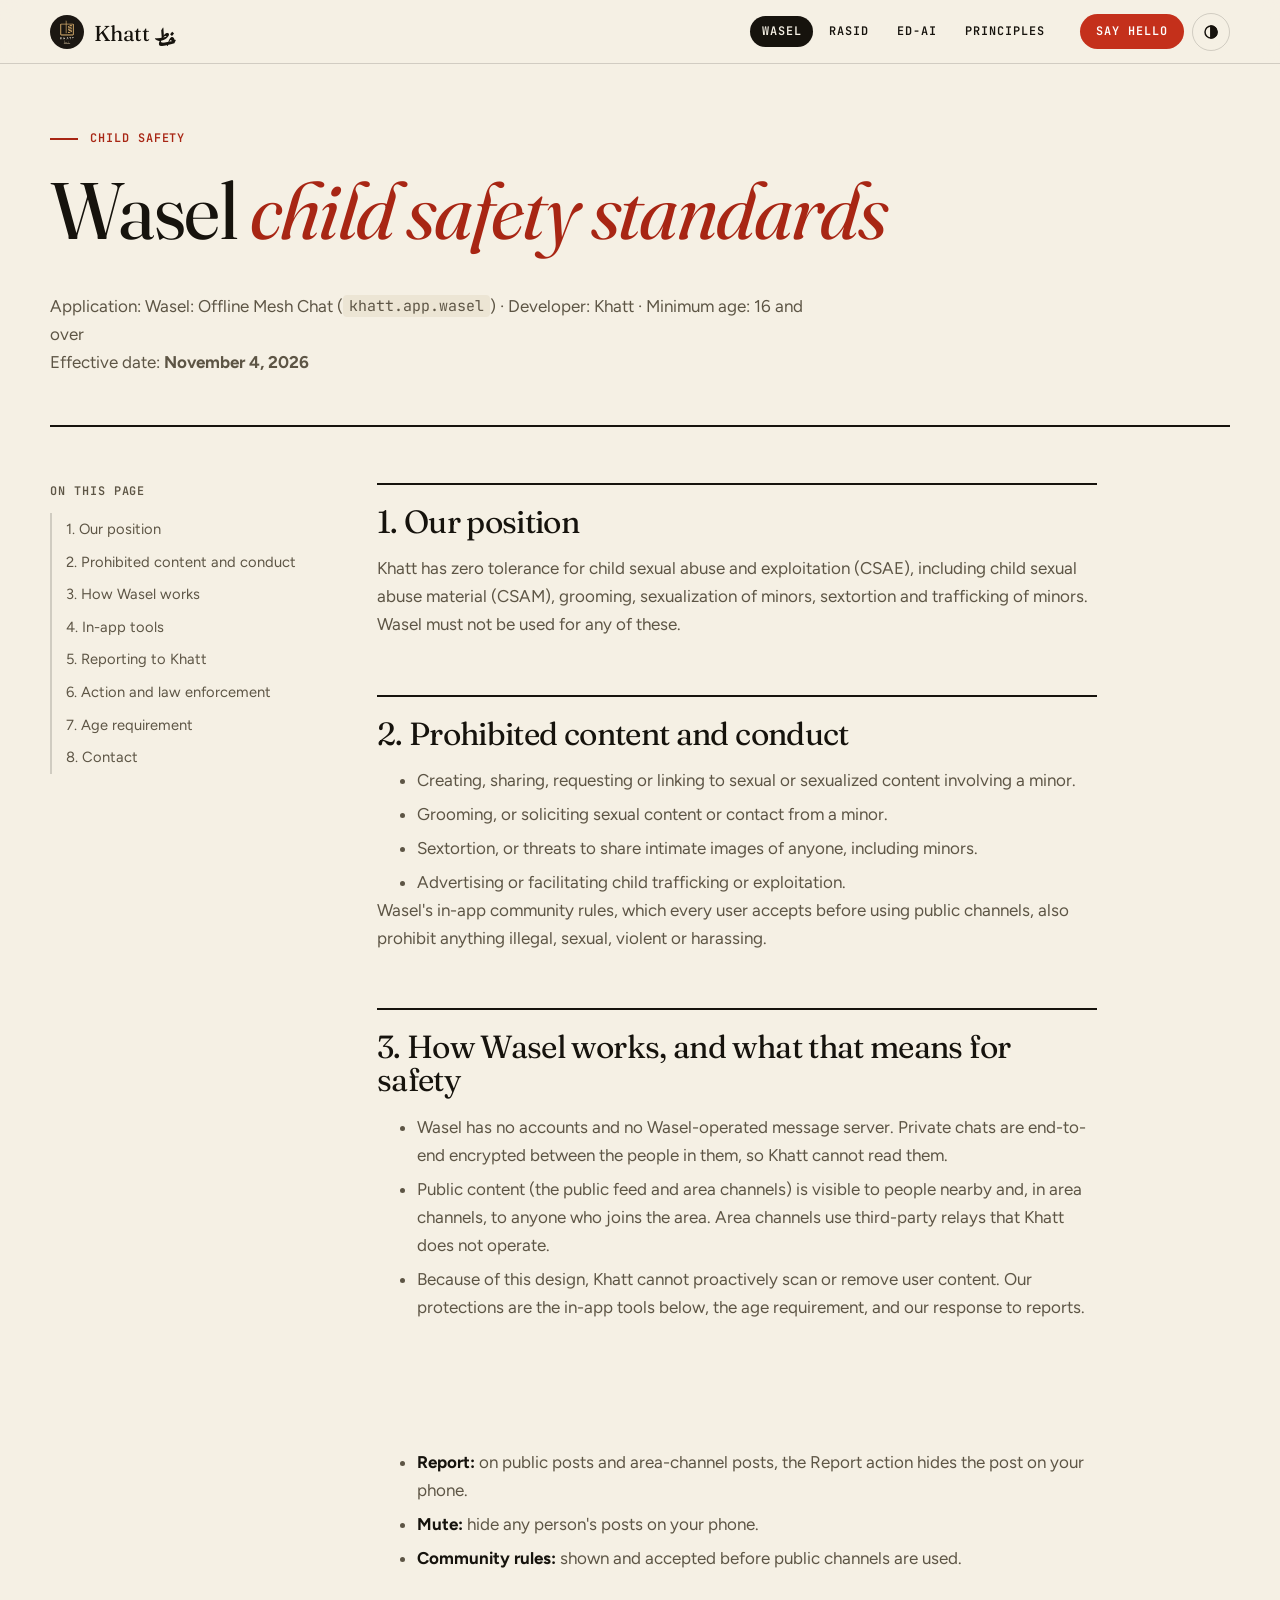
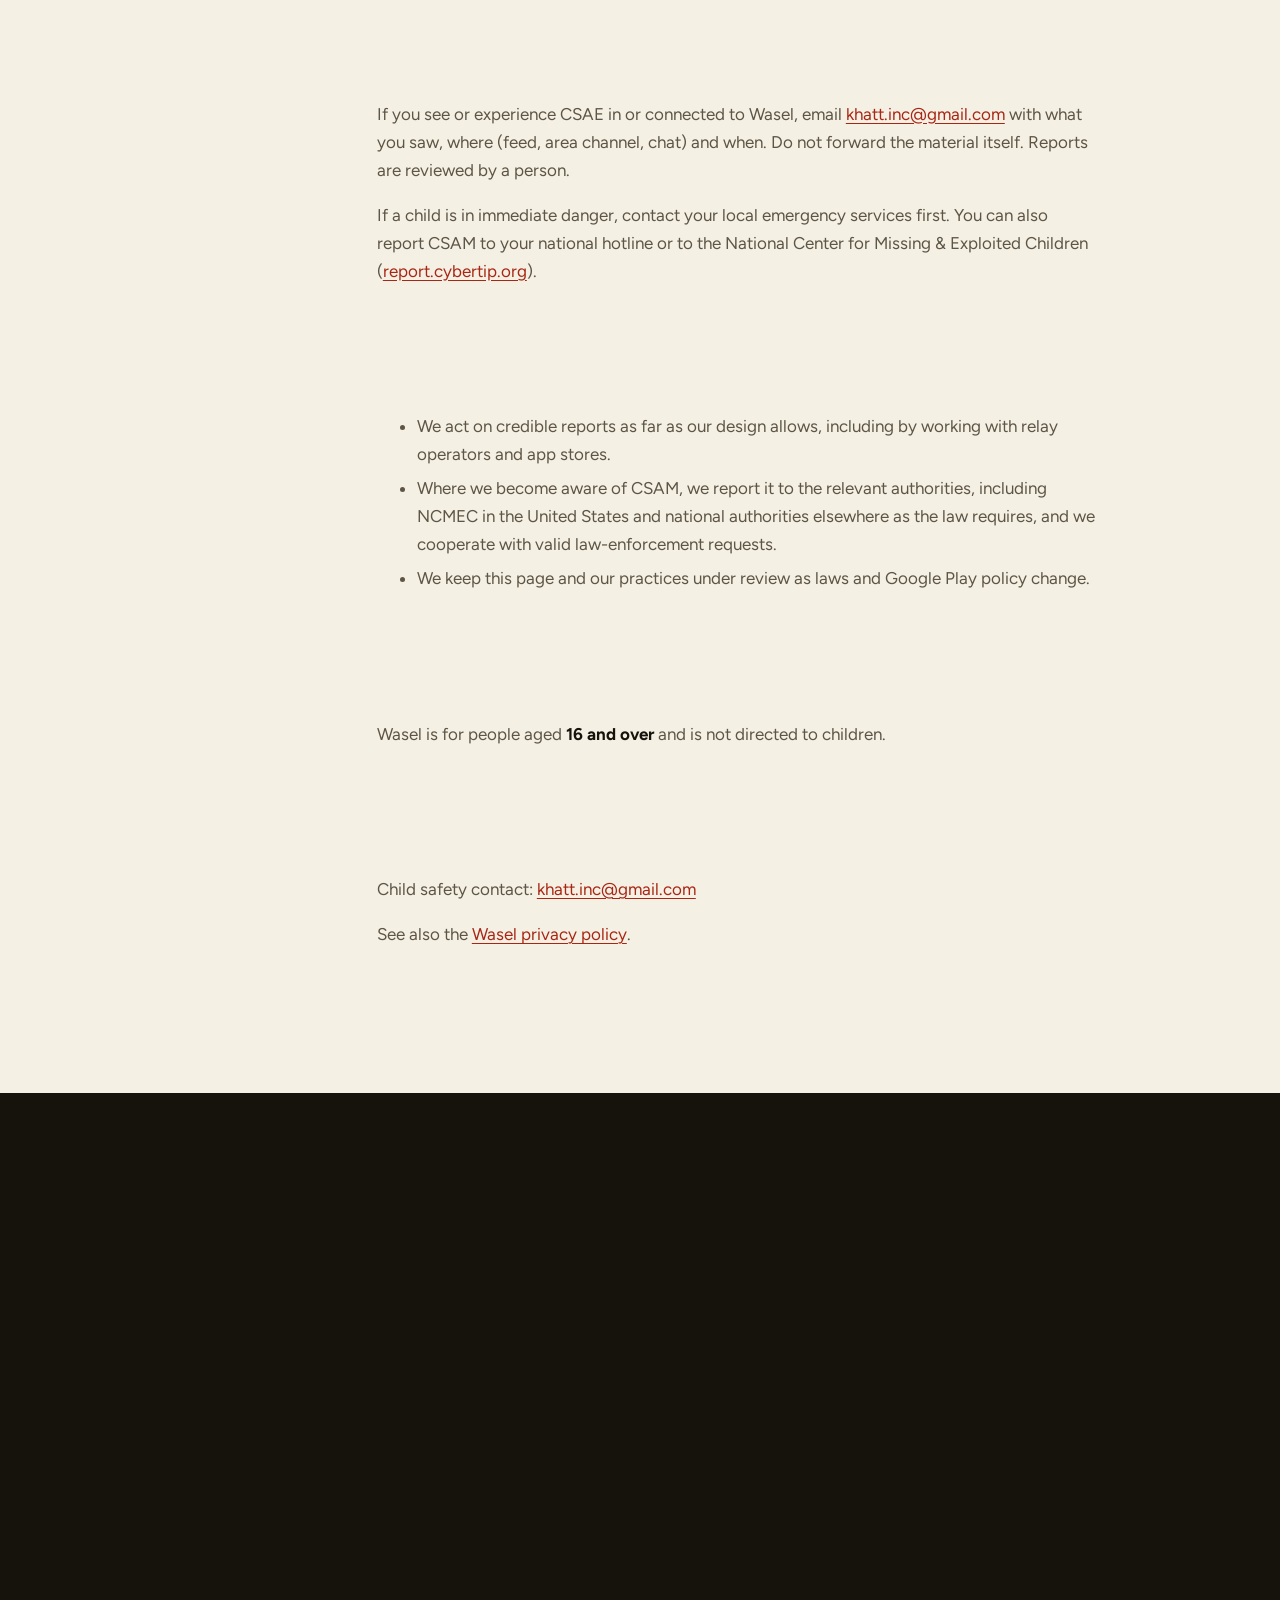
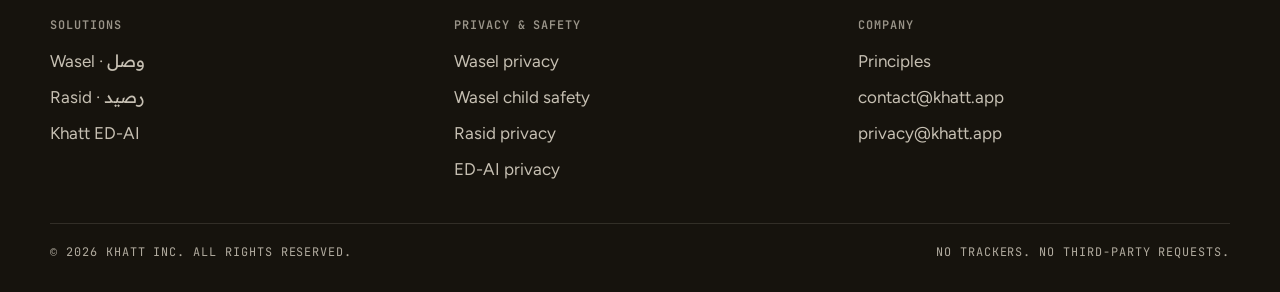
<file: wasel/child-safety/index.html>
<!DOCTYPE html>
<html lang="en">
<head>
  <meta charset="utf-8">
  <meta name="viewport" content="width=device-width, initial-scale=1">
  <title>Wasel Child Safety Standards | Khatt</title>
  <meta name="description" content="Wasel: Offline Mesh Chat (khatt.app.wasel) standards against child sexual abuse and exploitation (CSAE): prohibited content, in-app reporting, and how to contact Khatt.">
  <meta http-equiv="Content-Security-Policy" content="default-src 'self'; img-src 'self' data:; font-src 'self'; style-src 'self'; script-src 'self'; base-uri 'none'; form-action 'none'">
  <meta name="theme-color" content="#f5f0e4" media="(prefers-color-scheme: light)">
  <meta name="theme-color" content="#110e09" media="(prefers-color-scheme: dark)">
  <link rel="canonical" href="https://khatt-inc.github.io/wasel/child-safety/">
  <link rel="icon" href="/assets/img/favicon.svg" type="image/svg+xml">
  <link rel="icon" href="/assets/img/favicon.png" type="image/png" sizes="48x48">
  <link rel="apple-touch-icon" href="/assets/img/apple-touch-icon.png">
  <link rel="preload" href="/assets/fonts/Fraunces.woff2" as="font" type="font/woff2" crossorigin>
  <link rel="preload" href="/assets/fonts/ArefRuqaa-Bold.woff2" as="font" type="font/woff2" crossorigin>
  <link rel="preload" href="/assets/fonts/Figtree.ttf" as="font" type="font/ttf" crossorigin>
  <link rel="stylesheet" href="/assets/css/style.css?v=7">
  <script src="/assets/js/theme.js"></script>
</head>
<body data-product="wasel">
  <a class="skip" href="#main">Skip to content</a>

  <header class="nav">
    <div class="nav-in">
      <a class="brand" href="/" aria-label="Khatt home"><img class="brand-logo" src="/assets/img/khatt-logo.png" alt="" width="34" height="34"><span class="brand-word">Khatt <span class="ar" lang="ar" dir="rtl">خط</span></span></a>
      <nav class="links" id="links" aria-label="Main">
        <a href="/wasel/" aria-current="page">Wasel</a><a href="/rasid/">Rasid</a><a href="/ed-ai/">ED-AI</a>
        <a href="/#principles">Principles</a>
        <a href="/#contact" class="m-only">Say hello</a>
      </nav>
      <div class="nav-right">
        <a class="nav-cta" href="/#contact">Say hello</a>
        <button class="icon-btn" id="theme" type="button" aria-label="Switch theme"><svg viewBox="0 0 24 24" width="18" height="18" fill="none" stroke="currentColor" stroke-width="2" aria-hidden="true"><circle cx="12" cy="12" r="8"/><path d="M12 4v16" /><path d="M12 4a8 8 0 0 1 0 16z" fill="currentColor"/></svg></button>
        <button class="icon-btn menu-btn" id="menu" type="button" aria-label="Menu" aria-expanded="false" aria-controls="links"><svg viewBox="0 0 24 24" width="18" height="18" fill="none" stroke="currentColor" stroke-width="2" stroke-linecap="round" aria-hidden="true"><path class="m1" d="M4 9h16"/><path class="m2" d="M4 15h16"/></svg></button>
      </div>
    </div>
  </header>

  <main id="main">
    <div class="wrap">
      <div class="legal-hero">
        <span class="eyebrow">Child safety</span>
        <h1>Wasel <span class="mark">child safety standards</span></h1>
        <p>Application: Wasel: Offline Mesh Chat (<code>khatt.app.wasel</code>) · Developer: Khatt · Minimum age: 16 and over<br>Effective date: <strong>November 4, 2026</strong></p>
      </div>

      <div class="legal">
        <aside class="toc" aria-label="On this page">
          <strong>On this page</strong>
          <ol>
            <li><a href="#s1">1. Our position</a></li>
            <li><a href="#s2">2. Prohibited content and conduct</a></li>
            <li><a href="#s3">3. How Wasel works</a></li>
            <li><a href="#s4">4. In-app tools</a></li>
            <li><a href="#s5">5. Reporting to Khatt</a></li>
            <li><a href="#s6">6. Action and law enforcement</a></li>
            <li><a href="#s7">7. Age requirement</a></li>
            <li><a href="#s8">8. Contact</a></li>
          </ol>
        </aside>

        <article class="doc">
          <h2 id="s1">1. Our position</h2>
          <p>Khatt has zero tolerance for child sexual abuse and exploitation (CSAE), including child sexual abuse material (CSAM), grooming, sexualization of minors, sextortion and trafficking of minors. Wasel must not be used for any of these.</p>

          <h2 id="s2">2. Prohibited content and conduct</h2>
          <ul>
            <li>Creating, sharing, requesting or linking to sexual or sexualized content involving a minor.</li>
            <li>Grooming, or soliciting sexual content or contact from a minor.</li>
            <li>Sextortion, or threats to share intimate images of anyone, including minors.</li>
            <li>Advertising or facilitating child trafficking or exploitation.</li>
          </ul>
          <p>Wasel's in-app community rules, which every user accepts before using public channels, also prohibit anything illegal, sexual, violent or harassing.</p>

          <h2 id="s3">3. How Wasel works, and what that means for safety</h2>
          <ul>
            <li>Wasel has no accounts and no Wasel-operated message server. Private chats are end-to-end encrypted between the people in them, so Khatt cannot read them.</li>
            <li>Public content (the public feed and area channels) is visible to people nearby and, in area channels, to anyone who joins the area. Area channels use third-party relays that Khatt does not operate.</li>
            <li>Because of this design, Khatt cannot proactively scan or remove user content. Our protections are the in-app tools below, the age requirement, and our response to reports.</li>
          </ul>

          <h2 id="s4">4. In-app tools</h2>
          <ul>
            <li><strong>Report:</strong> on public posts and area-channel posts, the Report action hides the post on your phone.</li>
            <li><strong>Mute:</strong> hide any person's posts on your phone.</li>
            <li><strong>Community rules:</strong> shown and accepted before public channels are used.</li>
          </ul>

          <h2 id="s5">5. Reporting to Khatt</h2>
          <p>If you see or experience CSAE in or connected to Wasel, email <a href="mailto:khatt.inc@gmail.com">khatt.inc@gmail.com</a> with what you saw, where (feed, area channel, chat) and when. Do not forward the material itself. Reports are reviewed by a person.</p>
          <p>If a child is in immediate danger, contact your local emergency services first. You can also report CSAM to your national hotline or to the National Center for Missing &amp; Exploited Children (<a href="https://report.cybertip.org/" rel="noopener">report.cybertip.org</a>).</p>

          <h2 id="s6">6. Action and law enforcement</h2>
          <ul>
            <li>We act on credible reports as far as our design allows, including by working with relay operators and app stores.</li>
            <li>Where we become aware of CSAM, we report it to the relevant authorities, including NCMEC in the United States and national authorities elsewhere as the law requires, and we cooperate with valid law-enforcement requests.</li>
            <li>We keep this page and our practices under review as laws and Google Play policy change.</li>
          </ul>

          <h2 id="s7">7. Age requirement</h2>
          <p>Wasel is for people aged <strong>16 and over</strong> and is not directed to children.</p>

          <h2 id="s8">8. Contact</h2>
          <p>Child safety contact: <a href="mailto:khatt.inc@gmail.com">khatt.inc@gmail.com</a></p>
          <p>See also the <a href="/wasel/privacy/">Wasel privacy policy</a>.</p>
        </article>
      </div>
    </div>
  </main>

  <footer class="foot">
    <div class="wrap">
      <p class="foot-ar" lang="ar" dir="rtl" aria-hidden="true">خط</p>
      <div class="foot-cols">
        <div>
          <h4>Solutions</h4>
          <nav aria-label="Solutions">
            <a href="/wasel/">Wasel · وصل</a>
            <a href="/rasid/">Rasid · رصيد</a>
            <a href="/ed-ai/">Khatt ED-AI</a>
          </nav>
        </div>
        <div>
          <h4>Privacy &amp; safety</h4>
          <nav aria-label="Privacy">
            <a href="/wasel/privacy/">Wasel privacy</a>
            <a href="/wasel/child-safety/">Wasel child safety</a>
            <a href="/rasid/privacy/">Rasid privacy</a>
            <a href="/ed-ai/privacy/">ED-AI privacy</a>
          </nav>
        </div>
        <div>
          <h4>Company</h4>
          <nav aria-label="Company">
            <a href="/#principles">Principles</a>
            
            <a href="mailto:contact@khatt.app">contact@khatt.app</a>
            <a href="mailto:privacy@khatt.app">privacy@khatt.app</a>
          </nav>
        </div>
      </div>
      <div class="foot-bottom">
        <span>© <span id="year">2026</span> Khatt Inc. All rights reserved.</span>
        <span>No trackers. No third-party requests.</span>
      </div>
    </div>
  </footer>

  <script src="/assets/js/main.js?v=6" defer></script>
</body>
</html>
</file>
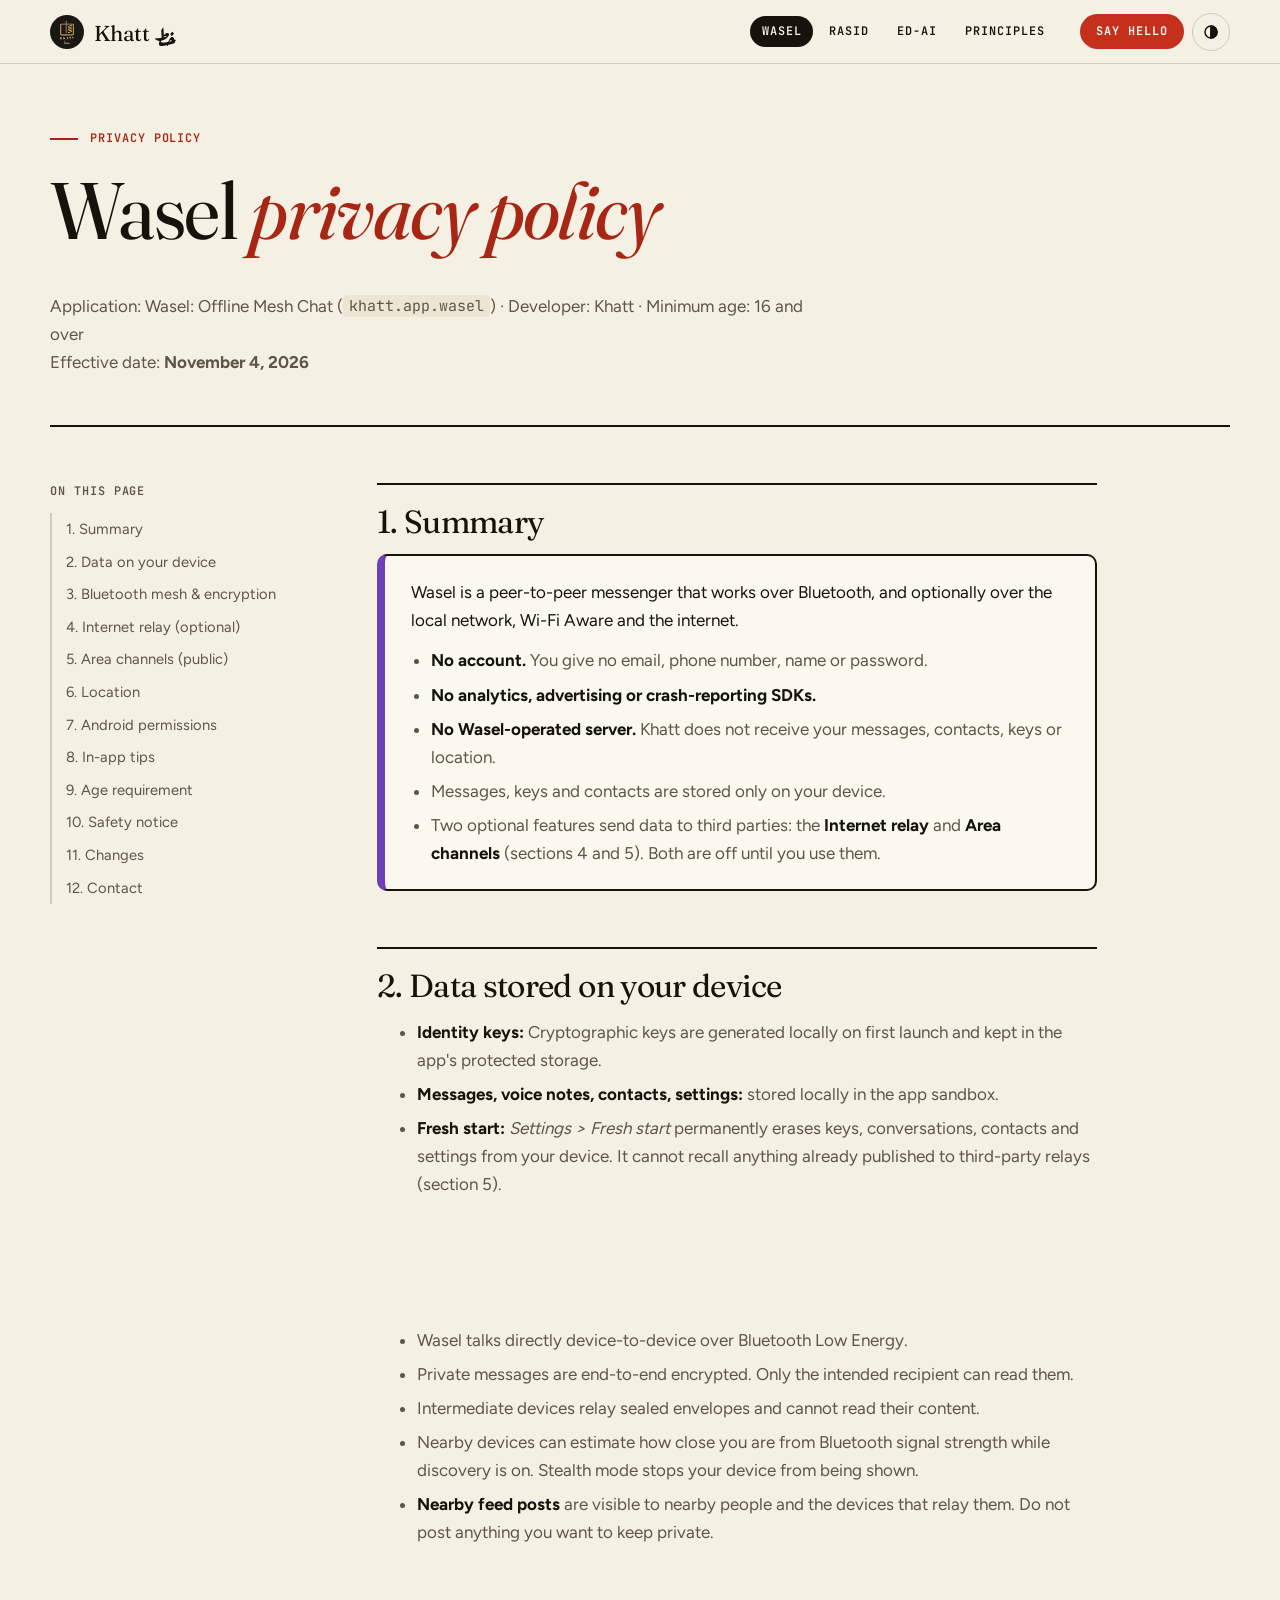
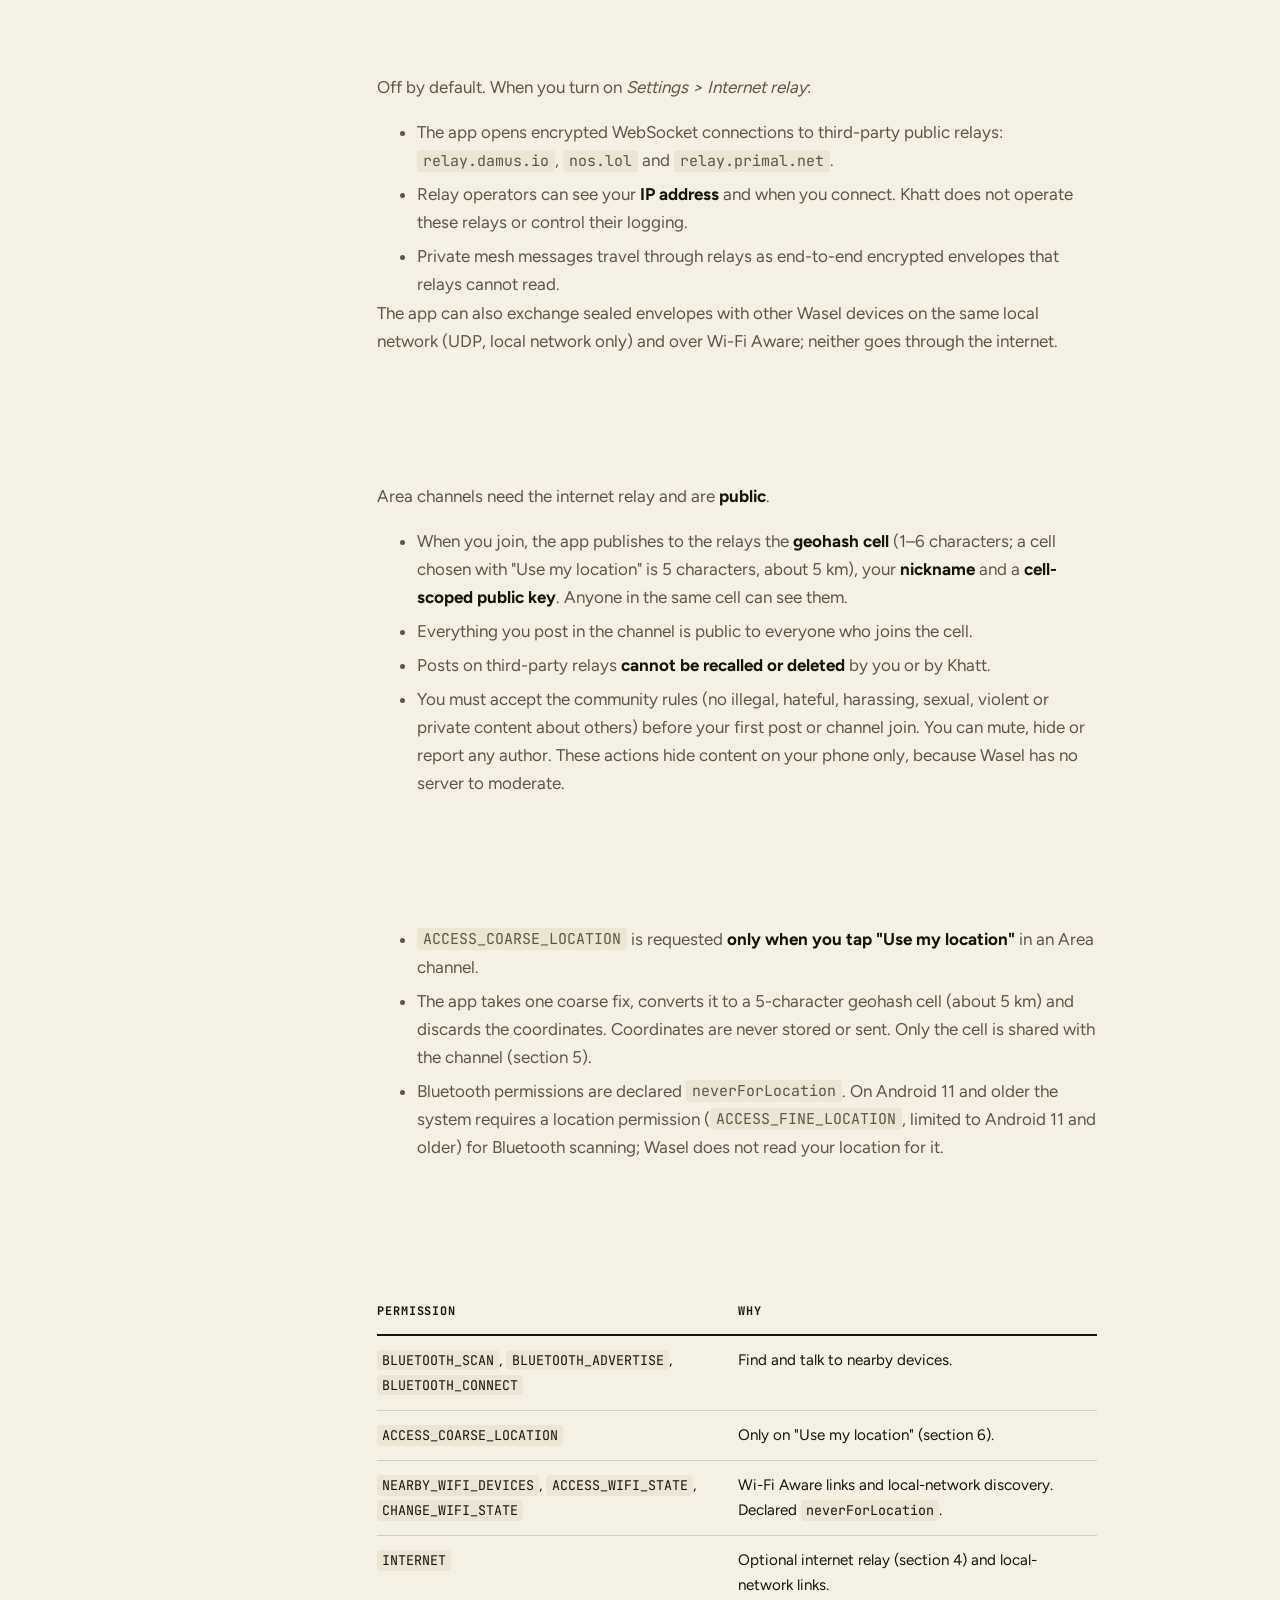
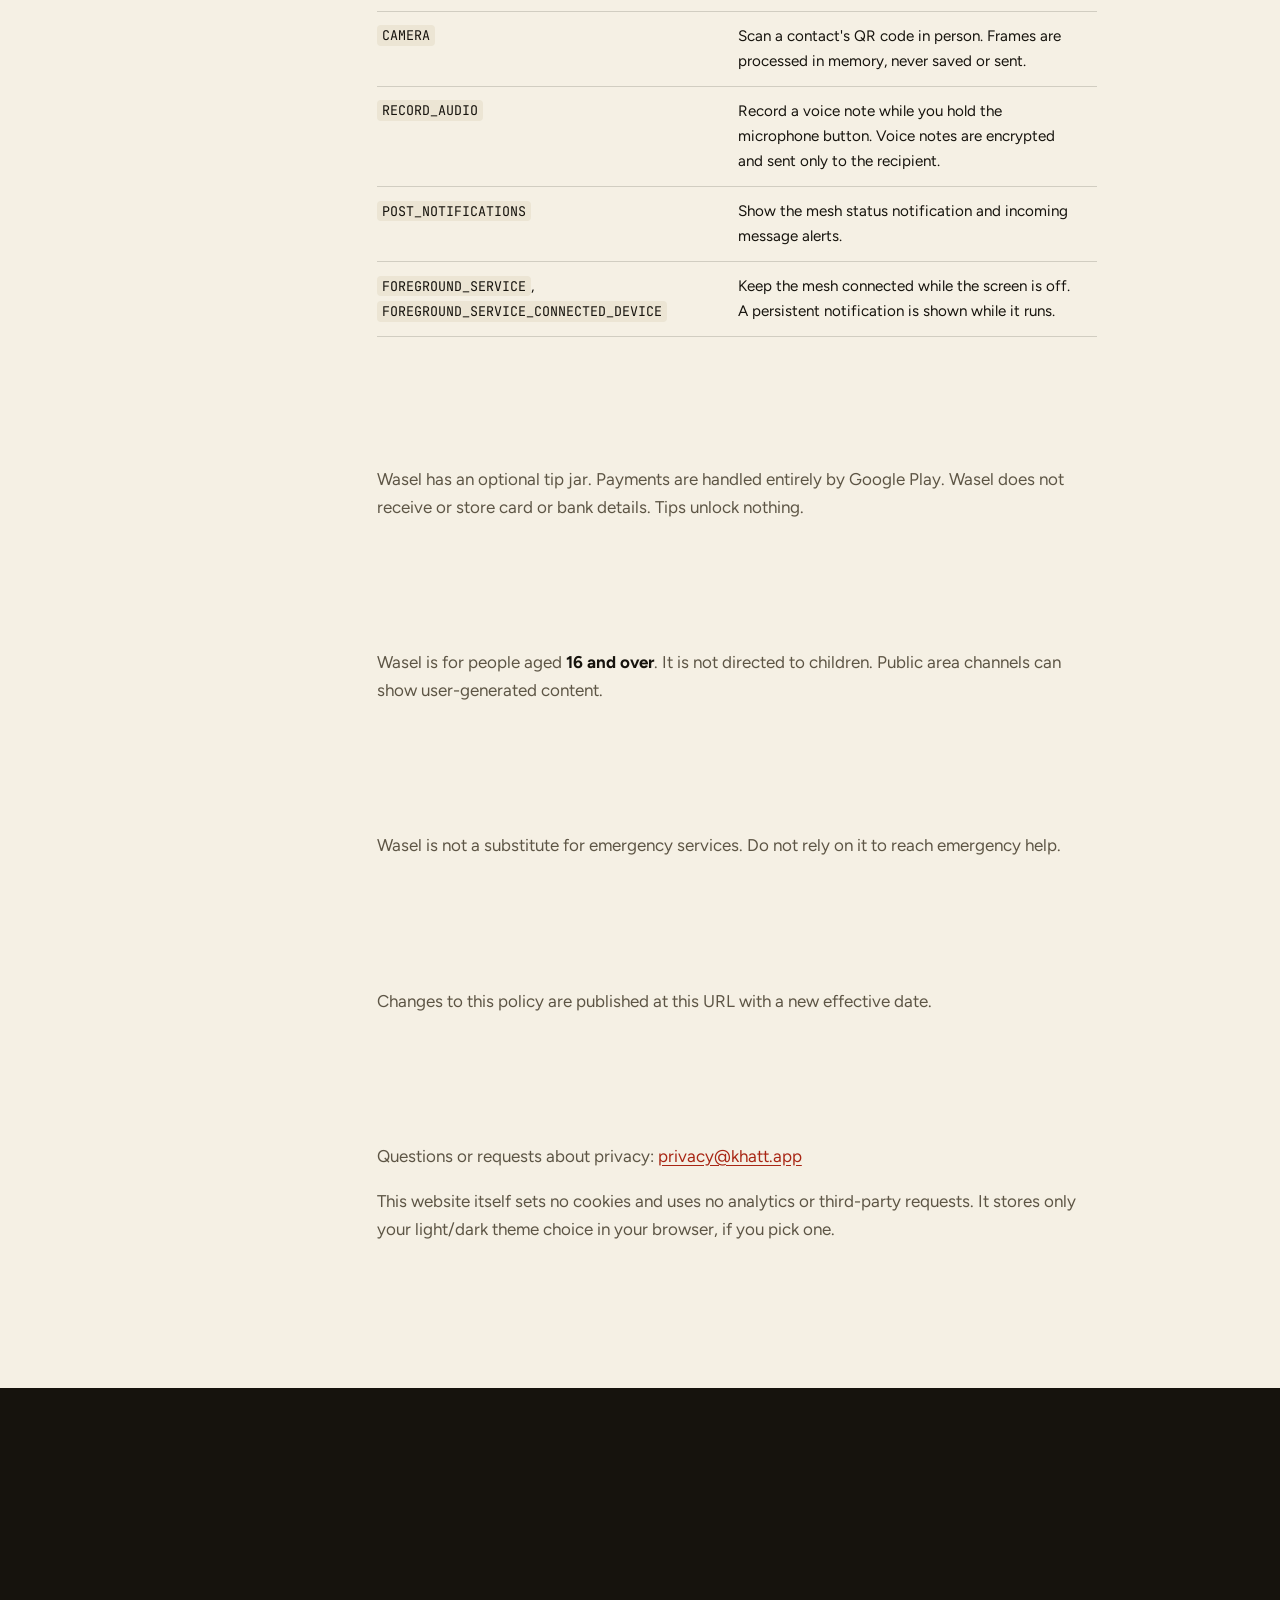
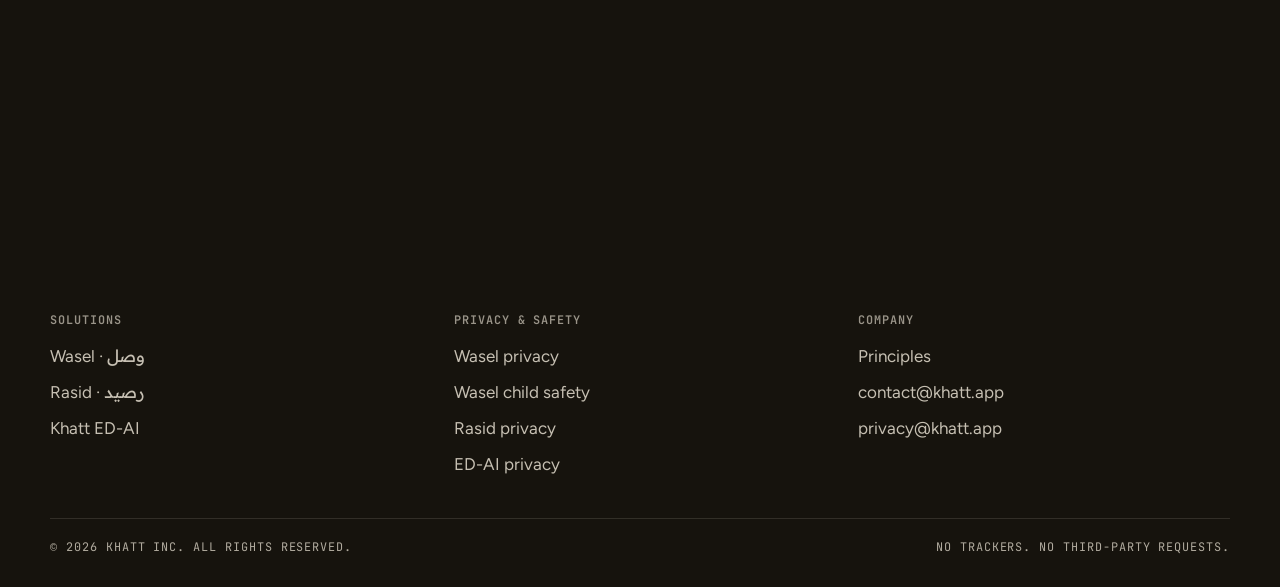
<file: wasel/privacy/index.html>
<!DOCTYPE html>
<html lang="en">
<head>
  <meta charset="utf-8">
  <meta name="viewport" content="width=device-width, initial-scale=1">
  <title>Wasel Privacy Policy | Khatt</title>
  <meta name="description" content="Privacy policy for Wasel: Offline Mesh Chat (khatt.app.wasel) by Khatt. What stays on your phone, what optional features share, and your choices.">
  <meta http-equiv="Content-Security-Policy" content="default-src 'self'; img-src 'self' data:; font-src 'self'; style-src 'self'; script-src 'self'; base-uri 'none'; form-action 'none'">
  <meta name="theme-color" content="#f5f0e4" media="(prefers-color-scheme: light)">
  <meta name="theme-color" content="#110e09" media="(prefers-color-scheme: dark)">
  <link rel="canonical" href="https://khatt-inc.github.io/wasel/privacy/">
  <link rel="icon" href="/assets/img/favicon.svg" type="image/svg+xml">
  <link rel="icon" href="/assets/img/favicon.png" type="image/png" sizes="48x48">
  <link rel="apple-touch-icon" href="/assets/img/apple-touch-icon.png">
  <link rel="preload" href="/assets/fonts/Fraunces.woff2" as="font" type="font/woff2" crossorigin>
  <link rel="preload" href="/assets/fonts/ArefRuqaa-Bold.woff2" as="font" type="font/woff2" crossorigin>
  <link rel="preload" href="/assets/fonts/Figtree.ttf" as="font" type="font/ttf" crossorigin>
  <link rel="stylesheet" href="/assets/css/style.css?v=7">
  <script src="/assets/js/theme.js"></script>
</head>
<body data-product="wasel">
  <a class="skip" href="#main">Skip to content</a>

  <header class="nav">
    <div class="nav-in">
      <a class="brand" href="/" aria-label="Khatt home"><img class="brand-logo" src="/assets/img/khatt-logo.png" alt="" width="34" height="34"><span class="brand-word">Khatt <span class="ar" lang="ar" dir="rtl">خط</span></span></a>
      <nav class="links" id="links" aria-label="Main">
        <a href="/wasel/" aria-current="page">Wasel</a><a href="/rasid/">Rasid</a><a href="/ed-ai/">ED-AI</a>
        <a href="/#principles">Principles</a>
        <a href="/#contact" class="m-only">Say hello</a>
      </nav>
      <div class="nav-right">
        <a class="nav-cta" href="/#contact">Say hello</a>
        <button class="icon-btn" id="theme" type="button" aria-label="Switch theme"><svg viewBox="0 0 24 24" width="18" height="18" fill="none" stroke="currentColor" stroke-width="2" aria-hidden="true"><circle cx="12" cy="12" r="8"/><path d="M12 4v16" /><path d="M12 4a8 8 0 0 1 0 16z" fill="currentColor"/></svg></button>
        <button class="icon-btn menu-btn" id="menu" type="button" aria-label="Menu" aria-expanded="false" aria-controls="links"><svg viewBox="0 0 24 24" width="18" height="18" fill="none" stroke="currentColor" stroke-width="2" stroke-linecap="round" aria-hidden="true"><path class="m1" d="M4 9h16"/><path class="m2" d="M4 15h16"/></svg></button>
      </div>
    </div>
  </header>

  <main id="main">
    <div class="wrap">
      <div class="legal-hero">
        <span class="eyebrow">Privacy policy</span>
        <h1>Wasel <span class="mark">privacy policy</span></h1>
        <p>Application: Wasel: Offline Mesh Chat (<code>khatt.app.wasel</code>) · Developer: Khatt · Minimum age: 16 and over<br>Effective date: <strong>November 4, 2026</strong></p>
      </div>

      <div class="legal">
        <aside class="toc" aria-label="On this page">
          <strong>On this page</strong>
          <ol>
            <li><a href="#s1">1. Summary</a></li>
            <li><a href="#s2">2. Data on your device</a></li>
            <li><a href="#s3">3. Bluetooth mesh &amp; encryption</a></li>
            <li><a href="#s4">4. Internet relay (optional)</a></li>
            <li><a href="#s5">5. Area channels (public)</a></li>
            <li><a href="#s6">6. Location</a></li>
            <li><a href="#s7">7. Android permissions</a></li>
            <li><a href="#s8">8. In-app tips</a></li>
            <li><a href="#s9">9. Age requirement</a></li>
            <li><a href="#s10">10. Safety notice</a></li>
            <li><a href="#s11">11. Changes</a></li>
            <li><a href="#s12">12. Contact</a></li>
          </ol>
        </aside>

        <article class="doc">
          <h2 id="s1">1. Summary</h2>
          <div class="summary">
            Wasel is a peer-to-peer messenger that works over Bluetooth, and optionally over the local network, Wi-Fi Aware and the internet.
            <ul>
              <li><strong>No account.</strong> You give no email, phone number, name or password.</li>
              <li><strong>No analytics, advertising or crash-reporting SDKs.</strong></li>
              <li><strong>No Wasel-operated server.</strong> Khatt does not receive your messages, contacts, keys or location.</li>
              <li>Messages, keys and contacts are stored only on your device.</li>
              <li>Two optional features send data to third parties: the <strong>Internet relay</strong> and <strong>Area channels</strong> (sections 4 and 5). Both are off until you use them.</li>
            </ul>
          </div>

          <h2 id="s2">2. Data stored on your device</h2>
          <ul>
            <li><strong>Identity keys:</strong> Cryptographic keys are generated locally on first launch and kept in the app's protected storage.</li>
            <li><strong>Messages, voice notes, contacts, settings:</strong> stored locally in the app sandbox.</li>
            <li><strong>Fresh start:</strong> <em>Settings &gt; Fresh start</em> permanently erases keys, conversations, contacts and settings from your device. It cannot recall anything already published to third-party relays (section 5).</li>
          </ul>

          <h2 id="s3">3. Bluetooth mesh and end-to-end encryption</h2>
          <ul>
            <li>Wasel talks directly device-to-device over Bluetooth Low Energy.</li>
            <li>Private messages are end-to-end encrypted. Only the intended recipient can read them.</li>
            <li>Intermediate devices relay sealed envelopes and cannot read their content.</li>
            <li>Nearby devices can estimate how close you are from Bluetooth signal strength while discovery is on. Stealth mode stops your device from being shown.</li>
            <li><strong>Nearby feed posts</strong> are visible to nearby people and the devices that relay them. Do not post anything you want to keep private.</li>
          </ul>

          <h2 id="s4">4. Optional internet relay (Nostr)</h2>
          <p>Off by default. When you turn on <em>Settings &gt; Internet relay</em>:</p>
          <ul>
            <li>The app opens encrypted WebSocket connections to third-party public relays: <code>relay.damus.io</code>, <code>nos.lol</code> and <code>relay.primal.net</code>.</li>
            <li>Relay operators can see your <strong>IP address</strong> and when you connect. Khatt does not operate these relays or control their logging.</li>
            <li>Private mesh messages travel through relays as end-to-end encrypted envelopes that relays cannot read.</li>
          </ul>
          <p>The app can also exchange sealed envelopes with other Wasel devices on the same local network (UDP, local network only) and over Wi-Fi Aware; neither goes through the internet.</p>

          <h2 id="s5">5. Area channels (public)</h2>
          <p>Area channels need the internet relay and are <strong>public</strong>.</p>
          <ul>
            <li>When you join, the app publishes to the relays the <strong>geohash cell</strong> (1–6 characters; a cell chosen with "Use my location" is 5 characters, about 5&nbsp;km), your <strong>nickname</strong> and a <strong>cell-scoped public key</strong>. Anyone in the same cell can see them.</li>
            <li>Everything you post in the channel is public to everyone who joins the cell.</li>
            <li>Posts on third-party relays <strong>cannot be recalled or deleted</strong> by you or by Khatt.</li>
            <li>You must accept the community rules (no illegal, hateful, harassing, sexual, violent or private content about others) before your first post or channel join. You can mute, hide or report any author. These actions hide content on your phone only, because Wasel has no server to moderate.</li>
          </ul>

          <h2 id="s6">6. Location</h2>
          <ul>
            <li><code>ACCESS_COARSE_LOCATION</code> is requested <strong>only when you tap "Use my location"</strong> in an Area channel.</li>
            <li>The app takes one coarse fix, converts it to a 5-character geohash cell (about 5&nbsp;km) and discards the coordinates. Coordinates are never stored or sent. Only the cell is shared with the channel (section 5).</li>
            <li>Bluetooth permissions are declared <code>neverForLocation</code>. On Android 11 and older the system requires a location permission (<code>ACCESS_FINE_LOCATION</code>, limited to Android 11 and older) for Bluetooth scanning; Wasel does not read your location for it.</li>
          </ul>

          <h2 id="s7">7. Android permissions</h2>
          <table>
            <thead><tr><th>Permission</th><th>Why</th></tr></thead>
            <tbody>
              <tr><td><code>BLUETOOTH_SCAN</code>, <code>BLUETOOTH_ADVERTISE</code>, <code>BLUETOOTH_CONNECT</code></td><td>Find and talk to nearby devices.</td></tr>
              <tr><td><code>ACCESS_COARSE_LOCATION</code></td><td>Only on "Use my location" (section 6).</td></tr>
              <tr><td><code>NEARBY_WIFI_DEVICES</code>, <code>ACCESS_WIFI_STATE</code>, <code>CHANGE_WIFI_STATE</code></td><td>Wi-Fi Aware links and local-network discovery. Declared <code>neverForLocation</code>.</td></tr>
              <tr><td><code>INTERNET</code></td><td>Optional internet relay (section 4) and local-network links.</td></tr>
              <tr><td><code>CAMERA</code></td><td>Scan a contact's QR code in person. Frames are processed in memory, never saved or sent.</td></tr>
              <tr><td><code>RECORD_AUDIO</code></td><td>Record a voice note while you hold the microphone button. Voice notes are encrypted and sent only to the recipient.</td></tr>
              <tr><td><code>POST_NOTIFICATIONS</code></td><td>Show the mesh status notification and incoming message alerts.</td></tr>
              <tr><td><code>FOREGROUND_SERVICE</code>, <code>FOREGROUND_SERVICE_CONNECTED_DEVICE</code></td><td>Keep the mesh connected while the screen is off. A persistent notification is shown while it runs.</td></tr>
            </tbody>
          </table>

          <h2 id="s8">8. In-app tips (Google Play Billing)</h2>
          <p>Wasel has an optional tip jar. Payments are handled entirely by Google Play. Wasel does not receive or store card or bank details. Tips unlock nothing.</p>

          <h2 id="s9">9. Age requirement</h2>
          <p>Wasel is for people aged <strong>16 and over</strong>. It is not directed to children. Public area channels can show user-generated content.</p>

          <h2 id="s10">10. Safety notice</h2>
          <p>Wasel is not a substitute for emergency services. Do not rely on it to reach emergency help.</p>

          <h2 id="s11">11. Changes</h2>
          <p>Changes to this policy are published at this URL with a new effective date.</p>

          <h2 id="s12">12. Contact</h2>
          <p>Questions or requests about privacy: <a href="mailto:privacy@khatt.app">privacy@khatt.app</a></p>
          <p>This website itself sets no cookies and uses no analytics or third-party requests. It stores only your light/dark theme choice in your browser, if you pick one.</p>
        </article>
      </div>
    </div>
  </main>

  <footer class="foot">
    <div class="wrap">
      <p class="foot-ar" lang="ar" dir="rtl" aria-hidden="true">خط</p>
      <div class="foot-cols">
        <div>
          <h4>Solutions</h4>
          <nav aria-label="Solutions">
            <a href="/wasel/">Wasel · وصل</a>
            <a href="/rasid/">Rasid · رصيد</a>
            <a href="/ed-ai/">Khatt ED-AI</a>
          </nav>
        </div>
        <div>
          <h4>Privacy &amp; safety</h4>
          <nav aria-label="Privacy">
            <a href="/wasel/privacy/">Wasel privacy</a>
            <a href="/wasel/child-safety/">Wasel child safety</a>
            <a href="/rasid/privacy/">Rasid privacy</a>
            <a href="/ed-ai/privacy/">ED-AI privacy</a>
          </nav>
        </div>
        <div>
          <h4>Company</h4>
          <nav aria-label="Company">
            <a href="/#principles">Principles</a>
            
            <a href="mailto:contact@khatt.app">contact@khatt.app</a>
            <a href="mailto:privacy@khatt.app">privacy@khatt.app</a>
          </nav>
        </div>
      </div>
      <div class="foot-bottom">
        <span>© <span id="year">2026</span> Khatt Inc. All rights reserved.</span>
        <span>No trackers. No third-party requests.</span>
      </div>
    </div>
  </footer>

  <script src="/assets/js/main.js?v=6" defer></script>
</body>
</html>
</file>
<file: assets/css/style.css>
/* Khatt — design system v3, "The Line". khatt (خط) = a line / a pen stroke.
   One ink line (the spine) runs down each page; sections hang off it as nodes;
   each product turns the line into its own figure; a vermilion seal closes it.
   Self-hosted fonts, no third-party requests, no inline styles (CSP). */

/* ── Fonts ──────────────────────────────────────────────── */
@font-face { font-family: "Fraunces"; src: url("../fonts/Fraunces.woff2") format("woff2"); font-weight: 300 800; font-style: normal; font-display: swap; }
@font-face { font-family: "Fraunces"; src: url("../fonts/FrauncesItalic.woff2") format("woff2"); font-weight: 300 800; font-style: italic; font-display: swap; }
@font-face { font-family: "Aref Ruqaa"; src: url("../fonts/ArefRuqaa-Bold.woff2") format("woff2"); font-weight: 700; font-style: normal; font-display: swap; }
@font-face { font-family: "JetBrains Mono"; src: url("../fonts/JetBrainsMono.woff2") format("woff2"); font-weight: 100 800; font-style: normal; font-display: swap; }
@font-face { font-family: "Figtree"; src: url("../fonts/Figtree.ttf") format("truetype"); font-weight: 300 900; font-display: swap; }
@font-face {
  font-family: "Readex Pro"; src: url("../fonts/ReadexPro.ttf") format("truetype");
  font-weight: 160 700; font-display: swap; unicode-range: U+0600-06FF, U+0750-077F, U+FB50-FDFF, U+FE70-FEFF;
}

/* ── Tokens ─────────────────────────────────────────────── */
:root {
  --serif: "Fraunces", "Iowan Old Style", Georgia, serif;
  --sans: "Figtree", "Readex Pro", system-ui, -apple-system, "Segoe UI", sans-serif;
  --ar: "Aref Ruqaa", "Readex Pro", serif;
  --mono: "JetBrains Mono", ui-monospace, "SF Mono", Menlo, monospace;
  --maxw: 1180px;
  --gutter: clamp(18px, 4vw, 48px);
  --rail-in: 44px;
  --spine-off: 10px;
  --sec-pad: clamp(72px, 10vw, 140px);
  --r: 10px;
  --nav-h: 64px;

  --paper: #f5f0e4;
  --paper-2: #ece5d4;
  --card: #fbf8f0;
  --ink: #16130d;
  --muted: #5d5545;
  --hair: rgba(22, 19, 13, 0.16);
  --seal: #c4301b;
  --seal-text: #a82614;
  --on-seal: #ffffff;
  --foot-bg: #16130d;
  --foot-ink: #f2ebdc;
  --p: var(--seal);
}
:root[data-theme="dark"] {
  --paper: #110e09; --paper-2: #17130c; --card: #1d1810; --ink: #f2ebdc; --muted: #aaa08c;
  --hair: rgba(242, 235, 220, 0.14); --seal: #ff6b4a; --seal-text: #ff8a6e; --on-seal: #1a0d08; --foot-bg: #0b0906;
}
@media (prefers-color-scheme: dark) {
  :root:not([data-theme]) {
    --paper: #110e09; --paper-2: #17130c; --card: #1d1810; --ink: #f2ebdc; --muted: #aaa08c;
    --hair: rgba(242, 235, 220, 0.14); --seal: #ff6b4a; --seal-text: #ff8a6e; --on-seal: #1a0d08; --foot-bg: #0b0906;
  }
}

/* Product accents: set data-product on the body or a section. */
[data-product="wasel"] { --p: #6e3fb8; }
[data-product="rasid"] { --p: #0e6b5e; }
[data-product="edai"]  { --p: #0b7f74; }
:root[data-theme="dark"] [data-product="wasel"], :root[data-theme="dark"][data-product="wasel"] { --p: #b995ec; }
:root[data-theme="dark"] [data-product="rasid"], :root[data-theme="dark"][data-product="rasid"] { --p: #4cc2ab; }
:root[data-theme="dark"] [data-product="edai"],  :root[data-theme="dark"][data-product="edai"]  { --p: #35d3c1; }
@media (prefers-color-scheme: dark) {
  :root:not([data-theme]) [data-product="wasel"], :root:not([data-theme])[data-product="wasel"] { --p: #b995ec; }
  :root:not([data-theme]) [data-product="rasid"], :root:not([data-theme])[data-product="rasid"] { --p: #4cc2ab; }
  :root:not([data-theme]) [data-product="edai"],  :root:not([data-theme])[data-product="edai"]  { --p: #35d3c1; }
}

/* ── Base ───────────────────────────────────────────────── */
*, *::before, *::after { box-sizing: border-box; }
html { scroll-behavior: smooth; scroll-padding-top: 84px; -webkit-text-size-adjust: 100%; }
body {
  margin: 0; background: var(--paper); color: var(--ink);
  font: 1.0625rem/1.65 var(--sans);
  -webkit-font-smoothing: antialiased; text-rendering: optimizeLegibility;
  overflow-x: hidden;
}
img, svg { max-width: 100%; display: block; }
a { color: inherit; }
p { margin: 0 0 1em; }
ul, ol { margin: 0; }
h1, h2, h3, h4 {
  font-family: var(--serif); font-weight: 400; line-height: 1.04; letter-spacing: -0.02em;
  font-optical-sizing: auto; margin: 0 0 0.5em;
}
h1 { font-size: clamp(2.6rem, 6.4vw, 5.6rem); }
h2 { font-size: clamp(2rem, 4.4vw, 3.6rem); }
h3 { font-size: clamp(1.4rem, 2.2vw, 1.9rem); line-height: 1.12; }
h4 { font-size: 1.15rem; }
h1 em, h2 em, h3 em, h4 em { font-style: italic; color: var(--seal-text); }
code { font: 0.88em var(--mono); background: var(--paper-2); padding: 0.1em 0.4em; border-radius: 4px; }

.ar, [lang="ar"] { font-family: var(--sans); }
h1 .ar, h2 .ar, h3 .ar, .hero-ar, .foot-ar, .brand-word .ar, .seal, .r-name .ar {
  font-family: var(--ar); font-weight: 700; letter-spacing: 0;
}

.kicker, .eyebrow, .tags li, .chips li, .stat span, .hash, th {
  font-family: var(--mono); font-size: 0.74rem; text-transform: uppercase; letter-spacing: 0.08em;
}
.kicker, .eyebrow {
  display: inline-flex; align-items: center; gap: 12px; margin-bottom: 20px; color: var(--seal-text); font-weight: 600;
}
.kicker::before, .eyebrow::before { content: ""; width: 28px; height: 2px; background: currentColor; }

:focus-visible { outline: 2px solid var(--seal-text); outline-offset: 3px; }
::selection { background: var(--seal); color: var(--on-seal); }
.sr-only { position: absolute; width: 1px; height: 1px; overflow: hidden; clip: rect(0 0 0 0); white-space: nowrap; }
.skip {
  position: absolute; left: 12px; top: -60px; z-index: 100; background: var(--ink); color: var(--paper);
  padding: 10px 16px; border-radius: 999px; text-decoration: none; font-weight: 600;
}
.skip:focus { top: 12px; }

/* ── Layout ─────────────────────────────────────────────── */
.wrap { width: min(var(--maxw), 100% - 2 * var(--gutter)); margin-inline: auto; position: relative; }
.sec { padding-block: var(--sec-pad); }
.sec.alt { background: var(--paper-2); border-block: 1px solid var(--hair); }
.sec-head { max-width: 46rem; margin-bottom: clamp(32px, 5vw, 64px); }
.sec-head p { font-size: 1.15rem; color: var(--muted); margin-top: 1em; }
.split { display: grid; grid-template-columns: 1fr 1fr; gap: clamp(32px, 6vw, 88px); align-items: center; }
.split.top { align-items: start; }
.split + .split { margin-top: clamp(56px, 8vw, 110px); }
.media { display: flex; gap: 20px; justify-content: center; }
.lead { font-size: 1.2rem; color: var(--muted); max-width: 40rem; }
.btn-row { display: flex; flex-wrap: wrap; gap: 12px; margin-top: 28px; }

/* ── The Line: spine, nodes, seal, figures ──────────────── */
.trail { position: relative; }
.trail .wrap { padding-left: var(--rail-in); }
.spine {
  position: absolute; top: 0; bottom: 0; width: 2px; pointer-events: none;
  left: calc(max(var(--gutter), (100% - var(--maxw)) / 2) + var(--spine-off));
}
.spine svg { width: 100%; height: 100%; }
.spine-track { stroke: var(--hair); }
.spine-fill { stroke: var(--ink); }
.node {
  position: absolute; left: calc(var(--spine-off) - 6px); top: 8px; width: 14px; height: 14px; border-radius: 50%;
  background: var(--paper); border: 2px solid var(--hair);
  transition: background 0.3s, border-color 0.3s, transform 0.3s;
}
.sec.alt .node { background: var(--paper-2); }
.node.on { background: var(--p); border-color: var(--ink); transform: scale(1.25); }
.seal {
  position: absolute; bottom: -34px; width: 68px; height: 68px; border-radius: 50%; z-index: 2;
  left: calc(max(var(--gutter), (100% - var(--maxw)) / 2) + var(--spine-off) - 33px);
  background: var(--seal); color: var(--on-seal); display: grid; place-items: center;
  transform: rotate(-8deg); font-size: 2.1rem; line-height: 1;
  box-shadow: inset 0 0 0 3px var(--paper), 4px 4px 0 var(--ink);
}

.fig { width: 100%; height: auto; color: var(--p); }
.js .draw {
  stroke-dasharray: 1; stroke-dashoffset: 1;
  transition: stroke-dashoffset 1.4s cubic-bezier(0.65, 0, 0.35, 1);
}
.draw.d1 { transition-delay: 0.25s; }
.draw.d2 { transition-delay: 0.5s; }
.draw.d3 { transition-delay: 0.75s; }
.js .fig.drawn .draw, .js .swash.drawn .draw { stroke-dashoffset: 0; }
.nd { fill: var(--paper); stroke: currentColor; }
.js .nd { opacity: 0; transition: opacity 0.4s 1.1s; }
.js .fig.drawn .nd { opacity: 1; }
.ring { fill: none; stroke: currentColor; stroke-width: 2; transform-box: fill-box; transform-origin: center; opacity: 0; }
.fig.drawn .ring { animation: ping 2.6s ease-out 1.4s infinite; }
@keyframes ping { from { transform: scale(1); opacity: 0.5; } to { transform: scale(2.4); opacity: 0; } }

/* ── Reveal ─────────────────────────────────────────────── */
.js .reveal { opacity: 0; transform: translateY(18px); transition: opacity 0.6s, transform 0.6s; }
.js .reveal.in { opacity: 1; transform: none; }
.js .reveal.d1 { transition-delay: 0.08s; }
.js .reveal.d2 { transition-delay: 0.16s; }

/* ── Header ─────────────────────────────────────────────── */
.nav {
  position: fixed; inset: 0 0 auto; height: var(--nav-h); z-index: 60;
  background: color-mix(in srgb, var(--paper) 88%, transparent);
  -webkit-backdrop-filter: blur(12px); backdrop-filter: blur(12px);
  border-bottom: 1px solid var(--hair); transition: border-color 0.3s;
}
.nav.scrolled { border-bottom-color: var(--ink); }
.nav-in { width: min(var(--maxw), 100% - 2 * var(--gutter)); margin-inline: auto; height: 100%; display: flex; align-items: center; gap: 24px; }
.brand { display: flex; align-items: center; gap: 10px; text-decoration: none; }
.brand-logo { width: 34px; height: 34px; border-radius: 50%; }
.brand-word { font: 400 1.35rem/1 var(--serif); letter-spacing: -0.01em; }
.brand-word .ar { font-size: 1.4rem; }
.links { display: flex; gap: 4px; margin-left: auto; }
.links a {
  font: 600 0.74rem/1 var(--mono); text-transform: uppercase; letter-spacing: 0.08em; text-decoration: none;
  padding: 10px 12px; border-radius: 999px; transition: background 0.2s, color 0.2s;
}
.links a:hover, .links a[aria-current="page"] { background: var(--ink); color: var(--paper); }
.nav-right { display: flex; gap: 8px; align-items: center; }
.nav-cta {
  background: var(--seal); color: var(--on-seal); text-decoration: none; border-radius: 999px;
  font: 600 0.74rem/1 var(--mono); text-transform: uppercase; letter-spacing: 0.08em; padding: 12px 16px;
  transition: transform 0.15s, box-shadow 0.15s;
}
.nav-cta:hover { transform: translate(-1px, -1px); box-shadow: 3px 3px 0 var(--ink); }
.icon-btn {
  width: 38px; height: 38px; border-radius: 50%; border: 1px solid var(--hair); background: transparent; color: var(--ink);
  display: grid; place-items: center; cursor: pointer; padding: 0; transition: border-color 0.2s;
}
.icon-btn:hover { border-color: var(--ink); }
.menu-btn, .m-only { display: none; }

/* ── Buttons, chips ─────────────────────────────────────── */
.btn {
  display: inline-flex; gap: 10px; align-items: center; padding: 14px 22px; border: 2px solid var(--ink); border-radius: 999px;
  font: 600 0.96rem/1 var(--sans); text-decoration: none; transition: transform 0.15s, box-shadow 0.15s;
}
.btn:hover { transform: translate(-2px, -2px); box-shadow: 4px 4px 0 var(--ink); }
.btn-solid { background: var(--ink); color: var(--paper); }
.btn-line { background: transparent; color: var(--ink); }
.btn[aria-disabled="true"] { opacity: 0.55; pointer-events: none; }
.tags, .chips { list-style: none; padding: 0; display: flex; flex-wrap: wrap; gap: 8px; margin: 0 0 24px; }
.tags li, .chips li {
  display: inline-flex; align-items: center; gap: 8px; border: 1px solid var(--hair); border-radius: 999px; padding: 7px 12px;
  color: var(--ink);
}
.tags li::before, .chips li::before { content: ""; width: 6px; height: 6px; border-radius: 50%; background: var(--p); }

/* ── Home: hero ─────────────────────────────────────────── */
.hero {
  position: relative; min-height: calc(100svh - var(--nav-h)); padding-top: calc(var(--nav-h) + clamp(28px, 5vw, 64px));
  padding-bottom: 180px;
}
.hero .wrap { display: grid; grid-template-columns: 1.15fr 0.85fr; gap: 5vw; align-items: center; }
.hero .reveal { opacity: 1; transform: none; transition: none; }
.hero h1 { font-size: clamp(2.6rem, 5.2vw, 4.7rem); margin-bottom: 0.4em; }
.hero-ar {
  font: 700 clamp(9rem, 30vw, 26rem) / 0.8 var(--ar); color: var(--ink); margin: 0; justify-self: center; padding-bottom: 0.1em;
}
.swash {
  position: absolute; bottom: 0; height: 160px; color: var(--ink); overflow: visible;
  left: calc(max(var(--gutter), (100% - var(--maxw)) / 2) + var(--spine-off) + 1px);
  width: calc(100% - (max(var(--gutter), (100% - var(--maxw)) / 2) + var(--spine-off) + 1px) - var(--gutter));
}
.routes { list-style: none; padding: 0; margin: 36px 0 0; border-top: 2px solid var(--ink); }
.routes a {
  display: grid; grid-template-columns: auto 1fr auto auto; gap: 18px; align-items: baseline; padding: 16px 12px;
  text-decoration: none; border-bottom: 1px solid var(--hair); transition: background 0.2s, color 0.2s;
}
.r-n { font: 600 0.74rem var(--mono); letter-spacing: 0.08em; }
.r-name { display: flex; flex-wrap: wrap; align-items: baseline; gap: 0 0.4em; font: 400 1.6rem/1.2 var(--serif); }
.r-name .ar { font-size: 1.4rem; line-height: 1.7; }
.r-d { color: var(--muted); font-size: 0.95rem; }
.r-go { transition: transform 0.2s; }
.routes a:hover { background: var(--ink); color: var(--paper); }
.routes a:hover .r-d { color: inherit; }
.routes a:hover .r-go { transform: translateX(6px); }

/* ── Home: sections ─────────────────────────────────────── */
.statement { font: 400 clamp(2.2rem, 5.4vw, 4.6rem) / 1.05 var(--serif); letter-spacing: -0.02em; margin: clamp(48px, 7vw, 96px) 0; }
.statement em { font-style: italic; color: var(--seal-text); background: linear-gradient(var(--seal), var(--seal)) 0 100% / 100% 3px no-repeat; }
.rails { display: flex; flex-wrap: wrap; align-items: baseline; gap: 8px 16px; padding-bottom: 8px; }
.rails-label { font: 500 0.74rem var(--mono); text-transform: uppercase; letter-spacing: 0.08em; color: var(--muted); margin: 0 12px 0 0; }
.rails span { font: 400 1.25rem var(--serif); white-space: nowrap; }
.rails span:not(:last-child)::after { content: "/"; color: var(--seal-text); margin-left: 16px; }

.station {
  position: relative; display: grid; grid-template-columns: 5fr 7fr; gap: clamp(24px, 5vw, 72px); align-items: center;
  padding-block: clamp(48px, 7vw, 96px); border-top: 1px solid var(--hair);
}
.station:nth-of-type(even) .st-copy { order: 2; }
.st-fig { position: absolute; top: 8%; right: 0; width: 70%; height: 84%; opacity: 0.2; z-index: 0; }
.station:nth-of-type(even) .st-fig { right: auto; left: 0; }
.st-copy, .st-media { position: relative; z-index: 1; }
.station h3 { font-size: clamp(2.4rem, 5vw, 4rem); margin-bottom: 0.35em; }
.station h3 .ar { font-size: 1em; }
.station[data-product="edai"] h3 .ar { font-size: 0.55em; display: block; margin-top: 0.2em; }
.st-copy p { color: var(--muted); max-width: 32rem; }
.work-actions { display: flex; flex-wrap: wrap; gap: 20px; align-items: center; margin-top: 28px; }
.st-sub { font-weight: 600; text-underline-offset: 4px; }
.st-media { display: flex; gap: 20px; justify-content: center; }
.st-media .browser-frame { width: 100%; }
.phone {
  border: 2px solid var(--ink); border-radius: 28px; overflow: hidden; background: var(--card);
  box-shadow: 6px 6px 0 var(--p); width: min(240px, 42%);
}
.phone + .phone { margin-top: 36px; }
.phone img { display: block; width: 100%; height: auto; }
.browser-frame { border: 2px solid var(--ink); border-radius: var(--r); overflow: hidden; box-shadow: 8px 8px 0 var(--p); background: var(--card); }
.browser-bar { display: flex; gap: 12px; align-items: center; padding: 10px 14px; border-bottom: 2px solid var(--ink); }
.browser-dots { display: flex; gap: 6px; }
.browser-dots span { width: 10px; height: 10px; border-radius: 50%; }
.dot-r { background: #ff5f57; } .dot-y { background: #febc2e; } .dot-g { background: #28c840; }
.browser-url { font: 500 0.72rem var(--mono); border: 1px solid var(--hair); border-radius: 999px; padding: 4px 14px; color: var(--muted); min-width: 0; overflow: hidden; text-overflow: ellipsis; white-space: nowrap; }
.browser-content img { display: block; width: 100%; height: auto; }

.matrix-wrap { overflow-x: auto; }
.matrix-table { min-width: 760px; width: 100%; border-collapse: collapse; }
.matrix-table th, .matrix-table td { text-align: left; vertical-align: top; padding: 16px 18px 16px 0; border-bottom: 1px solid var(--hair); }
.matrix-table thead th { border-bottom: 2px solid var(--ink); }
.matrix-table th small { display: block; margin-top: 4px; color: var(--muted); font-weight: 400; }
.matrix-table .col-feature { font: 600 0.74rem var(--mono); text-transform: uppercase; letter-spacing: 0.08em; width: 140px; }
.matrix-table td a { color: var(--seal-text); font-weight: 600; text-underline-offset: 4px; }

.rows { display: grid; grid-template-columns: repeat(3, 1fr); gap: clamp(24px, 4vw, 56px); }
.row { border-top: 2px solid var(--ink); padding-top: 20px; }
.row .n { display: block; font: italic 400 clamp(3.5rem, 7vw, 6rem) / 1 var(--serif); color: var(--seal-text); margin-bottom: 12px; }
.row p { color: var(--muted); }


.contact { padding-bottom: calc(var(--sec-pad) * 0.55); }
.contact h2 { margin-bottom: 0.4em; }
.contact p { color: var(--muted); font-size: 1.15rem; max-width: 40rem; }
.mail-list { margin-top: 40px; border-top: 2px solid var(--ink); }
.mail {
  display: flex; justify-content: space-between; align-items: baseline; gap: 16px; text-decoration: none;
  font: 400 clamp(1.6rem, 4vw, 3rem) / 1.2 var(--serif); padding: 18px 0; border-bottom: 1px solid var(--hair);
  transition: padding-left 0.2s, color 0.2s; overflow-wrap: anywhere;
}
.mail::after { content: "→"; flex: none; }
.mail:hover { padding-left: 12px; color: var(--seal-text); }

/* ── Footer ─────────────────────────────────────────────── */
.foot { background: var(--foot-bg); color: var(--foot-ink); padding: 96px 0 32px; position: relative; overflow: hidden; }
.foot-ar {
  font: 700 clamp(7rem, 22vw, 18rem) / 1.35 var(--ar); margin: 0; color: transparent;
  -webkit-text-stroke: 2px var(--foot-ink); opacity: 0.9; text-align: center;
}
.foot-cols { display: grid; grid-template-columns: repeat(3, 1fr); gap: 32px; padding: 48px 0 40px; position: relative; }
.foot-cols p { opacity: 0.8; max-width: 24rem; }
.foot h4 { font: 600 0.74rem var(--mono); text-transform: uppercase; letter-spacing: 0.08em; opacity: 0.6; margin-bottom: 14px; }
.foot nav { display: flex; flex-direction: column; gap: 8px; }
.foot nav a { text-decoration: none; opacity: 0.8; width: fit-content; }
.foot nav a:hover { opacity: 1; text-decoration: underline; text-underline-offset: 4px; }
.foot-bottom {
  display: flex; flex-wrap: wrap; justify-content: space-between; gap: 8px 24px; padding-top: 20px;
  border-top: 1px solid rgba(242, 235, 220, 0.18); font: 400 0.74rem var(--mono); text-transform: uppercase; letter-spacing: 0.08em; opacity: 0.7;
}

/* ── Product pages ──────────────────────────────────────── */
.p-hero { position: relative; padding: calc(var(--nav-h) + clamp(32px, 5vw, 72px)) 0 clamp(56px, 7vw, 96px); overflow: hidden; }
.p-hero .wrap { display: grid; grid-template-columns: 1fr 1fr; gap: clamp(32px, 5vw, 72px); align-items: center; }
.p-hero .wrap > * { position: relative; z-index: 1; }
.p-hero h1 { font-size: clamp(2.2rem, 5vw, 4rem); margin-bottom: 0.3em; }
.p-hero h1 .ar { display: block; text-align: left; font-size: clamp(3.5rem, 9vw, 7.5rem); line-height: 1.2; color: var(--p); }
[data-product="edai"] .p-hero h1 .ar { font-size: clamp(1.9rem, 4vw, 3rem); line-height: 1.7; }
.p-fig { position: absolute; right: -4%; bottom: -6%; width: 62%; height: auto; opacity: 0.22; z-index: 0; color: var(--p); }
.p-media { display: flex; gap: 20px; justify-content: center; }
.p-media .browser-frame { width: 100%; }
.logo-mark { width: 64px; height: 64px; border-radius: 16px; border: 2px solid var(--ink); margin-bottom: 20px; }

.steps { list-style: none; padding: 0; counter-reset: s; }
.steps li { display: grid; grid-template-columns: 56px 1fr; gap: 16px; padding: 22px 0; border-top: 1px solid var(--hair); counter-increment: s; }
.steps li::before { content: counter(s, decimal-leading-zero); font: italic 400 2.4rem / 1 var(--serif); color: var(--seal-text); }
.steps h3 { margin-bottom: 0.3em; font-size: 1.5rem; }
.steps p { margin: 0; color: var(--muted); }

.feature-grid { display: grid; grid-template-columns: repeat(6, 1fr); gap: 20px; }
.feature { grid-column: span 2; border: 2px solid var(--ink); border-radius: var(--r); padding: 24px; background: var(--card); }
.feature.wide { grid-column: span 4; }
.feature .num { display: block; font: 600 0.74rem var(--mono); letter-spacing: 0.08em; color: var(--seal-text); margin-bottom: 14px; }
.feature h3 { font-size: 1.4rem; }
.feature p { margin: 0; color: var(--muted); }

.stat-row { display: grid; grid-template-columns: repeat(4, 1fr); border-block: 2px solid var(--ink); }
.stat { padding: 26px 20px 26px 0; }
.stat + .stat { border-left: 1px solid var(--hair); padding-left: 22px; }
.stat b { display: block; font: 400 clamp(1.8rem, 3vw, 2.6rem) / 1.1 var(--serif); margin-bottom: 10px; }
.stat span { display: block; color: var(--muted); line-height: 1.5; }

.spec-table { width: 100%; border-collapse: collapse; }
.spec-table th, .spec-table td { text-align: left; vertical-align: top; padding: 16px 16px 16px 0; border-bottom: 1px solid var(--hair); }
.spec-table th { white-space: nowrap; color: var(--seal-text); }
.spec-table tr:first-child > * { border-top: 2px solid var(--ink); }
.spec-table td { color: var(--muted); }
.spec-table td strong { color: var(--ink); }

.download-card {
  display: grid; grid-template-columns: 1fr auto; gap: 32px; align-items: center;
  border: 2px solid var(--ink); border-radius: var(--r); box-shadow: 10px 10px 0 var(--p); background: var(--card);
  padding: clamp(28px, 4vw, 48px); margin-bottom: clamp(40px, 6vw, 72px);
}
.download-card h2 { font-size: clamp(1.8rem, 3vw, 2.4rem); }
.download-card .logo-mark { width: 120px; height: 120px; border-radius: 28px; margin: 0; }
.hash { display: block; margin-top: 20px; font-family: var(--mono); word-break: break-all; text-transform: none; letter-spacing: 0; color: var(--muted); }
.hash strong { text-transform: uppercase; letter-spacing: 0.08em; color: var(--ink); margin-right: 8px; }
.notice { border: 2px solid var(--ink); border-left: 8px solid var(--seal); border-radius: var(--r); padding: 16px 20px; background: var(--card); margin-top: 28px; }
.split .notice { margin-top: 0; }
.cta-band { text-align: center; padding: var(--sec-pad) 0; }
.cta-band .wrap > p { color: var(--muted); font-size: 1.15rem; max-width: 40rem; margin-inline: auto; }
.cta-band .btn-row { justify-content: center; }
.cta-band .kicker { justify-content: center; }

/* ── Legal pages, 404 ───────────────────────────────────── */
.legal-hero { padding: calc(var(--nav-h) + 56px) 0 32px; border-bottom: 2px solid var(--ink); margin-bottom: clamp(32px, 5vw, 56px); }
.legal-hero h1 { font-size: clamp(2.6rem, 6.4vw, 5rem); }
.legal-hero p { color: var(--muted); max-width: 48rem; }
.mark { font-style: italic; color: var(--seal-text); }
.legal { display: grid; grid-template-columns: 250px minmax(0, 1fr); gap: clamp(32px, 6vw, 80px); padding-bottom: var(--sec-pad); }
.toc { position: sticky; top: 96px; align-self: start; }
.toc strong { display: block; font: 600 0.74rem var(--mono); text-transform: uppercase; letter-spacing: 0.08em; color: var(--muted); }
.toc ol { list-style: none; padding: 0; margin: 14px 0 0; border-left: 2px solid var(--hair); }
.toc a { display: block; padding: 6px 0 6px 14px; margin-left: -2px; border-left: 2px solid transparent; text-decoration: none; color: var(--muted); font-size: 0.92rem; line-height: 1.4; }
.toc a:hover { color: var(--ink); }
.toc a.on { border-left-color: var(--seal); color: var(--ink); }
.doc { max-width: 720px; }
.doc h2 { font-size: 2rem; border-top: 2px solid var(--ink); padding-top: 20px; margin-top: 56px; }
.doc h2:first-child { margin-top: 0; }
.doc h3 { margin-top: 1.6em; }
.doc p, .doc li { color: var(--muted); }
.doc strong { color: var(--ink); }
.doc li + li { margin-top: 6px; }
.doc a { color: var(--seal-text); text-underline-offset: 3px; }
.doc table { width: 100%; border-collapse: collapse; margin: 1.2em 0; font-size: 0.95rem; }
.doc th, .doc td { text-align: left; vertical-align: top; padding: 12px 14px 12px 0; border-bottom: 1px solid var(--hair); }
.doc thead th { border-bottom: 2px solid var(--ink); }
.summary { border: 2px solid var(--ink); border-left: 8px solid var(--p); border-radius: var(--r); background: var(--card); padding: 22px 26px; }
.summary ul { margin: 12px 0 0; padding-left: 1.2em; }
.summary li { color: var(--muted); }
.lost { min-height: 100svh; display: grid; place-items: center; text-align: center; }
.lost h1.mark { font-size: clamp(6rem, 22vw, 14rem); font-style: italic; margin-bottom: 0.1em; }
.lost p { color: var(--muted); }
.pigeon { width: 160px; margin-inline: auto; }

/* ── Responsive ─────────────────────────────────────────── */
@media (max-width: 980px) {
  .feature-grid { grid-template-columns: repeat(2, 1fr); }
  .feature, .feature.wide { grid-column: span 1; }
  .feature.wide { grid-column: span 2; }
  .legal { grid-template-columns: 1fr; }
  .toc { position: static; }
  .toc ol { display: grid; grid-template-columns: 1fr 1fr; column-gap: 24px; }
  .stat-row { grid-template-columns: repeat(2, 1fr); }
  .stat:nth-child(3) { border-left: 0; padding-left: 0; }
  .stat:nth-child(n + 3) { border-top: 1px solid var(--hair); }
}
@media (max-width: 900px) {
  .hero .wrap, .p-hero .wrap, .split { grid-template-columns: minmax(0, 1fr); }
  .hero-ar { order: -1; font-size: clamp(7rem, 32vw, 12rem); line-height: 1.1; padding: 0; justify-self: start; }
  .hero { padding-bottom: 140px; }
  .station { grid-template-columns: 1fr; }
  .station:nth-of-type(even) .st-copy { order: 0; }
  .st-fig, .station:nth-of-type(even) .st-fig { left: 20%; right: 0; width: 80%; }
  .rows { grid-template-columns: 1fr; }
  .download-card { grid-template-columns: 1fr; }
  .p-fig { width: 90%; right: -10%; }
}
@media (max-width: 820px) {
  .menu-btn, .m-only { display: grid; }
  .links a.m-only { display: block; }
  .nav-cta { display: none; }
  .links {
    position: absolute; top: var(--nav-h); left: 0; right: 0; flex-direction: column; gap: 2px; display: flex;
    background: var(--paper); border-bottom: 1px solid var(--ink); padding: 12px var(--gutter) 20px; margin: 0;
    visibility: hidden; opacity: 0; transform: translateY(-12px); pointer-events: none;
    transition: opacity 0.25s, transform 0.3s cubic-bezier(0.2, 0.8, 0.2, 1), visibility 0s 0.3s;
  }
  .links.open { visibility: visible; opacity: 1; transform: none; pointer-events: auto; transition-delay: 0s; }
  .links a { padding: 14px 12px; font-size: 0.82rem; opacity: 0; transform: translateX(-14px); transition: opacity 0.3s, transform 0.35s cubic-bezier(0.2, 0.8, 0.2, 1), background 0.2s, color 0.2s; }
  .links.open a { opacity: 1; transform: none; }
  .links.open a:nth-child(1) { transition-delay: 0.04s, 0.04s, 0s, 0s; }
  .links.open a:nth-child(2) { transition-delay: 0.08s, 0.08s, 0s, 0s; }
  .links.open a:nth-child(3) { transition-delay: 0.12s, 0.12s, 0s, 0s; }
  .links.open a:nth-child(4) { transition-delay: 0.16s, 0.16s, 0s, 0s; }
  .links.open a:nth-child(5) { transition-delay: 0.2s, 0.2s, 0s, 0s; }
  .links.open a:nth-child(6) { transition-delay: 0.24s, 0.24s, 0s, 0s; }
  .links a:active { background: var(--seal); color: var(--on-seal); }
  .menu-open::after {
    content: ""; position: fixed; inset: var(--nav-h) 0 0; z-index: 50; background: rgba(0, 0, 0, 0.4);
    animation: fade-in 0.25s both;
  }
  .nav-right { margin-left: auto; }
  .foot-cols { grid-template-columns: 1fr 1fr; }
}
@media (max-width: 560px) {
  :root { --rail-in: 34px; }
  .feature-grid { grid-template-columns: 1fr; }
  .feature, .feature.wide { grid-column: auto; }
  .foot-cols { grid-template-columns: 1fr; }
  .toc ol { grid-template-columns: 1fr; }
  .stat-row { grid-template-columns: 1fr; }
  .stat, .stat + .stat { border-left: 0; padding: 20px 0; }
  .stat + .stat { border-top: 1px solid var(--hair); }
  .routes a { grid-template-columns: auto 1fr auto; row-gap: 2px; }
  .r-d { grid-column: 2 / -1; grid-row: 2; }
  .steps li { grid-template-columns: 44px 1fr; }
  .doc table, .doc thead, .doc tbody, .doc tr, .doc th, .doc td { display: block; }
  .doc thead { display: none; }
  .doc td:first-child { font-weight: 700; color: var(--ink); border-bottom: 0; padding-bottom: 2px; }
  .btn { padding: 13px 20px; }
  .station .phone { width: min(200px, 44%); }
}

/* ── Motion ─────────────────────────────────────────────── */
@keyframes fade-in { from { opacity: 0; } to { opacity: 1; } }
@keyframes rise { from { opacity: 0; transform: translateY(28px); } to { opacity: 1; transform: none; } }
@keyframes pop { 0% { opacity: 0; transform: scale(0.6) rotate(-12deg); } 70% { transform: scale(1.08) rotate(3deg); } 100% { opacity: 1; transform: none; } }
/* Arabic is written right to left: the pen wipes in from the right edge */
@keyframes write-ar { from { clip-path: inset(-20% -20% -20% 110%); } to { clip-path: inset(-20% -20% -20% -20%); } }
@keyframes bob { 0%, 100% { transform: translateY(0) rotate(-2deg); } 50% { transform: translateY(-14px) rotate(2deg); } }
@keyframes stamp { 0% { opacity: 0; transform: rotate(-8deg) scale(2.4); } 55% { opacity: 1; transform: rotate(-8deg) scale(0.9); } 100% { opacity: 1; transform: rotate(-8deg) scale(1); } }
@keyframes ripple { from { opacity: 0.7; transform: scale(1); } to { opacity: 0; transform: scale(1.9); } }
@keyframes pen-pulse { 0%, 100% { box-shadow: 0 0 0 4px color-mix(in srgb, var(--seal) 28%, transparent); } 50% { box-shadow: 0 0 0 9px color-mix(in srgb, var(--seal) 0%, transparent); } }
@keyframes drift-a { from { transform: translateY(70px); } to { transform: translateY(-40px); } }
@keyframes drift-b { from { transform: translateY(130px); } to { transform: translateY(-20px); } }
@keyframes drift-fig { from { transform: translateY(-50px) rotate(-3deg); } to { transform: translateY(50px) rotate(3deg); } }
@keyframes hero-drift { to { transform: translateY(140px) rotate(5deg); } }

/* Hamburger morphs into a cross */
.menu-btn svg path { transition: transform 0.3s cubic-bezier(0.2, 0.8, 0.2, 1); transform-box: fill-box; transform-origin: center; }
.menu-btn[aria-expanded="true"] .m1 { transform: translateY(3px) rotate(45deg); }
.menu-btn[aria-expanded="true"] .m2 { transform: translateY(-3px) rotate(-45deg); }
#theme svg { transition: transform 0.6s cubic-bezier(0.3, 1.4, 0.5, 1); }
:root[data-theme="dark"] #theme svg { transform: rotate(180deg); }
.icon-btn:active { transform: scale(0.92); }

/* Pen nib that rides the front of the spine */
.pen {
  position: absolute; left: 50%; top: calc(var(--prog, 0) * 100%); width: 12px; height: 12px; margin: -6px 0 0 -6px;
  border-radius: 50%; background: var(--seal); animation: pen-pulse 1.8s ease-in-out infinite;
}

/* Buttons fill with colour on hover */
.btn { position: relative; overflow: hidden; isolation: isolate; }
.btn::before { content: ""; position: absolute; inset: 0; z-index: -1; background: var(--seal); transform: translateY(101%); transition: transform 0.35s cubic-bezier(0.2, 0.8, 0.2, 1); }
.btn-line::before { background: var(--ink); }
.btn:hover::before { transform: none; }
.btn-solid:hover { color: var(--on-seal); }
.btn-line:hover { color: var(--paper); }
.btn [aria-hidden="true"] { display: inline-block; transition: transform 0.25s; }
.btn:hover [aria-hidden="true"] { transform: translateX(4px); }
.btn:active { transform: translate(0, 0); box-shadow: none; }

/* Hero list rows: ink sweeps across on hover */
.routes a { position: relative; isolation: isolate; overflow: hidden; }
.routes a::before { content: ""; position: absolute; inset: 0; z-index: -1; background: var(--ink); transform: scaleX(0); transform-origin: left; transition: transform 0.4s cubic-bezier(0.2, 0.8, 0.2, 1); }
.routes a:hover { background: transparent; }
.routes a:hover::before { transform: none; }
.r-n, .r-name { transition: transform 0.35s cubic-bezier(0.2, 0.8, 0.2, 1); }
.routes a:hover .r-n, .routes a:hover .r-name { transform: translateX(8px); }

/* Cards, phones and frames lift on hover (translate/rotate props so reveal transforms are untouched) */
.feature, .phone, .browser-frame, .download-card { transition: translate 0.3s cubic-bezier(0.2, 0.8, 0.2, 1), rotate 0.3s, box-shadow 0.3s; }
.js .feature.reveal { transition: opacity 0.6s, transform 0.6s, translate 0.3s cubic-bezier(0.2, 0.8, 0.2, 1), box-shadow 0.3s; }
.feature:hover { translate: -3px -3px; box-shadow: 6px 6px 0 var(--p); }
.phone:hover { translate: 0 -8px; rotate: -1.5deg; }
.phone + .phone:hover { rotate: 1.5deg; }
.browser-frame:hover { translate: -3px -3px; box-shadow: 11px 11px 0 var(--p); }
.station .st-sub { background: linear-gradient(currentColor, currentColor) 0 100% / 0 2px no-repeat; text-decoration: none; padding-bottom: 3px; transition: background-size 0.35s; }
.station .st-sub:hover { background-size: 100% 2px; }
.mail::after { transition: transform 0.25s; }
.mail:hover::after { transform: translateX(8px); }
.toc a { transition: color 0.2s, border-color 0.2s, padding-left 0.25s; }
.toc a.on { padding-left: 20px; }
.foot nav a { transition: opacity 0.2s, transform 0.2s; }
.foot nav a:hover { transform: translateX(4px); }

/* Smooth palette change when toggling the theme */
html.theming, html.theming *, html.theming *::before, html.theming *::after {
  transition: background-color 0.4s, color 0.4s, border-color 0.4s, fill 0.4s, stroke 0.4s, box-shadow 0.4s !important;
}

@media (prefers-reduced-motion: no-preference) {
  /* Cross-page fade; the header stays put */
  @view-transition { navigation: auto; }
  .nav { view-transition-name: nav; }
  ::view-transition-old(root) { animation: 0.2s ease-in both fade-out; }
  ::view-transition-new(root) { animation: 0.45s cubic-bezier(0.2, 0.8, 0.2, 1) both rise-sm; }

  /* Home hero choreography */
  .js .hero-copy > * { animation: rise 0.9s cubic-bezier(0.2, 0.8, 0.2, 1) both; }
  .js .hero-copy > :nth-child(1) { animation-delay: 0.05s; }
  .js .hero-copy > :nth-child(2) { animation-delay: 0.15s; }
  .js .routes li { animation: rise 0.8s cubic-bezier(0.2, 0.8, 0.2, 1) both; }
  .js .routes li:nth-child(1) { animation-delay: 0.7s; }
  .js .routes li:nth-child(2) { animation-delay: 0.82s; }
  .js .routes li:nth-child(3) { animation-delay: 0.94s; }
  .js .hero-ar { animation: write-ar 1.8s 0.25s cubic-bezier(0.65, 0, 0.35, 1) both; }

  /* Product and legal page heroes */
  .js .p-hero .wrap > div:first-child > * { animation: rise 0.9s cubic-bezier(0.2, 0.8, 0.2, 1) both; }
  .js .p-hero .wrap > div:first-child > :nth-child(1) { animation: pop 0.8s 0.05s cubic-bezier(0.2, 1.2, 0.4, 1) both; }
  .js .p-hero .wrap > div:first-child > :nth-child(2) { animation-delay: 0.15s; }
  .js .p-hero .wrap > div:first-child > :nth-child(3) { animation-delay: 0.25s; }
  .js .p-hero .wrap > div:first-child > :nth-child(4) { animation-delay: 0.4s; }
  .js .p-hero .wrap > div:first-child > :nth-child(5) { animation-delay: 0.5s; }
  .js .p-hero .wrap > div:first-child > :nth-child(6) { animation-delay: 0.6s; }
  .js .p-hero h1 .ar { width: fit-content; animation: write-ar 1.5s 0.45s cubic-bezier(0.65, 0, 0.35, 1) both; }
  .js .p-media > * { animation: rise 1.1s 0.5s cubic-bezier(0.2, 0.8, 0.2, 1) both; }
  .js .p-media > :nth-child(2) { animation-delay: 0.72s; }
  .js .p-fig { animation: from-zero 1.6s 0.3s both; }
  .js .legal-hero > * { animation: rise 0.8s cubic-bezier(0.2, 0.8, 0.2, 1) both; }
  .js .legal-hero > :nth-child(2) { animation-delay: 0.1s; }
  .js .legal-hero > :nth-child(3) { animation-delay: 0.2s; }
  .js .lost > div > * { animation: rise 0.9s cubic-bezier(0.2, 0.8, 0.2, 1) both; }
  .js .lost > div > :nth-child(2) { animation: pop 0.9s 0.15s cubic-bezier(0.2, 1.2, 0.4, 1) both; }
  .js .lost > div > :nth-child(3) { animation-delay: 0.35s; }
  .js .lost > div > :nth-child(4) { animation-delay: 0.45s; }
  .lost .pigeon { animation: rise 0.9s both, bob 4.5s 1s ease-in-out infinite; }

  /* Scroll reveals, beyond the base fade */
  .js .kicker.reveal::before { transform: scaleX(0); transform-origin: left; transition: transform 0.7s 0.3s cubic-bezier(0.65, 0, 0.35, 1); }
  .js .kicker.reveal.in::before { transform: none; }
  .js h2.reveal em { background: linear-gradient(currentColor, currentColor) 0 100% / 0 2px no-repeat; transition: background-size 0.9s 0.45s cubic-bezier(0.65, 0, 0.35, 1); }
  .js h2.reveal.in em { background-size: 100% 2px; }
  .js .statement.reveal em { background-size: 0 3px; transition: background-size 1s 0.6s cubic-bezier(0.65, 0, 0.35, 1); }
  .js .statement.reveal.in em { background-size: 100% 3px; }
  .js .rails.reveal > *, .js .steps.reveal li, .js .mail-list.reveal .mail {
    opacity: 0; transform: translateY(22px); transition: opacity 0.6s, transform 0.7s cubic-bezier(0.2, 0.8, 0.2, 1);
  }
  .js .steps.reveal li { transform: translateX(-20px); }
  .js .rails.reveal.in > *, .js .steps.reveal.in li, .js .mail-list.reveal.in .mail { opacity: 1; transform: none; }
  .js .steps.reveal.in li:nth-child(2), .js .mail-list.reveal.in .mail:nth-child(2) { transition-delay: 0.12s; }
  .js .steps.reveal.in li:nth-child(3), .js .mail-list.reveal.in .mail:nth-child(3) { transition-delay: 0.24s; }
  .js .rails.reveal.in > :nth-child(2) { transition-delay: 0.05s; }
  .js .rails.reveal.in > :nth-child(3) { transition-delay: 0.1s; }
  .js .rails.reveal.in > :nth-child(4) { transition-delay: 0.15s; }
  .js .rails.reveal.in > :nth-child(5) { transition-delay: 0.2s; }
  .js .rails.reveal.in > :nth-child(6) { transition-delay: 0.25s; }
  .js .rails.reveal.in > :nth-child(7) { transition-delay: 0.3s; }
  .js .rails.reveal.in > :nth-child(8) { transition-delay: 0.35s; }
  .js .doc h2.reveal::before { transform: scaleX(0); }
  .js .doc h2.reveal.in::before { transform: none; }
  .js .foot-ar.reveal { opacity: 0; transform: none; transition: none; }
  .js .foot-ar.reveal.in { opacity: 0.9; animation: write-ar 1.8s cubic-bezier(0.65, 0, 0.35, 1) both; }

  /* The seal is stamped when the line reaches it */
  .js .seal { opacity: 0; }
  .js .seal.stamped { animation: stamp 0.7s cubic-bezier(0.2, 1.2, 0.4, 1) both; }
  .seal::after { content: ""; position: absolute; inset: -4px; border-radius: 50%; border: 2px solid var(--seal); opacity: 0; }
  .seal.stamped::after { animation: ripple 1.1s 0.5s ease-out both; }

  /* Scroll-driven parallax where the browser supports it */
  @supports (animation-timeline: view()) {
    .js .hero-ar { animation: write-ar 1.8s 0.25s cubic-bezier(0.65, 0, 0.35, 1) both, hero-drift linear both; animation-timeline: auto, scroll(root); animation-range: normal, 0 100vh; }
    .st-media .phone:nth-child(1) { animation: drift-a linear both; animation-timeline: view(); animation-range: entry 0% exit 100%; }
    .st-media .phone:nth-child(2) { animation: drift-b linear both; animation-timeline: view(); animation-range: entry 0% exit 100%; }
    .st-fig { animation: drift-fig linear both; animation-timeline: view(); animation-range: entry 0% exit 100%; }
  }
}
@keyframes fade-out { to { opacity: 0; } }
@keyframes from-zero { from { opacity: 0; } }
@keyframes rise-sm { from { opacity: 0; transform: translateY(14px); } to { opacity: 1; transform: none; } }

/* ── Reduced motion ─────────────────────────────────────── */
@media (prefers-reduced-motion: reduce) {
  *, *::before, *::after { animation: none !important; }
  .js .draw { transition: none; stroke-dashoffset: 0 !important; }
  .js .nd { opacity: 1; transition: none; }
  .js .reveal { opacity: 1; transform: none; transition: none; }
  .js .seal { opacity: 1; }
  .js .foot-ar.reveal { opacity: 0.9; }
  .node, .links, .links a, .btn::before, .routes a::before { transition: none; }
  html { scroll-behavior: auto; }
}
</file>
